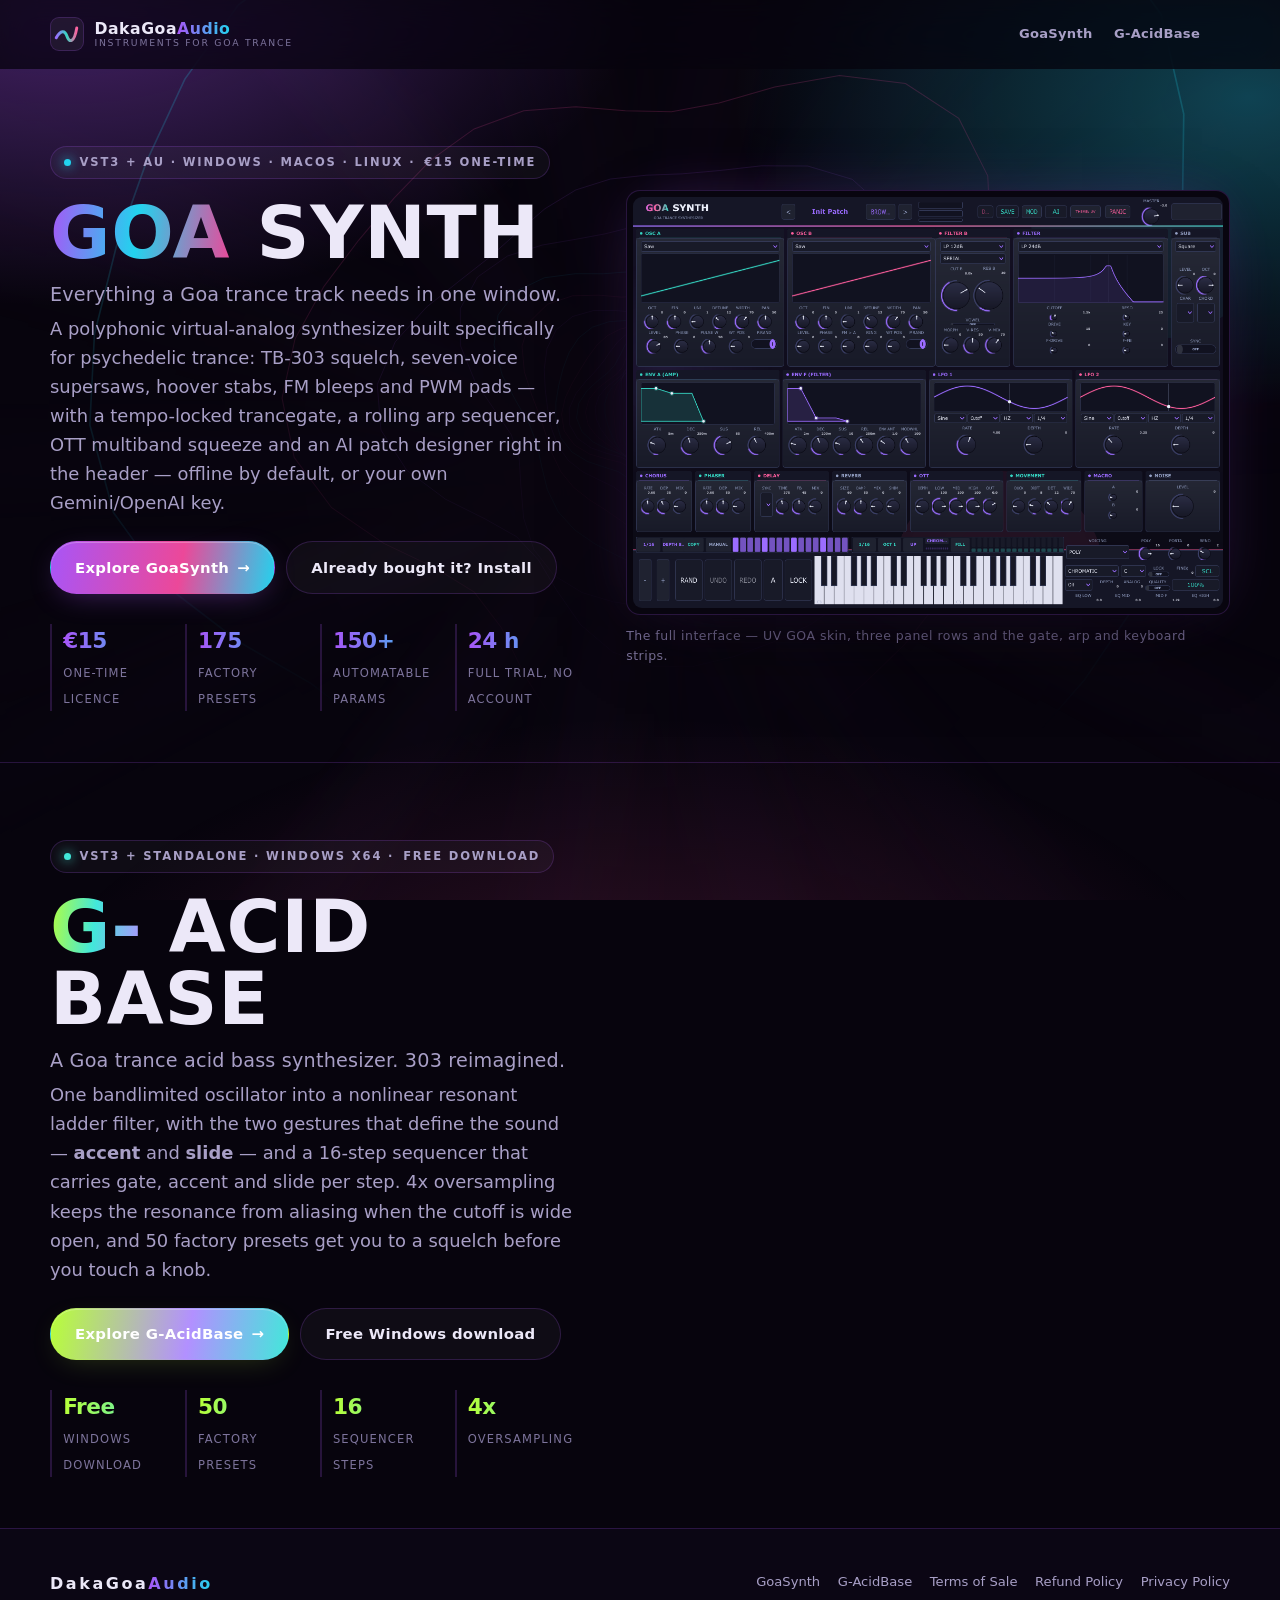
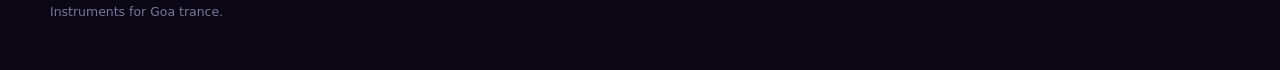
<file: docs/index.html>
<!DOCTYPE html>
<html lang="en" data-theme="uv">
<head>
<meta charset="utf-8">
<meta name="viewport" content="width=device-width, initial-scale=1">
<title>DakaGoaAudio — Goa trance instruments</title>
<meta name="description" content="Instruments for Goa trance by DakaGoaAudio. Explore GoaSynth, a complete psychedelic trance synthesizer, and G-AcidBase, a free acid bass instrument with a 16-step sequencer.">
<meta name="robots" content="index, follow, max-image-preview:large">
<link rel="canonical" href="https://dakagoa.github.io/GoaSynth/">
<meta property="og:type" content="website">
<meta property="og:site_name" content="DakaGoaAudio">
<meta property="og:url" content="https://dakagoa.github.io/GoaSynth/">
<meta property="og:locale" content="en">
<meta property="og:title" content="DakaGoaAudio — Goa trance instruments">
<meta property="og:description" content="Two instruments. One psychedelic playground. Discover GoaSynth and G-AcidBase.">
<meta property="og:image" content="https://dakagoa.github.io/GoaSynth/assets/ui-overview.png">
<meta property="og:image:alt" content="GoaSynth, one of the Goa trance instruments by DakaGoaAudio.">
<meta name="twitter:card" content="summary_large_image">
<meta name="twitter:title" content="DakaGoaAudio — Goa trance instruments">
<meta name="twitter:description" content="Discover GoaSynth and G-AcidBase: instruments for Goa trance.">
<meta name="twitter:image" content="https://dakagoa.github.io/GoaSynth/assets/ui-overview.png">
<meta name="twitter:image:alt" content="GoaSynth, one of the Goa trance instruments by DakaGoaAudio.">
<meta name="theme-color" content="#0b0714">
<link rel="icon" href="favicon.ico">
<link rel="apple-touch-icon" href="assets/icon_256.png">
<link rel="stylesheet" href="styles.css">
<script type="application/ld+json">
{
  "@context": "https://schema.org",
  "@graph": [
    {
      "@type": "WebSite",
      "@id": "https://dakagoa.github.io/GoaSynth/#website",
      "url": "https://dakagoa.github.io/GoaSynth/",
      "name": "DakaGoaAudio",
      "inLanguage": "en",
      "description": "Instruments for Goa trance: GoaSynth and G-AcidBase."
    },
    {
      "@type": "ItemList",
      "name": "DakaGoaAudio instruments",
      "itemListElement": [
        { "@type": "ListItem", "position": 1, "name": "GoaSynth", "url": "https://dakagoa.github.io/GoaSynth/goasynth/" },
        { "@type": "ListItem", "position": 2, "name": "G-AcidBase", "url": "https://dakagoa.github.io/GoaSynth/gacidbase/" }
      ]
    }
  ]
}
</script>
</head>
<body class="catalogue">
<div class="swirl" aria-hidden="true">
  <span class="swirl-layer swirl-a"></span>
  <span class="swirl-layer swirl-b"></span>
  <span class="swirl-glow"></span>
  <canvas class="tunnel" id="tunnel"></canvas>
</div>
<header class="topbar" id="topbar">
  <div class="wrap topbar-inner">
    <a class="brand" href="./" aria-label="DakaGoaAudio home">
      <span class="brand-mark" aria-hidden="true">
        <svg viewBox="0 0 512 512" width="26" height="26"><defs><linearGradient id="bm" x1="0" y1="0" x2="1" y2="0"><stop offset="0" stop-color="#9b6cff"/><stop offset=".5" stop-color="#36d6c3"/><stop offset="1" stop-color="#ff5f9e"/></linearGradient></defs><path d="M44 330C128 176 216 176 256 300s140 148 192-162" fill="none" stroke="url(#bm)" stroke-width="58" stroke-linecap="round"/></svg>
      </span>
      <span class="brand-text"><strong>DakaGoa<span>Audio</span></strong><em>Instruments for Goa trance</em></span>
    </a>
    <nav class="nav" id="nav" aria-label="Plugins">
      <a href="goasynth/">GoaSynth</a>
      <a href="gacidbase/">G-AcidBase</a>
    </nav>
    <div class="topbar-actions">
      <button class="burger" id="burger" aria-label="Menu" aria-expanded="false" aria-controls="nav"><span></span><span></span><span></span></button>
    </div>
  </div>
</header>
<main id="top">
  <h1 class="sr-only">DakaGoaAudio — instruments for Goa trance</h1>
  <section class="hero product-overview" id="goasynth" aria-labelledby="goasynth-title">
    <div class="wrap hero-grid">
      <div class="hero-copy">
        <p class="eyebrow"><span class="dot"></span> VST3 + AU · Windows · macOS · Linux · <b>€15 one-time</b></p>
        <h2 id="goasynth-title"><a href="goasynth/"><span class="grad">GOA</span> SYNTH</a><small>Everything a Goa trance track needs in one window.</small></h2>
        <p class="lede">A polyphonic virtual-analog synthesizer built specifically for psychedelic trance: TB-303 squelch, seven-voice supersaws, hoover stabs, FM bleeps and PWM pads — with a tempo-locked trancegate, a rolling arp sequencer, OTT multiband squeeze and an AI patch designer right in the header — offline by default, or your own Gemini/OpenAI key.</p>
        <div class="cta-row">
          <a class="btn btn-primary btn-lg" href="goasynth/">Explore GoaSynth <span aria-hidden="true">→</span></a>
          <a class="btn btn-outline btn-lg" href="goasynth/#install">Already bought it? Install</a>
        </div>
        <ul class="stat-strip">
          <li><b>€15</b><span>one-time licence</span></li>
          <li><b>175</b><span>factory presets</span></li>
          <li><b>150+</b><span>automatable params</span></li>
          <li><b>24 h</b><span>full trial, no account</span></li>
        </ul>
      </div>
      <figure class="hero-shot">
        <a class="shot-frame product-image-link" href="goasynth/" aria-label="Explore GoaSynth: features, pricing and installation">
          <img src="assets/ui-overview.png" width="1120" height="780" alt="GoaSynth in its UV GOA skin: oscillators, filters, modulation, effects, trancegate, arp and keyboard.">
        </a>
        <figcaption>The full interface — UV GOA skin, three panel rows and the gate, arp and keyboard strips.</figcaption>
      </figure>
    </div>
  </section>
  <section class="hero product-overview acid-overview" id="gacidbase" aria-labelledby="gacidbase-title">
    <div class="wrap hero-grid">
      <div class="hero-copy">
        <p class="eyebrow"><span class="dot"></span> VST3 + standalone · Windows x64 · <b>free download</b></p>
        <h2 id="gacidbase-title"><a href="gacidbase/"><span class="grad">G-</span> ACID BASE</a><small>A Goa trance acid bass synthesizer. 303 reimagined.</small></h2>
        <p class="lede">One bandlimited oscillator into a nonlinear resonant ladder filter, with the two gestures that define the sound — <b>accent</b> and <b>slide</b> — and a 16-step sequencer that carries gate, accent and slide per step. 4x oversampling keeps the resonance from aliasing when the cutoff is wide open, and 50 factory presets get you to a squelch before you touch a knob.</p>
        <div class="cta-row">
          <a class="btn btn-primary btn-lg" href="gacidbase/">Explore G-AcidBase <span aria-hidden="true">→</span></a>
          <a class="btn btn-outline btn-lg" href="gacidbase/#download">Free Windows download</a>
        </div>
        <ul class="stat-strip">
          <li><b>Free</b><span>Windows download</span></li>
          <li><b>50</b><span>factory presets</span></li>
          <li><b>16</b><span>sequencer steps</span></li>
          <li><b>4x</b><span>oversampling</span></li>
        </ul>
      </div>
      <figure class="hero-shot">
        <a class="shot-frame product-image-link" href="gacidbase/" aria-label="Explore G-AcidBase: features, specifications and download">
          <img src="assets/gacidbase-ui.png" width="1280" height="940" loading="lazy" alt="G-AcidBase with synthesis, distortion, reverb, output controls and its 16-step acid sequencer.">
        </a>
        <figcaption>The whole instrument in one window — synthesis, distortion, space, output and the 16-step sequencer.</figcaption>
      </figure>
    </div>
  </section>
</main>
<footer class="footer">
  <div class="wrap footer-inner">
    <div class="footer-brand"><strong>DakaGoa<span>Audio</span></strong><p>Instruments for Goa trance.</p></div>
    <nav class="footer-nav" aria-label="Footer">
      <a href="goasynth/">GoaSynth</a>
      <a href="gacidbase/">G-AcidBase</a>
      <a href="legal/terms.html">Terms of Sale</a>
      <a href="legal/refunds.html">Refund Policy</a>
      <a href="legal/privacy.html">Privacy Policy</a>
    </nav>
  </div>
</footer>
<script src="app.js"></script>
</body>
</html>
</file>
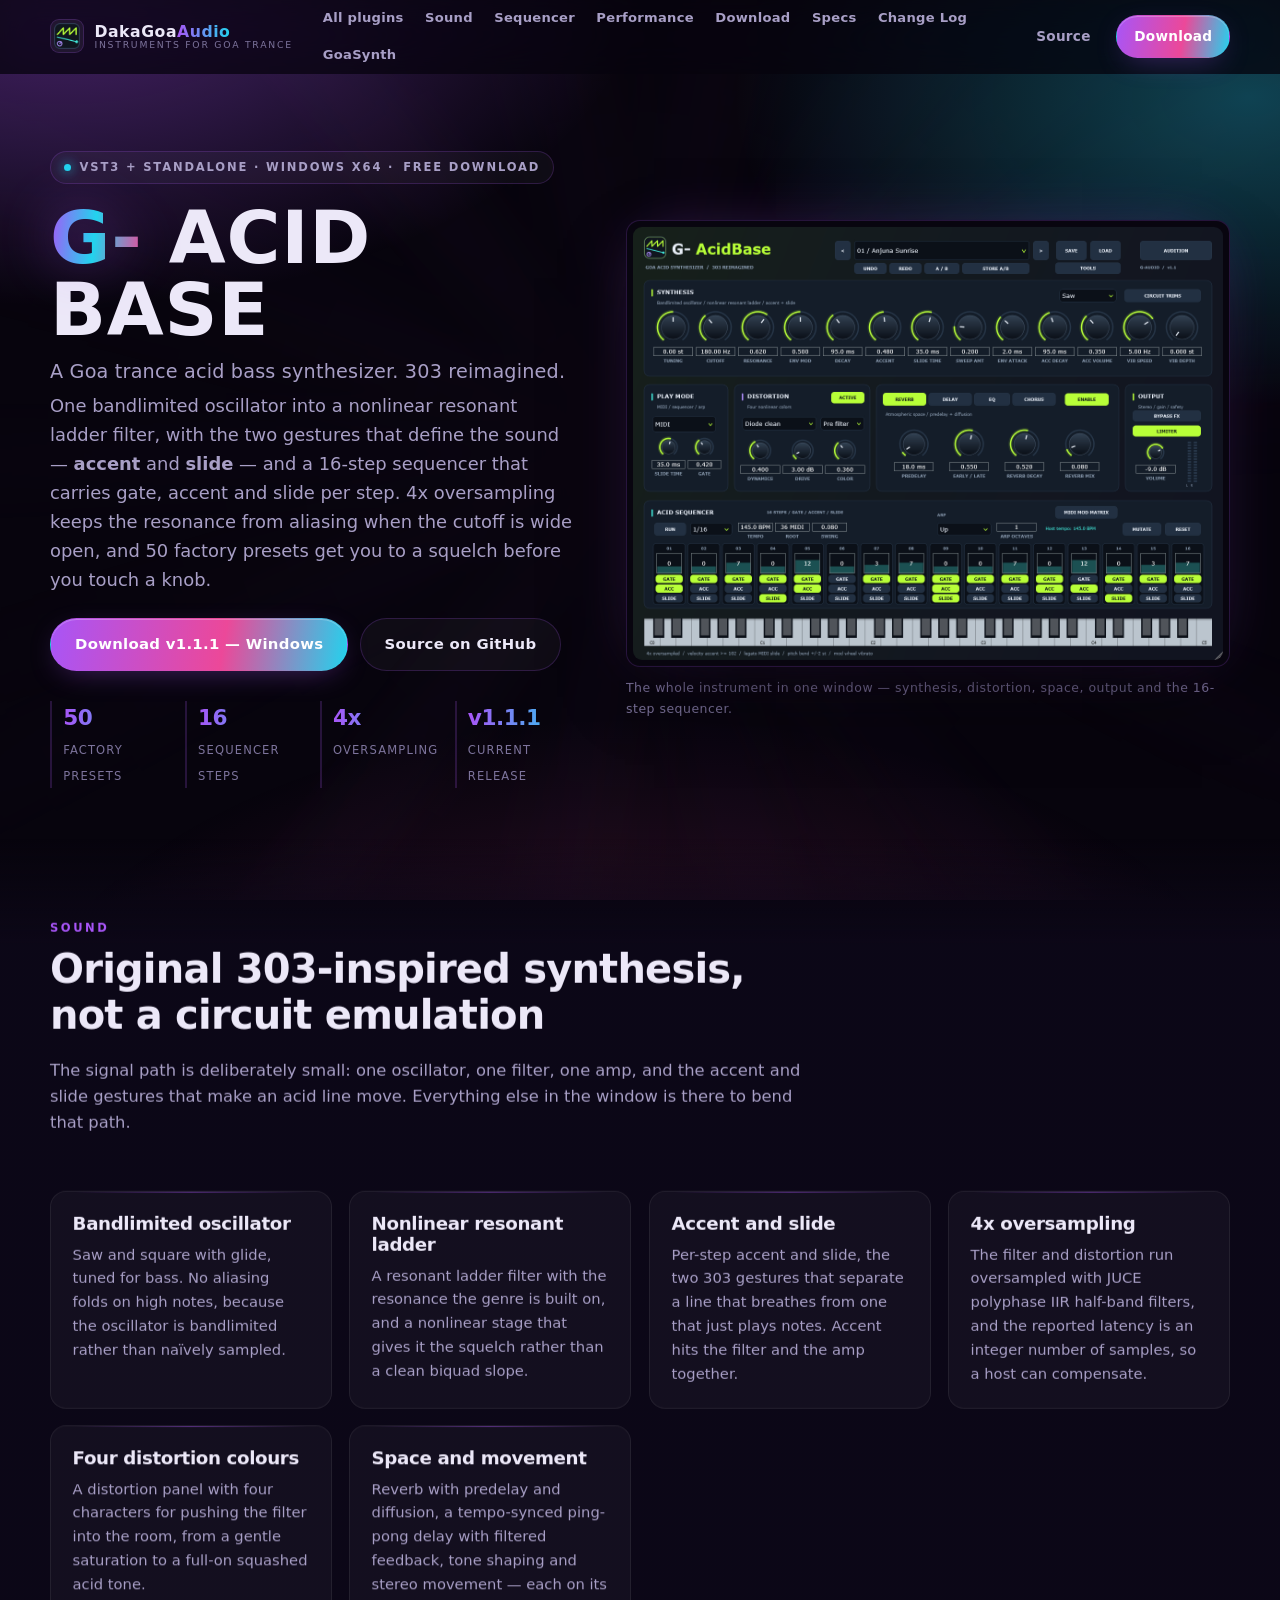
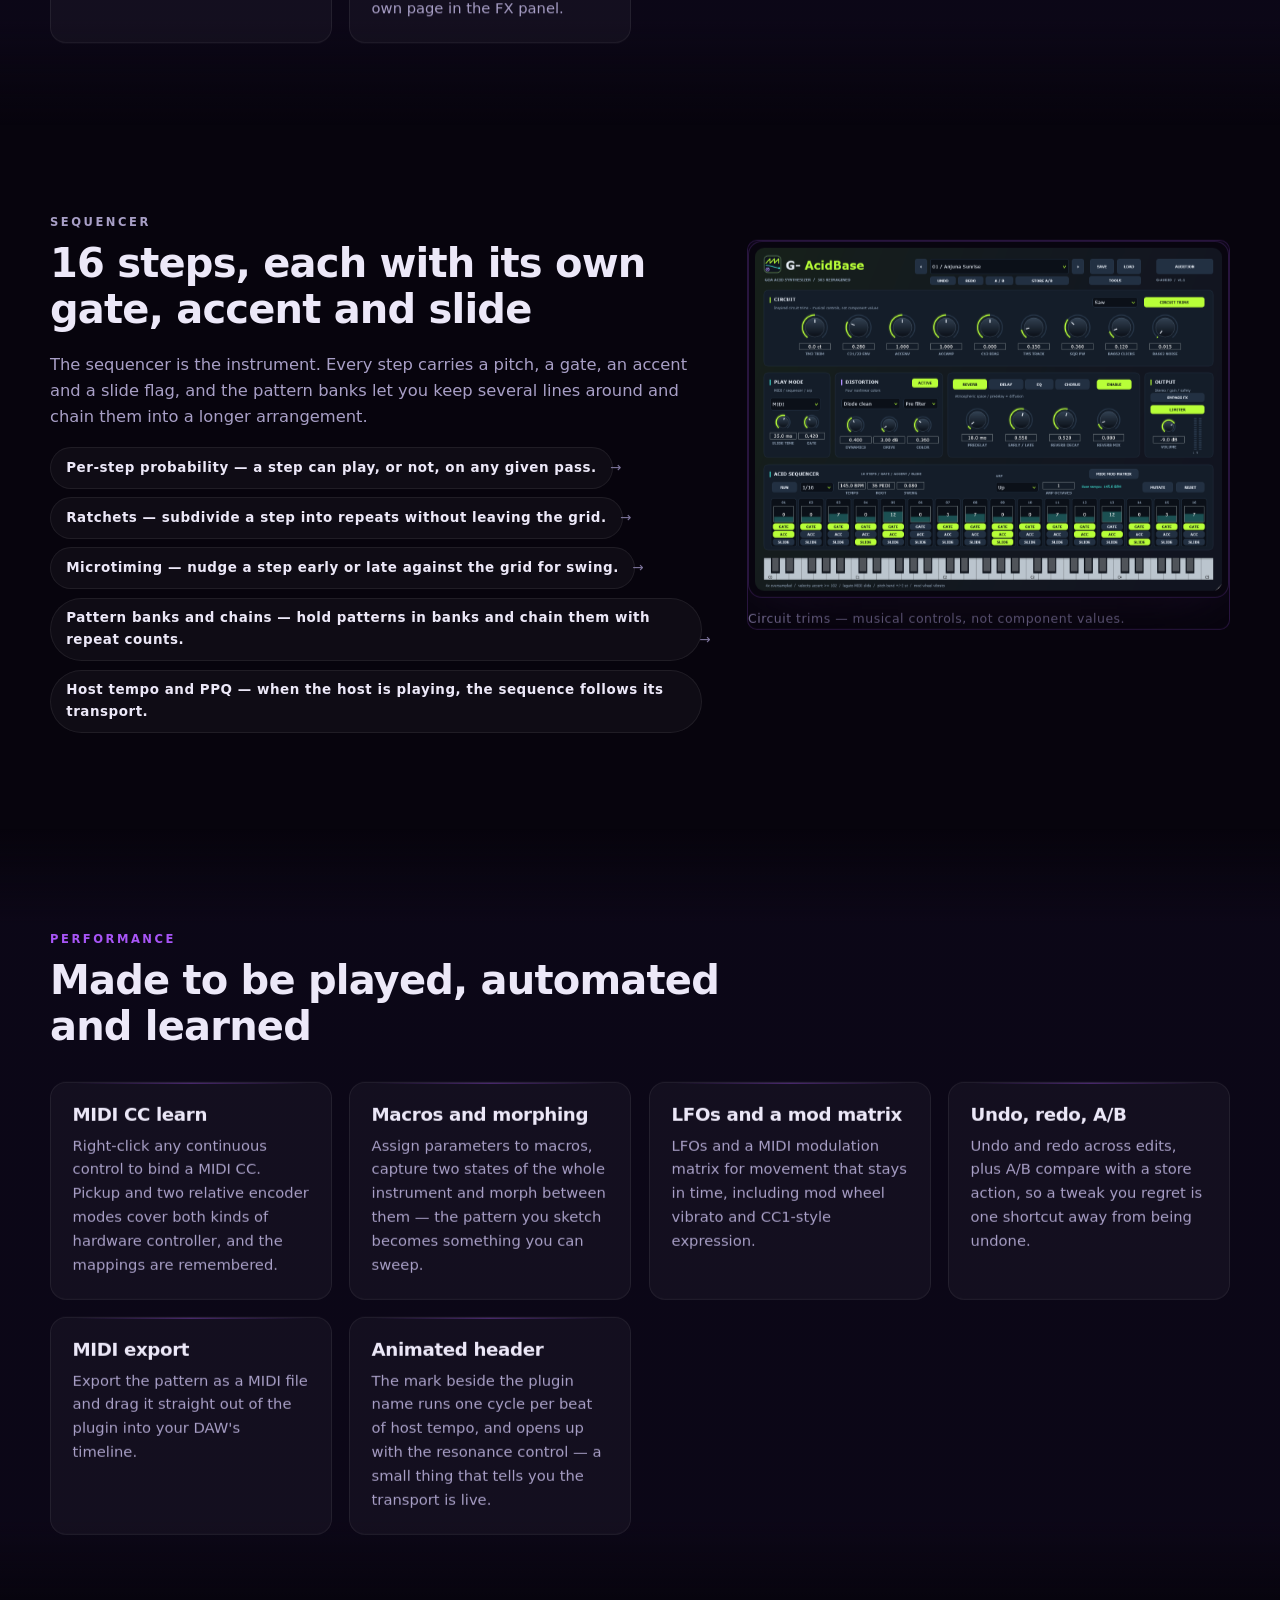
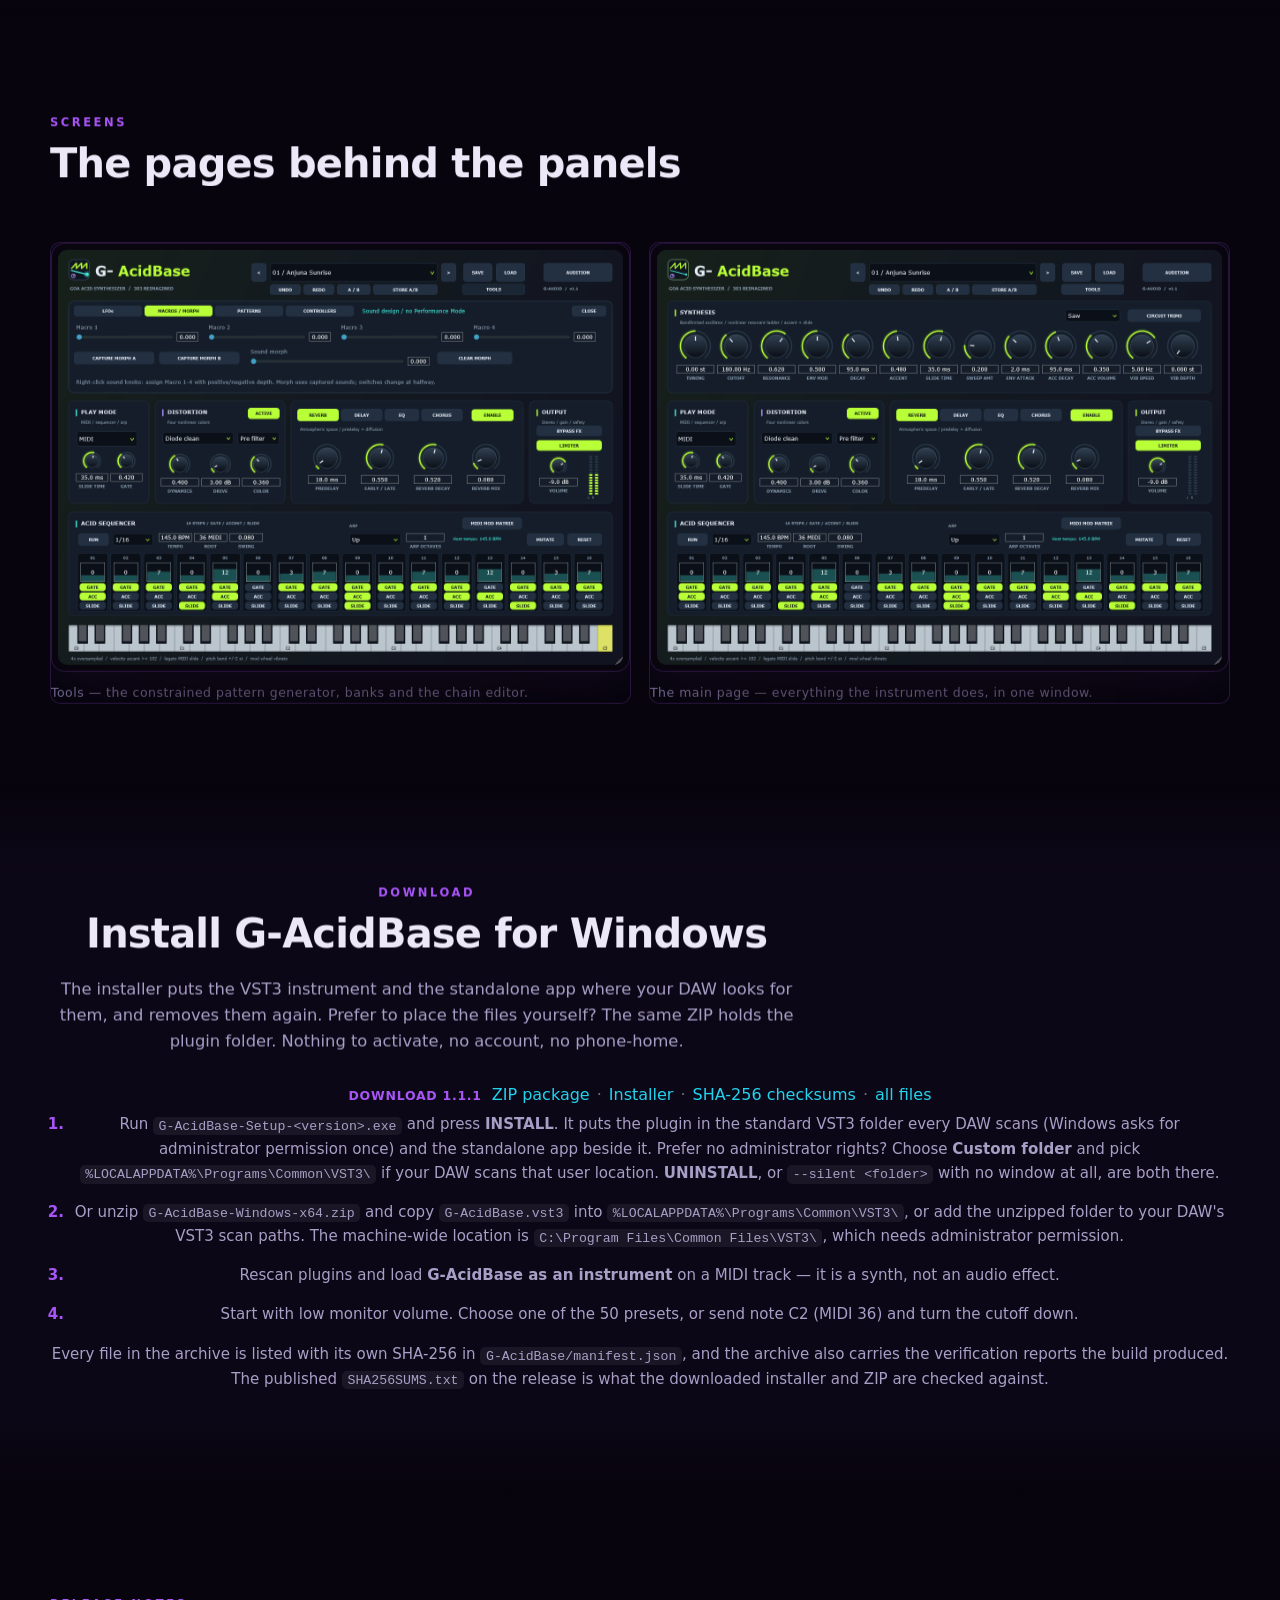
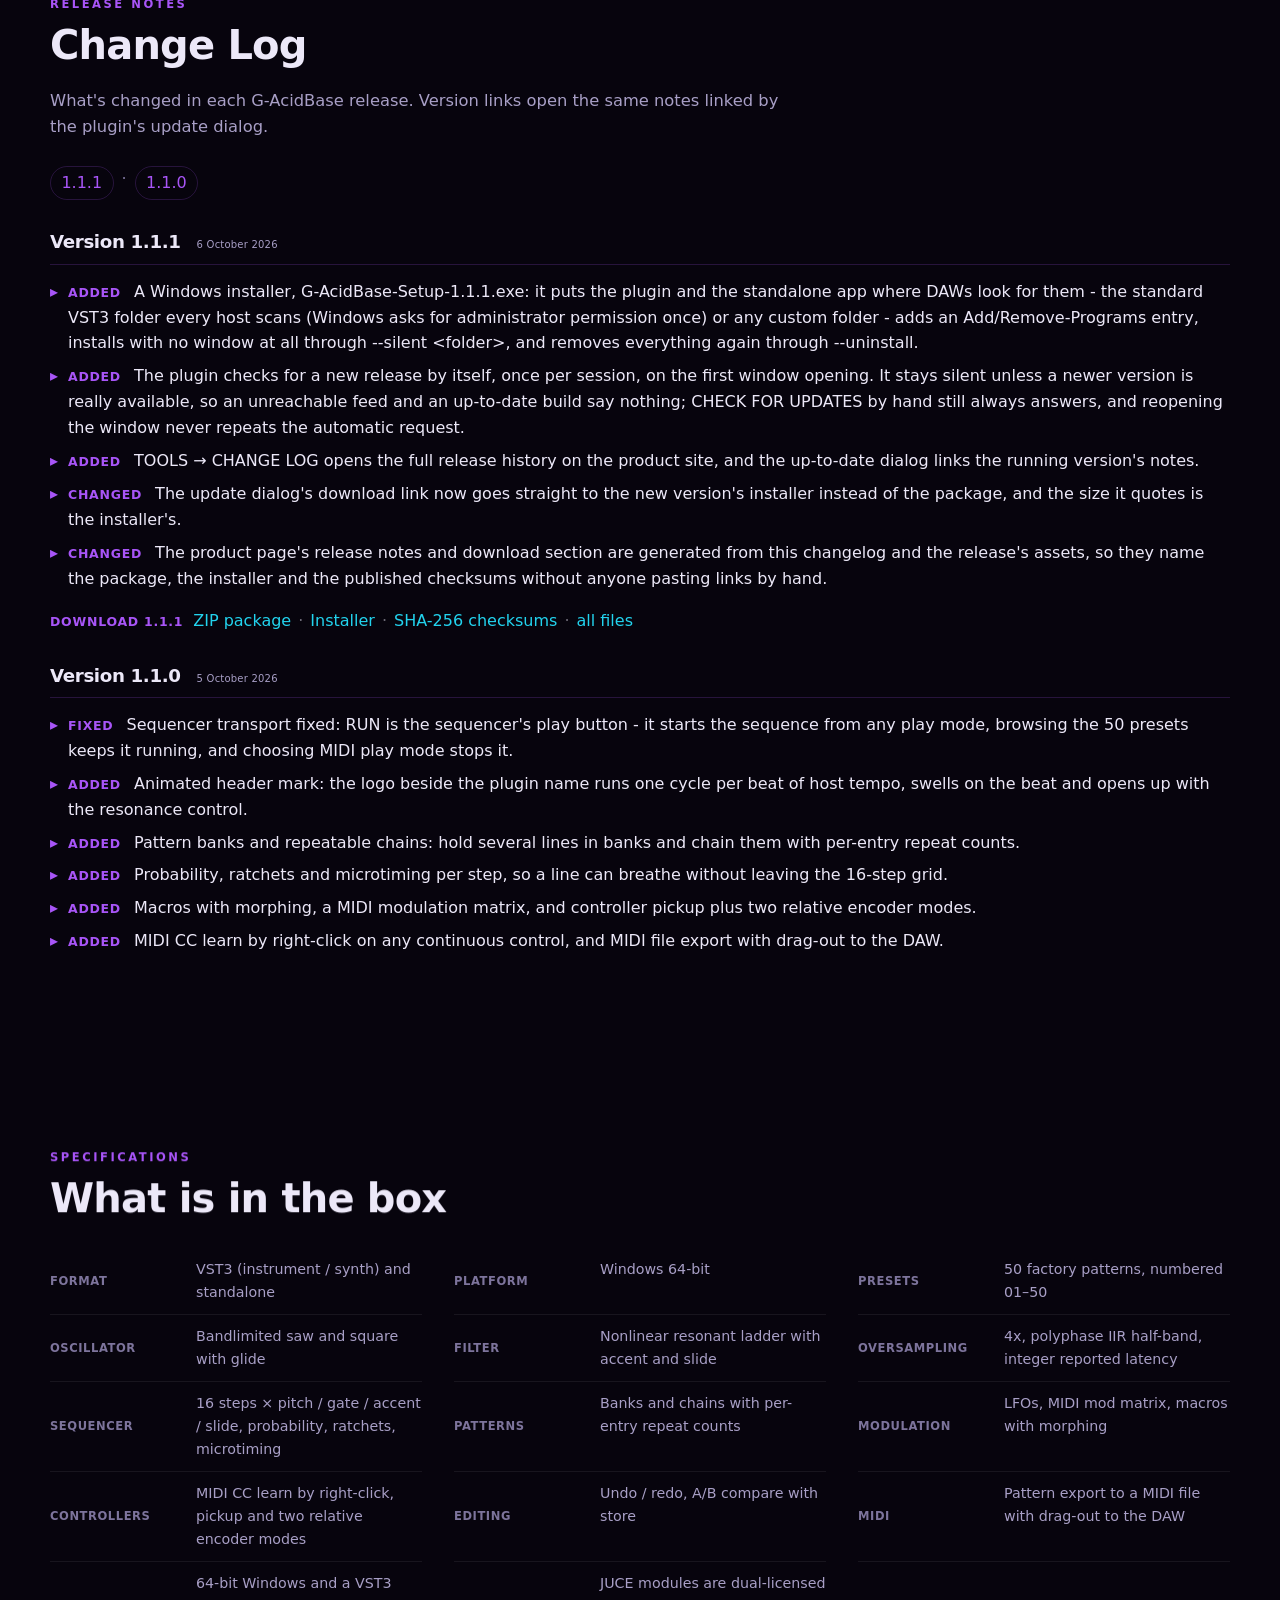
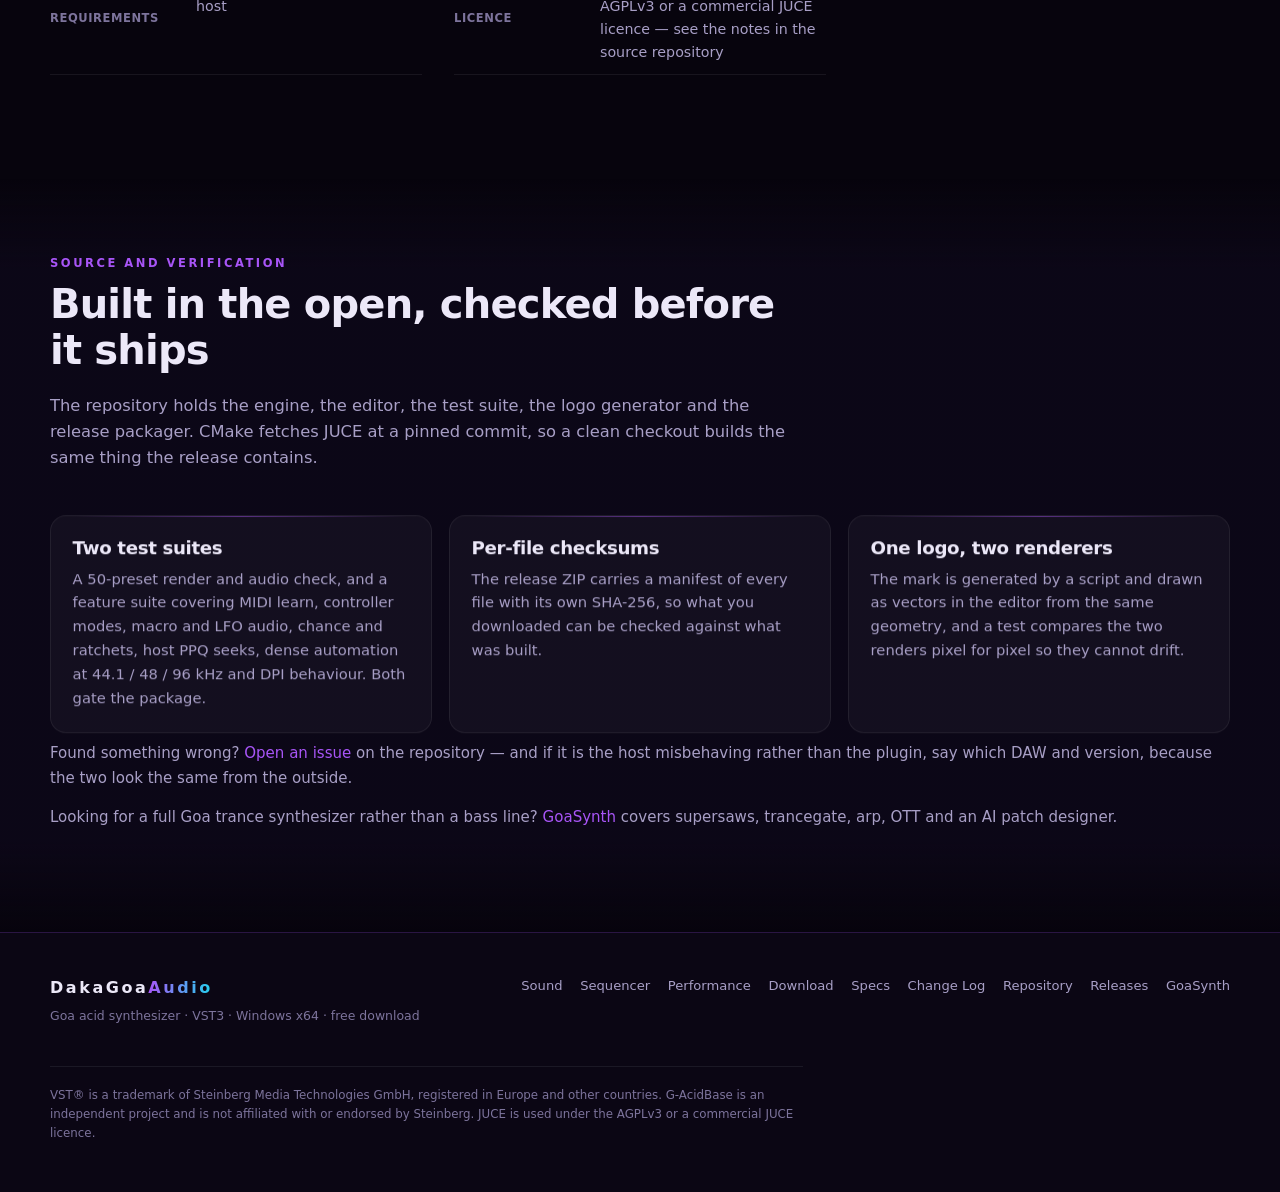
<file: docs/gacidbase/index.html>
<!DOCTYPE html>
<html lang="en" data-theme="uv">
<head>
<meta charset="utf-8">
<meta name="viewport" content="width=device-width, initial-scale=1">
<title>G-AcidBase — Goa Acid Bass VST3 · free download | DakaGoaAudio</title>
<meta name="description" content="G-AcidBase is a 4x oversampled acid bass synthesizer for Goa trance: a bandlimited oscillator into a nonlinear resonant ladder filter, accent and slide, a 16-step sequencer with gate, accent and slide per step, pattern banks and chains, LFOs, probability and ratchets. 50 factory presets, Windows VST3 and standalone, free download.">
<meta name="robots" content="index, follow, max-image-preview:large">

<!-- One canonical spelling of this page's address. tools/make-site-index.py reads
     every canonical link under docs/ and writes robots.txt, sitemap.xml and the
     absolute URLs in each head from them, so this line is where the page says
     where it lives. -->
<link rel="canonical" href="https://dakagoa.github.io/GoaSynth/gacidbase/">

<meta property="og:type" content="website">
<meta property="og:site_name" content="DakaGoaAudio">
<meta property="og:url" content="https://dakagoa.github.io/GoaSynth/gacidbase/">
<meta property="og:locale" content="en">
<meta property="og:title" content="G-AcidBase — Goa Acid Bass VST3">
<meta property="og:description" content="4x oversampled acid bass for Goa trance: bandlimited oscillator into a resonant ladder filter, accent and slide, a 16-step sequencer with per-step gate, accent and slide, pattern banks, LFOs, probability and ratchets. 50 factory presets, free for Windows.">
<meta property="og:image" content="https://dakagoa.github.io/GoaSynth/assets/gacidbase-ui.png">
<meta property="og:image:type" content="image/png">
<meta property="og:image:width" content="1280">
<meta property="og:image:height" content="940">
<meta property="og:image:alt" content="The G-AcidBase interface with its synthesis controls and 16-step acid sequencer.">
<meta name="twitter:card" content="summary_large_image">
<meta name="twitter:title" content="G-AcidBase — Goa Acid Bass VST3">
<meta name="twitter:description" content="4x oversampled acid bass for Goa trance: resonant ladder filter, accent and slide, 16-step sequencer with gate, accent and slide per step, 50 factory presets. Free for Windows.">
<meta name="twitter:image" content="https://dakagoa.github.io/GoaSynth/assets/gacidbase-ui.png">
<meta name="twitter:image:alt" content="The G-AcidBase interface with its synthesis controls and 16-step acid sequencer.">
<meta name="theme-color" content="#0b0714">
<link rel="icon" href="../favicon.ico">
<link rel="apple-touch-icon" href="../assets/icon_256.png">
<link rel="stylesheet" href="../styles.css">

<!-- Structured data. The WebSite node names the site root, which is the address
     tools/make-site-index.py re-roots the other URLs in this block against; the
     SoftwareApplication node is this page's own product. Both state facts the
     visible page states: what it runs on, what it costs, what it does. -->
<script type="application/ld+json">
{
  "@context": "https://schema.org",
  "@graph": [
    {
      "@type": "WebSite",
      "@id": "https://dakagoa.github.io/GoaSynth/#website",
      "url": "https://dakagoa.github.io/GoaSynth/",
      "name": "DakaGoaAudio",
      "inLanguage": "en",
      "description": "DakaGoaAudio — instruments for Goa trance: GoaSynth and G-AcidBase."
    },
    {
      "@type": "SoftwareApplication",
      "@id": "https://dakagoa.github.io/GoaSynth/gacidbase/#software",
      "name": "G-AcidBase",
      "applicationCategory": "MultimediaApplication",
      "applicationSubCategory": "Audio plugin (VST3)",
      "operatingSystem": "Windows",
      "softwareRequirements": "A VST3 host on 64-bit Windows — FL Studio, Ableton Live, Bitwig Studio, REAPER, Cubase",
      "url": "https://dakagoa.github.io/GoaSynth/gacidbase/",
      "image": "https://dakagoa.github.io/GoaSynth/assets/gacidbase-ui.png",
      "screenshot": [
        "https://dakagoa.github.io/GoaSynth/assets/gacidbase-ui.png",
        "https://dakagoa.github.io/GoaSynth/assets/gacidbase-circuit.png",
        "https://dakagoa.github.io/GoaSynth/assets/gacidbase-tools.png"
      ],
      "description": "A 4x oversampled acid bass synthesizer built for Goa trance: a bandlimited oscillator into a nonlinear resonant ladder filter with accent and slide, a 16-step sequencer with gate, accent and slide per step, pattern banks and chains, LFOs, probability, ratchets and microtiming, a MIDI modulation matrix, macros with morphing, controller pickup and relative encoder modes, undo/redo and A/B compare, MIDI CC learn by right-click and MIDI file export by drag. 50 factory presets.",
      "featureList": [
        "Bandlimited oscillator into a nonlinear resonant ladder filter, accent and slide",
        "4x oversampling with reported integer latency",
        "16-step sequencer with gate, accent and slide per step",
        "Pattern banks and pattern chains",
        "LFOs, probability, ratchets and microtiming per step",
        "MIDI modulation matrix and macros with morphing",
        "Controller pickup and relative encoder modes, undo/redo and A/B compare",
        "MIDI CC learn by right-click, MIDI file export by drag",
        "50 factory presets and an animated header mark"
      ],
      "offers": {
        "@type": "Offer",
        "url": "https://dakagoa.github.io/GoaSynth/gacidbase/#download",
        "price": "0.00",
        "priceCurrency": "EUR",
        "availability": "https://schema.org/InStock",
        "description": "Free download of the Windows x64 VST3 and standalone, with 50 factory presets."
      }
    }
  ]
}
</script>
</head>
<body>

<div class="swirl" aria-hidden="true">
  <span class="swirl-layer swirl-a"></span>
  <span class="swirl-layer swirl-b"></span>
  <span class="swirl-glow"></span>
</div>

<header class="topbar" id="topbar">
  <div class="wrap topbar-inner">
    <a class="brand" href="../" aria-label="DakaGoaAudio home">
      <span class="brand-mark" aria-hidden="true">
        <img src="../assets/gacidbase-logo.png" width="26" height="26" alt="">
      </span>
      <span class="brand-text">
        <strong>DakaGoa<span>Audio</span></strong>
        <em>Instruments for Goa trance</em>
      </span>
    </a>
    <nav class="nav" id="nav" aria-label="Sections">
      <a href="../">All plugins</a>
      <a href="#sound">Sound</a>
      <a href="#sequencer">Sequencer</a>
      <a href="#performance">Performance</a>
      <a href="#download">Download</a>
      <a href="#specs">Specs</a>
      <a href="#changelog">Change Log</a>
      <a href="../goasynth/">GoaSynth</a>
    </nav>
    <div class="topbar-actions">
      <a class="btn btn-ghost" href="https://github.com/DakaGoa/G-AcidBase" target="_blank" rel="noopener">Source</a>
      <a class="btn btn-primary" href="#download">Download</a>
      <button class="burger" id="burger" aria-label="Menu" aria-expanded="false" aria-controls="nav">
        <span></span><span></span><span></span>
      </button>
    </div>
  </div>
</header>

<main id="top">

  <!-- ================= HERO ================= -->
  <section class="hero">
    <div class="wrap hero-grid">
      <div class="hero-copy">
        <p class="eyebrow"><span class="dot"></span> VST3 + standalone · Windows x64 · <b>free download</b></p>
        <h1>
          <span class="grad">G-</span> ACID BASE
          <small>A Goa trance acid bass synthesizer. 303 reimagined.</small>
        </h1>
        <p class="lede">
          One bandlimited oscillator into a nonlinear resonant ladder filter, with the two
          gestures that define the sound — <b>accent</b> and <b>slide</b> — and a 16-step sequencer
          that carries gate, accent and slide per step. 4x oversampling keeps the resonance from
          aliasing when the cutoff is wide open, and 50 factory presets get you to a squelch
          before you touch a knob.
        </p>
        <div class="cta-row">
          <!-- gacidbase-cta:begin -->
          <a class="btn btn-primary btn-lg" href="https://github.com/DakaGoa/G-AcidBase/releases/download/v1.1.1/G-AcidBase-Setup-1.1.1.exe">Download v1.1.1 — Windows</a>
          <!-- gacidbase-cta:end -->
          <a class="btn btn-outline btn-lg" href="https://github.com/DakaGoa/G-AcidBase" target="_blank" rel="noopener">Source on GitHub</a>
        </div>
        <ul class="stat-strip">
          <li><b>50</b><span>factory presets</span></li>
          <li><b>16</b><span>sequencer steps</span></li>
          <li><b>4x</b><span>oversampling</span></li>
          <!-- gacidbase-version:begin -->
          <li><b>v1.1.1</b><span>current release</span></li>
          <!-- gacidbase-version:end -->
        </ul>
      </div>

      <figure class="hero-shot">
        <div class="shot-frame">
          <img src="../assets/gacidbase-ui.png" alt="The G-AcidBase interface: a header with the plugin logo and name, a synthesis panel with cutoff, resonance, envelope modulation, decay and accent knobs, a distortion panel, a reverb panel with an XY pad, an output panel with gain and limiting, a 16-step sequencer strip with pitch, gate, accent and slide per step, and an on-screen keyboard at the bottom.">
        </div>
        <figcaption>The whole instrument in one window — synthesis, distortion, space, output and the 16-step sequencer.</figcaption>
      </figure>
    </div>
  </section>

  <!-- ================= SOUND ================= -->
  <section class="section alt" id="sound">
    <div class="wrap">
      <header class="section-head">
        <p class="kicker">Sound</p>
        <h2>Original 303-inspired synthesis, not a circuit emulation</h2>
        <p class="section-lede">
          The signal path is deliberately small: one oscillator, one filter, one amp, and the
          accent and slide gestures that make an acid line move. Everything else in the window
          is there to bend that path.
        </p>
      </header>

      <div class="card-grid">
        <article class="card">
          <h3>Bandlimited oscillator</h3>
          <p>Saw and square with glide, tuned for bass. No aliasing folds on high notes, because
             the oscillator is bandlimited rather than naïvely sampled.</p>
        </article>
        <article class="card">
          <h3>Nonlinear resonant ladder</h3>
          <p>A resonant ladder filter with the resonance the genre is built on, and a nonlinear
             stage that gives it the squelch rather than a clean biquad slope.</p>
        </article>
        <article class="card">
          <h3>Accent and slide</h3>
          <p>Per-step accent and slide, the two 303 gestures that separate a line that breathes
             from one that just plays notes. Accent hits the filter and the amp together.</p>
        </article>
        <article class="card">
          <h3>4x oversampling</h3>
          <p>The filter and distortion run oversampled with JUCE polyphase IIR half-band filters,
             and the reported latency is an integer number of samples, so a host can compensate.</p>
        </article>
        <article class="card">
          <h3>Four distortion colours</h3>
          <p>A distortion panel with four characters for pushing the filter into the room, from a
             gentle saturation to a full-on squashed acid tone.</p>
        </article>
        <article class="card">
          <h3>Space and movement</h3>
          <p>Reverb with predelay and diffusion, a tempo-synced ping-pong delay with filtered
             feedback, tone shaping and stereo movement — each on its own page in the FX panel.</p>
        </article>
      </div>
    </div>
  </section>

  <!-- ================= SEQUENCER ================= -->
  <section class="section" id="sequencer">
    <div class="wrap">
      <div class="split">
        <div class="split-text">
          <p class="kicker">Sequencer</p>
          <h2>16 steps, each with its own gate, accent and slide</h2>
          <p class="section-lede">
            The sequencer is the instrument. Every step carries a pitch, a gate, an accent and a
            slide flag, and the pattern banks let you keep several lines around and chain them
            into a longer arrangement.
          </p>
          <ul class="chain">
            <li><b>Per-step probability</b> — a step can play, or not, on any given pass.</li>
            <li><b>Ratchets</b> — subdivide a step into repeats without leaving the grid.</li>
            <li><b>Microtiming</b> — nudge a step early or late against the grid for swing.</li>
            <li><b>Pattern banks and chains</b> — hold patterns in banks and chain them with repeat counts.</li>
            <li><b>Host tempo and PPQ</b> — when the host is playing, the sequence follows its transport.</li>
          </ul>
        </div>
        <div class="split-side">
          <figure class="shot">
            <div class="shot-frame">
              <img src="../assets/gacidbase-circuit.png" alt="The G-AcidBase circuit trims page: additional filter and amplifier trim controls laid out in the same panel grid as the main interface.">
            </div>
            <figcaption>Circuit trims — musical controls, not component values.</figcaption>
          </figure>
        </div>
      </div>
    </div>
  </section>

  <!-- ================= PERFORMANCE ================= -->
  <section class="section alt" id="performance">
    <div class="wrap">
      <header class="section-head">
        <p class="kicker">Performance</p>
        <h2>Made to be played, automated and learned</h2>
      </header>

      <div class="card-grid">
        <article class="card">
          <h3>MIDI CC learn</h3>
          <p>Right-click any continuous control to bind a MIDI CC. Pickup and two relative encoder
             modes cover both kinds of hardware controller, and the mappings are remembered.</p>
        </article>
        <article class="card">
          <h3>Macros and morphing</h3>
          <p>Assign parameters to macros, capture two states of the whole instrument and morph
             between them — the pattern you sketch becomes something you can sweep.</p>
        </article>
        <article class="card">
          <h3>LFOs and a mod matrix</h3>
          <p>LFOs and a MIDI modulation matrix for movement that stays in time, including mod
             wheel vibrato and CC1-style expression.</p>
        </article>
        <article class="card">
          <h3>Undo, redo, A/B</h3>
          <p>Undo and redo across edits, plus A/B compare with a store action, so a tweak you
             regret is one shortcut away from being undone.</p>
        </article>
        <article class="card">
          <h3>MIDI export</h3>
          <p>Export the pattern as a MIDI file and drag it straight out of the plugin into your
             DAW's timeline.</p>
        </article>
        <article class="card">
          <h3>Animated header</h3>
          <p>The mark beside the plugin name runs one cycle per beat of host tempo, and opens up
             with the resonance control — a small thing that tells you the transport is live.</p>
        </article>
      </div>
    </div>
  </section>

  <!-- ================= SHOTS ================= -->
  <section class="section" id="shots">
    <div class="wrap">
      <header class="section-head">
        <p class="kicker">Screens</p>
        <h2>The pages behind the panels</h2>
      </header>
      <div class="two-col">
        <figure class="shot">
          <div class="shot-frame">
            <img src="../assets/gacidbase-tools.png" alt="The G-AcidBase tools page showing the pattern generator with scale, density and variation controls, pattern banks and the pattern chain editor.">
          </div>
          <figcaption>Tools — the constrained pattern generator, banks and the chain editor.</figcaption>
        </figure>
        <figure class="shot">
          <div class="shot-frame">
            <img src="../assets/gacidbase-ui.png" alt="The main G-AcidBase interface with the synthesis, distortion, FX and output panels and the 16-step sequencer.">
          </div>
          <figcaption>The main page — everything the instrument does, in one window.</figcaption>
        </figure>
      </div>
    </div>
  </section>

  <!-- ================= DOWNLOAD ================= -->
  <section class="section alt cta" id="download">
    <div class="wrap">
      <header class="section-head">
        <p class="kicker">Download</p>
        <h2>Install G-AcidBase for Windows</h2>
        <p class="section-lede">
          The installer puts the VST3 instrument and the standalone app where your DAW looks for them,
          and removes them again. Prefer to place the files yourself? The same ZIP holds the plugin folder.
          Nothing to activate, no account, no phone-home.
        </p>
      </header>

      <!-- gacidbase-download:begin -->
      <p class="release-downloads"><span class="dl-label">Download 1.1.1</span><a href="https://github.com/DakaGoa/G-AcidBase/releases/download/v1.1.1/G-AcidBase-Windows-x64.zip">ZIP package</a><span class="sep">·</span><a href="https://github.com/DakaGoa/G-AcidBase/releases/download/v1.1.1/G-AcidBase-Setup-1.1.1.exe">Installer</a><span class="sep">·</span><a href="https://github.com/DakaGoa/G-AcidBase/releases/download/v1.1.1/SHA256SUMS.txt">SHA-256 checksums</a><span class="sep">·</span><a href="https://github.com/DakaGoa/G-AcidBase/releases/tag/v1.1.1">all files</a></p>
      <!-- gacidbase-download:end -->

      <ol class="steps">
        <li>Run <code>G-AcidBase-Setup-&lt;version&gt;.exe</code> and press <b>INSTALL</b>. It puts the plugin in the standard VST3 folder every DAW scans (Windows asks for administrator permission once) and the standalone app beside it. Prefer no administrator rights? Choose <b>Custom folder</b> and pick <code>%LOCALAPPDATA%\Programs\Common\VST3\</code> if your DAW scans that user location. <b>UNINSTALL</b>, or <code>--silent &lt;folder&gt;</code> with no window at all, are both there.</li>
        <li>Or unzip <code>G-AcidBase-Windows-x64.zip</code> and copy <code>G-AcidBase.vst3</code> into <code>%LOCALAPPDATA%\Programs\Common\VST3\</code>, or add the unzipped folder to your DAW's VST3 scan paths. The machine-wide location is <code>C:\Program Files\Common Files\VST3\</code>, which needs administrator permission.</li>
        <li>Rescan plugins and load <b>G-AcidBase as an instrument</b> on a MIDI track — it is a synth, not an audio effect.</li>
        <li>Start with low monitor volume. Choose one of the 50 presets, or send note C2 (MIDI 36) and turn the cutoff down.</li>
      </ol>

      <p class="note">
        Every file in the archive is listed with its own SHA-256 in <code>G-AcidBase/manifest.json</code>,
        and the archive also carries the verification reports the build produced. The published
        <code>SHA256SUMS.txt</code> on the release is what the downloaded installer and ZIP are checked against.
      </p>
    </div>
  </section>

  <!-- ================= CHANGE LOG ================= -->
  <section class="section" id="changelog" aria-labelledby="changelog-title">
    <div class="wrap">
      <header class="section-head">
        <p class="kicker">Release notes</p>
        <h2 id="changelog-title">Change Log</h2>
        <p class="section-lede">What's changed in each G-AcidBase release. Version links open the same notes linked by the plugin's update dialog.</p>
      </header>
      <!-- Generated from tools/gacidbase/CHANGELOG.md. Edit the changelog, not this block. -->
      <!-- gacidbase-changelog:begin -->
      <nav class="release-versions" aria-label="Release versions"><a href="#v1.1.1">1.1.1</a> · <a href="#v1.1.0">1.1.0</a></nav>
      <article class="release-entry" aria-labelledby="v1.1.1">
        <h3 id="v1.1.1"><a href="#v1.1.1">Version 1.1.1</a> <time class="ver-date" datetime="2026-10-06">6 October 2026</time></h3>
        <ul class="changelog">
          <li><span class="cat">Added</span> A Windows installer, G-AcidBase-Setup-1.1.1.exe: it puts the plugin and the standalone app where DAWs look for them - the standard VST3 folder every host scans (Windows asks for administrator permission once) or any custom folder - adds an Add/Remove-Programs entry, installs with no window at all through --silent &lt;folder&gt;, and removes everything again through --uninstall.</li>
          <li><span class="cat">Added</span> The plugin checks for a new release by itself, once per session, on the first window opening. It stays silent unless a newer version is really available, so an unreachable feed and an up-to-date build say nothing; CHECK FOR UPDATES by hand still always answers, and reopening the window never repeats the automatic request.</li>
          <li><span class="cat">Added</span> TOOLS → CHANGE LOG opens the full release history on the product site, and the up-to-date dialog links the running version&#x27;s notes.</li>
          <li><span class="cat">Changed</span> The update dialog&#x27;s download link now goes straight to the new version&#x27;s installer instead of the package, and the size it quotes is the installer&#x27;s.</li>
          <li><span class="cat">Changed</span> The product page&#x27;s release notes and download section are generated from this changelog and the release&#x27;s assets, so they name the package, the installer and the published checksums without anyone pasting links by hand.</li>
        </ul>
        <p class="release-downloads"><span class="dl-label">Download 1.1.1</span><a href="https://github.com/DakaGoa/G-AcidBase/releases/download/v1.1.1/G-AcidBase-Windows-x64.zip">ZIP package</a><span class="sep">·</span><a href="https://github.com/DakaGoa/G-AcidBase/releases/download/v1.1.1/G-AcidBase-Setup-1.1.1.exe">Installer</a><span class="sep">·</span><a href="https://github.com/DakaGoa/G-AcidBase/releases/download/v1.1.1/SHA256SUMS.txt">SHA-256 checksums</a><span class="sep">·</span><a href="https://github.com/DakaGoa/G-AcidBase/releases/tag/v1.1.1">all files</a></p>
      </article>
      <article class="release-entry" aria-labelledby="v1.1.0">
        <h3 id="v1.1.0"><a href="#v1.1.0">Version 1.1.0</a> <time class="ver-date" datetime="2026-10-05">5 October 2026</time></h3>
        <ul class="changelog">
          <li><span class="cat">Fixed</span> Sequencer transport fixed: RUN is the sequencer&#x27;s play button - it starts the sequence from any play mode, browsing the 50 presets keeps it running, and choosing MIDI play mode stops it.</li>
          <li><span class="cat">Added</span> Animated header mark: the logo beside the plugin name runs one cycle per beat of host tempo, swells on the beat and opens up with the resonance control.</li>
          <li><span class="cat">Added</span> Pattern banks and repeatable chains: hold several lines in banks and chain them with per-entry repeat counts.</li>
          <li><span class="cat">Added</span> Probability, ratchets and microtiming per step, so a line can breathe without leaving the 16-step grid.</li>
          <li><span class="cat">Added</span> Macros with morphing, a MIDI modulation matrix, and controller pickup plus two relative encoder modes.</li>
          <li><span class="cat">Added</span> MIDI CC learn by right-click on any continuous control, and MIDI file export with drag-out to the DAW.</li>
        </ul>
      </article>
      <!-- gacidbase-changelog:end -->
    </div>
  </section>

  <!-- ================= SPECS ================= -->
  <section class="section" id="specs">
    <div class="wrap">
      <header class="section-head">
        <p class="kicker">Specifications</p>
        <h2>What is in the box</h2>
      </header>
      <dl class="spec-table">
        <div><dt>Format</dt><dd>VST3 (instrument / synth) and standalone</dd></div>
        <div><dt>Platform</dt><dd>Windows 64-bit</dd></div>
        <div><dt>Presets</dt><dd>50 factory patterns, numbered 01–50</dd></div>
        <div><dt>Oscillator</dt><dd>Bandlimited saw and square with glide</dd></div>
        <div><dt>Filter</dt><dd>Nonlinear resonant ladder with accent and slide</dd></div>
        <div><dt>Oversampling</dt><dd>4x, polyphase IIR half-band, integer reported latency</dd></div>
        <div><dt>Sequencer</dt><dd>16 steps × pitch / gate / accent / slide, probability, ratchets, microtiming</dd></div>
        <div><dt>Patterns</dt><dd>Banks and chains with per-entry repeat counts</dd></div>
        <div><dt>Modulation</dt><dd>LFOs, MIDI mod matrix, macros with morphing</dd></div>
        <div><dt>Controllers</dt><dd>MIDI CC learn by right-click, pickup and two relative encoder modes</dd></div>
        <div><dt>Editing</dt><dd>Undo / redo, A/B compare with store</dd></div>
        <div><dt>MIDI</dt><dd>Pattern export to a MIDI file with drag-out to the DAW</dd></div>
        <div><dt>Requirements</dt><dd>64-bit Windows and a VST3 host</dd></div>
        <div><dt>Licence</dt><dd>JUCE modules are dual-licensed AGPLv3 or a commercial JUCE licence — see the notes in the source repository</dd></div>
      </dl>
    </div>
  </section>

  <!-- ================= SOURCE ================= -->
  <section class="section alt" id="source">
    <div class="wrap">
      <header class="section-head">
        <p class="kicker">Source and verification</p>
        <h2>Built in the open, checked before it ships</h2>
        <p class="section-lede">
          The repository holds the engine, the editor, the test suite, the logo generator and the
          release packager. CMake fetches JUCE at a pinned commit, so a clean checkout builds the
          same thing the release contains.
        </p>
      </header>
      <div class="card-grid">
        <article class="card">
          <h3>Two test suites</h3>
          <p>A 50-preset render and audio check, and a feature suite covering MIDI learn,
             controller modes, macro and LFO audio, chance and ratchets, host PPQ seeks, dense
             automation at 44.1 / 48 / 96 kHz and DPI behaviour. Both gate the package.</p>
        </article>
        <article class="card">
          <h3>Per-file checksums</h3>
          <p>The release ZIP carries a manifest of every file with its own SHA-256, so what you
             downloaded can be checked against what was built.</p>
        </article>
        <article class="card">
          <h3>One logo, two renderers</h3>
          <p>The mark is generated by a script and drawn as vectors in the editor from the same
             geometry, and a test compares the two renders pixel for pixel so they cannot drift.</p>
        </article>
      </div>
      <p class="note">
        Found something wrong? <a href="https://github.com/DakaGoa/G-AcidBase/issues" target="_blank" rel="noopener">Open an issue</a>
        on the repository — and if it is the host misbehaving rather than the plugin, say which
        DAW and version, because the two look the same from the outside.
      </p>
      <p class="note">
        Looking for a full Goa trance synthesizer rather than a bass line?
        <a href="../goasynth/">GoaSynth</a> covers supersaws, trancegate, arp, OTT and an AI patch designer.
      </p>
    </div>
  </section>

</main>

<footer class="footer">
  <div class="wrap footer-inner">
    <div class="footer-brand">
      <strong>DakaGoa<span>Audio</span></strong>
      <p>Goa acid synthesizer · VST3 · Windows x64 · free download</p>
    </div>
    <nav class="footer-nav" aria-label="Footer">
      <a href="#sound">Sound</a>
      <a href="#sequencer">Sequencer</a>
      <a href="#performance">Performance</a>
      <a href="#download">Download</a>
      <a href="#specs">Specs</a>
      <a href="#changelog">Change Log</a>
      <a href="https://github.com/DakaGoa/G-AcidBase" target="_blank" rel="noopener">Repository</a>
      <a href="https://github.com/DakaGoa/G-AcidBase/releases" target="_blank" rel="noopener">Releases</a>
      <a href="../goasynth/">GoaSynth</a>
    </nav>
    <p class="footer-legal">
      VST® is a trademark of Steinberg Media Technologies GmbH, registered in Europe and other countries.
      G-AcidBase is an independent project and is not affiliated with or endorsed by Steinberg.
      JUCE is used under the AGPLv3 or a commercial JUCE licence.
    </p>
  </div>
</footer>

<script src="../app.js"></script>
</body>
</html>
</file>
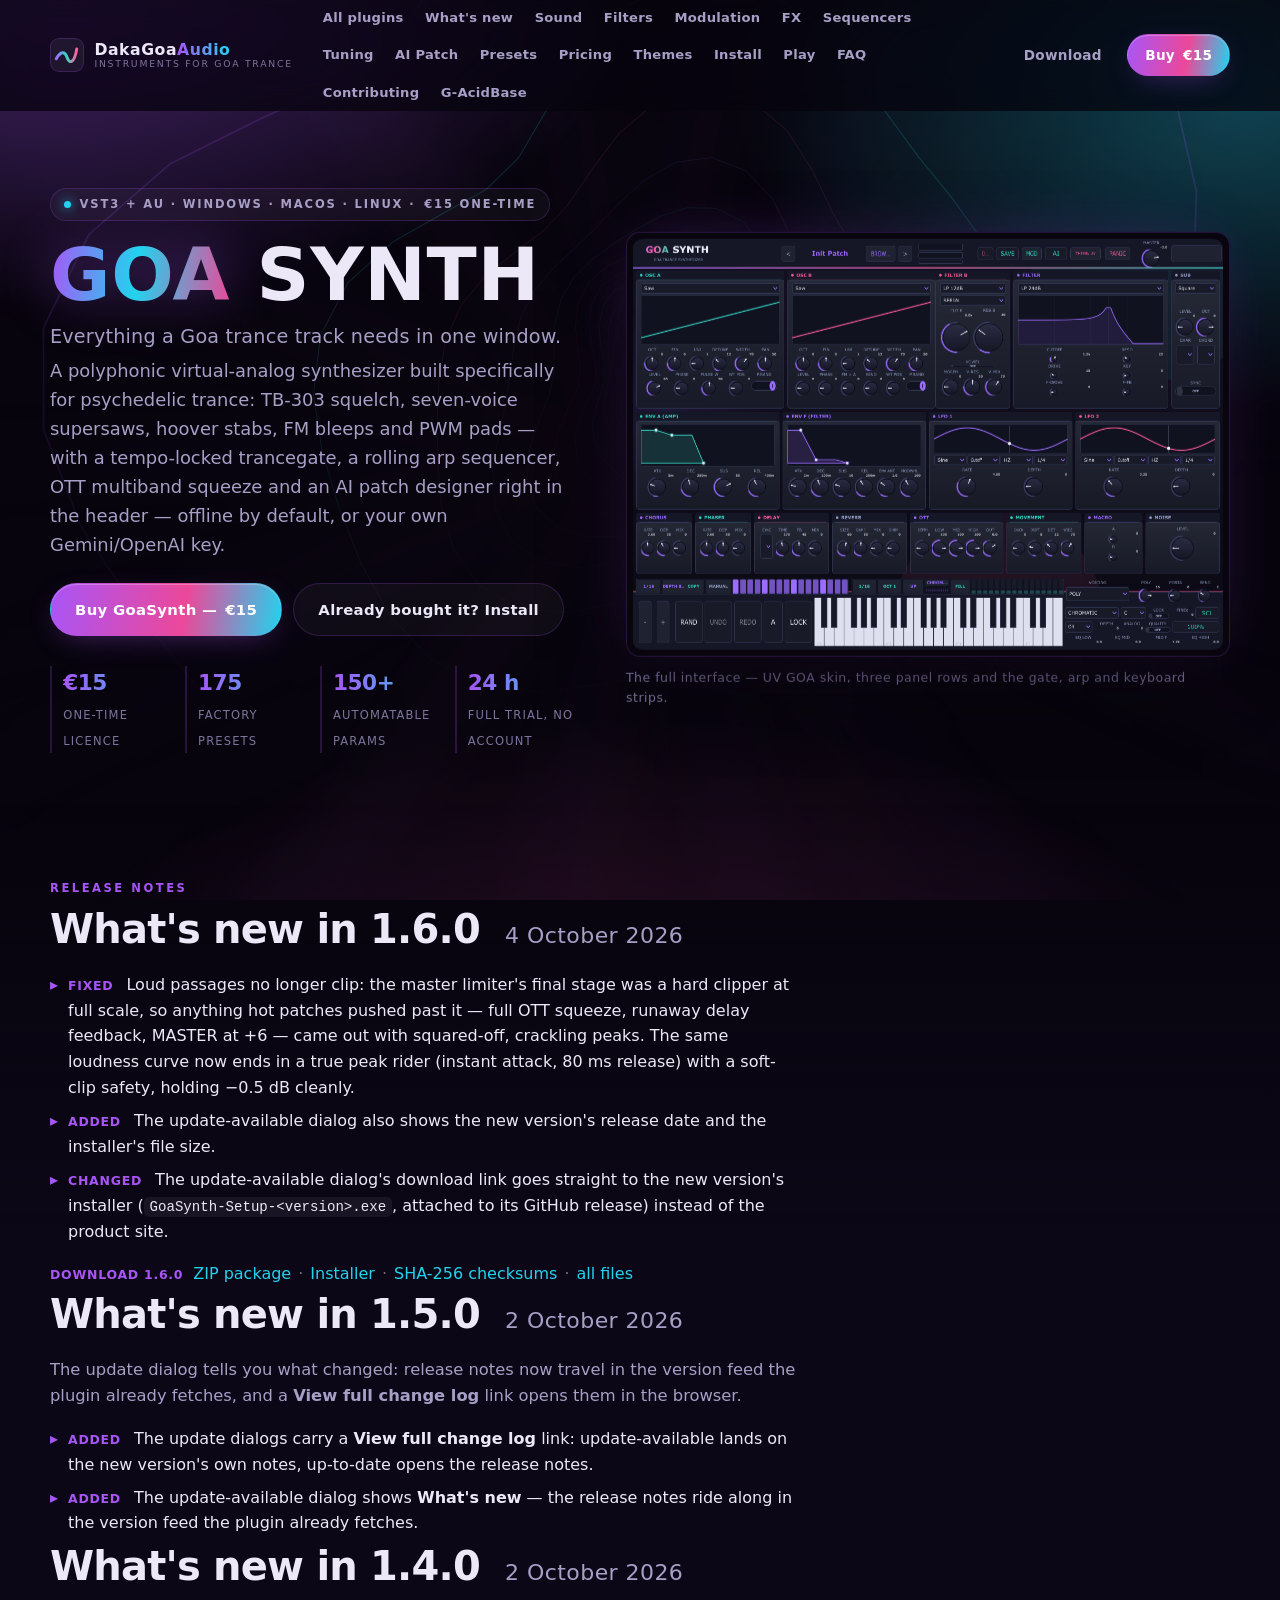
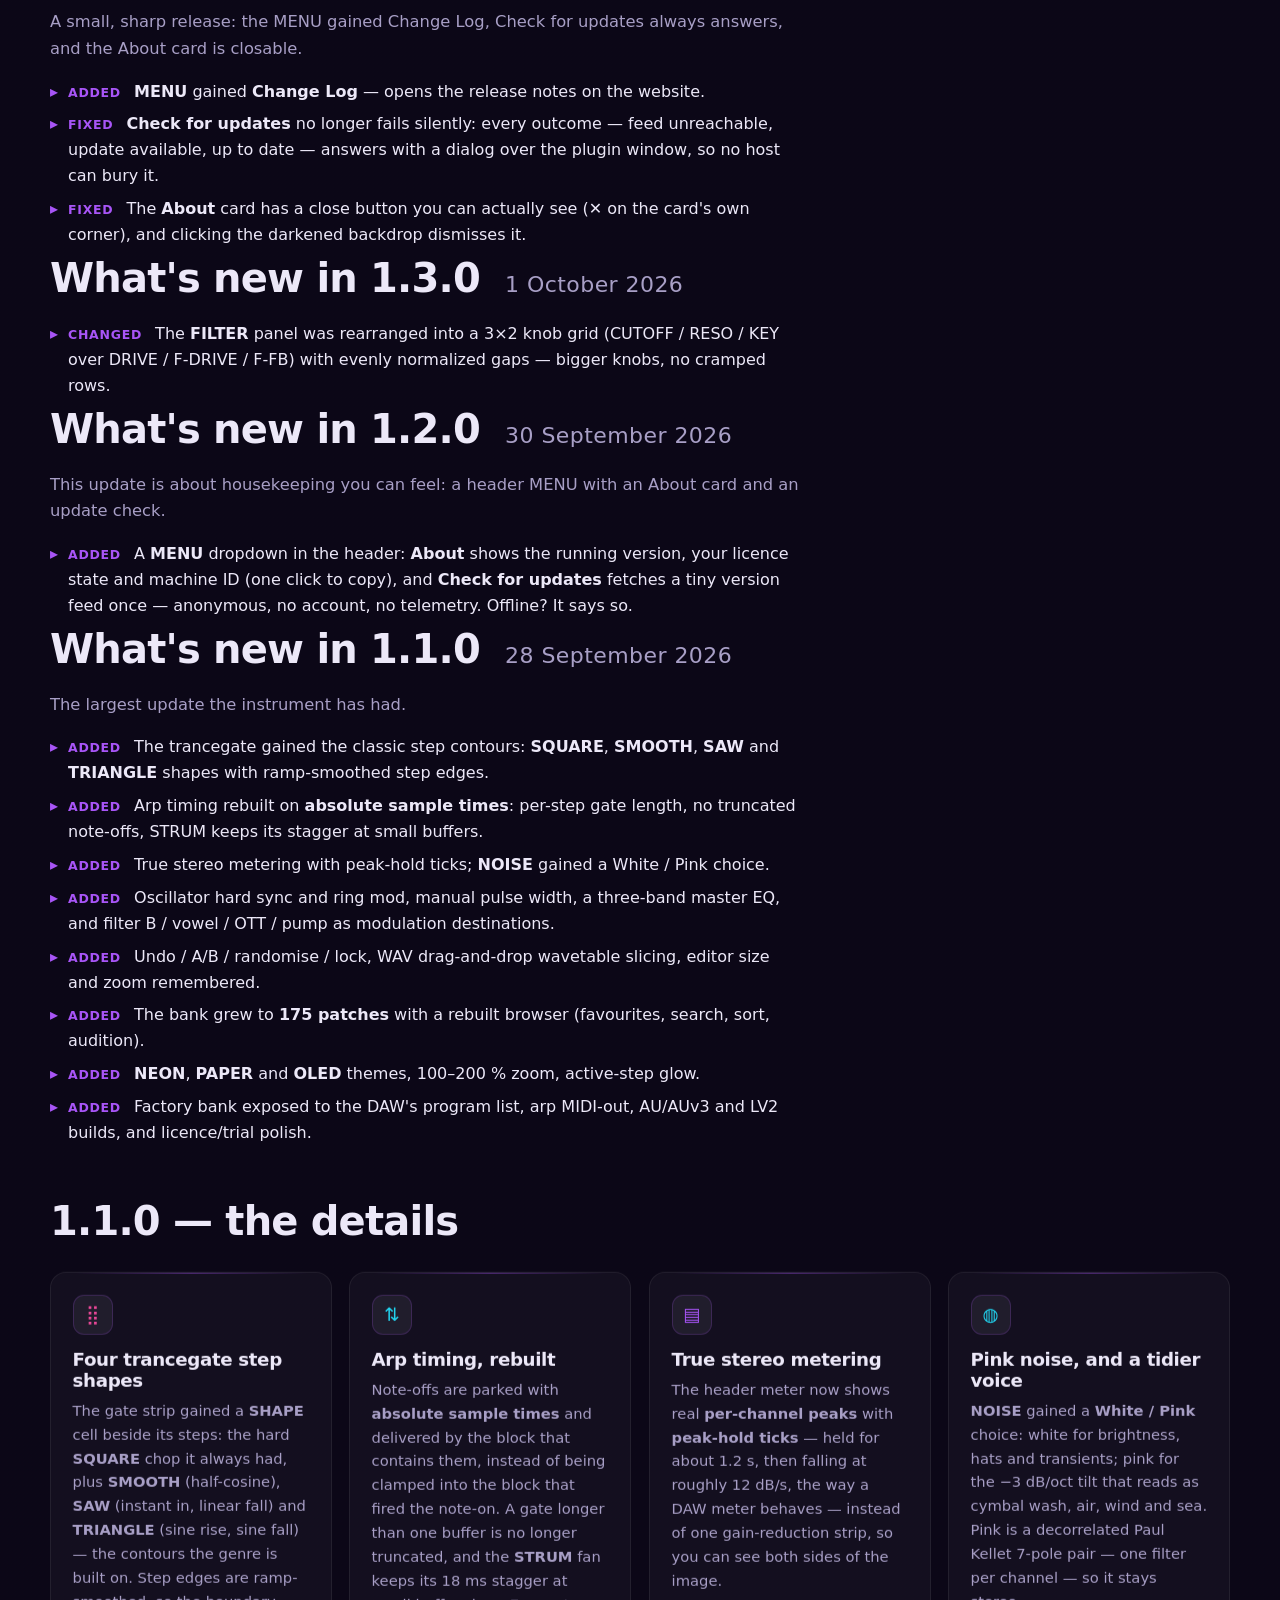
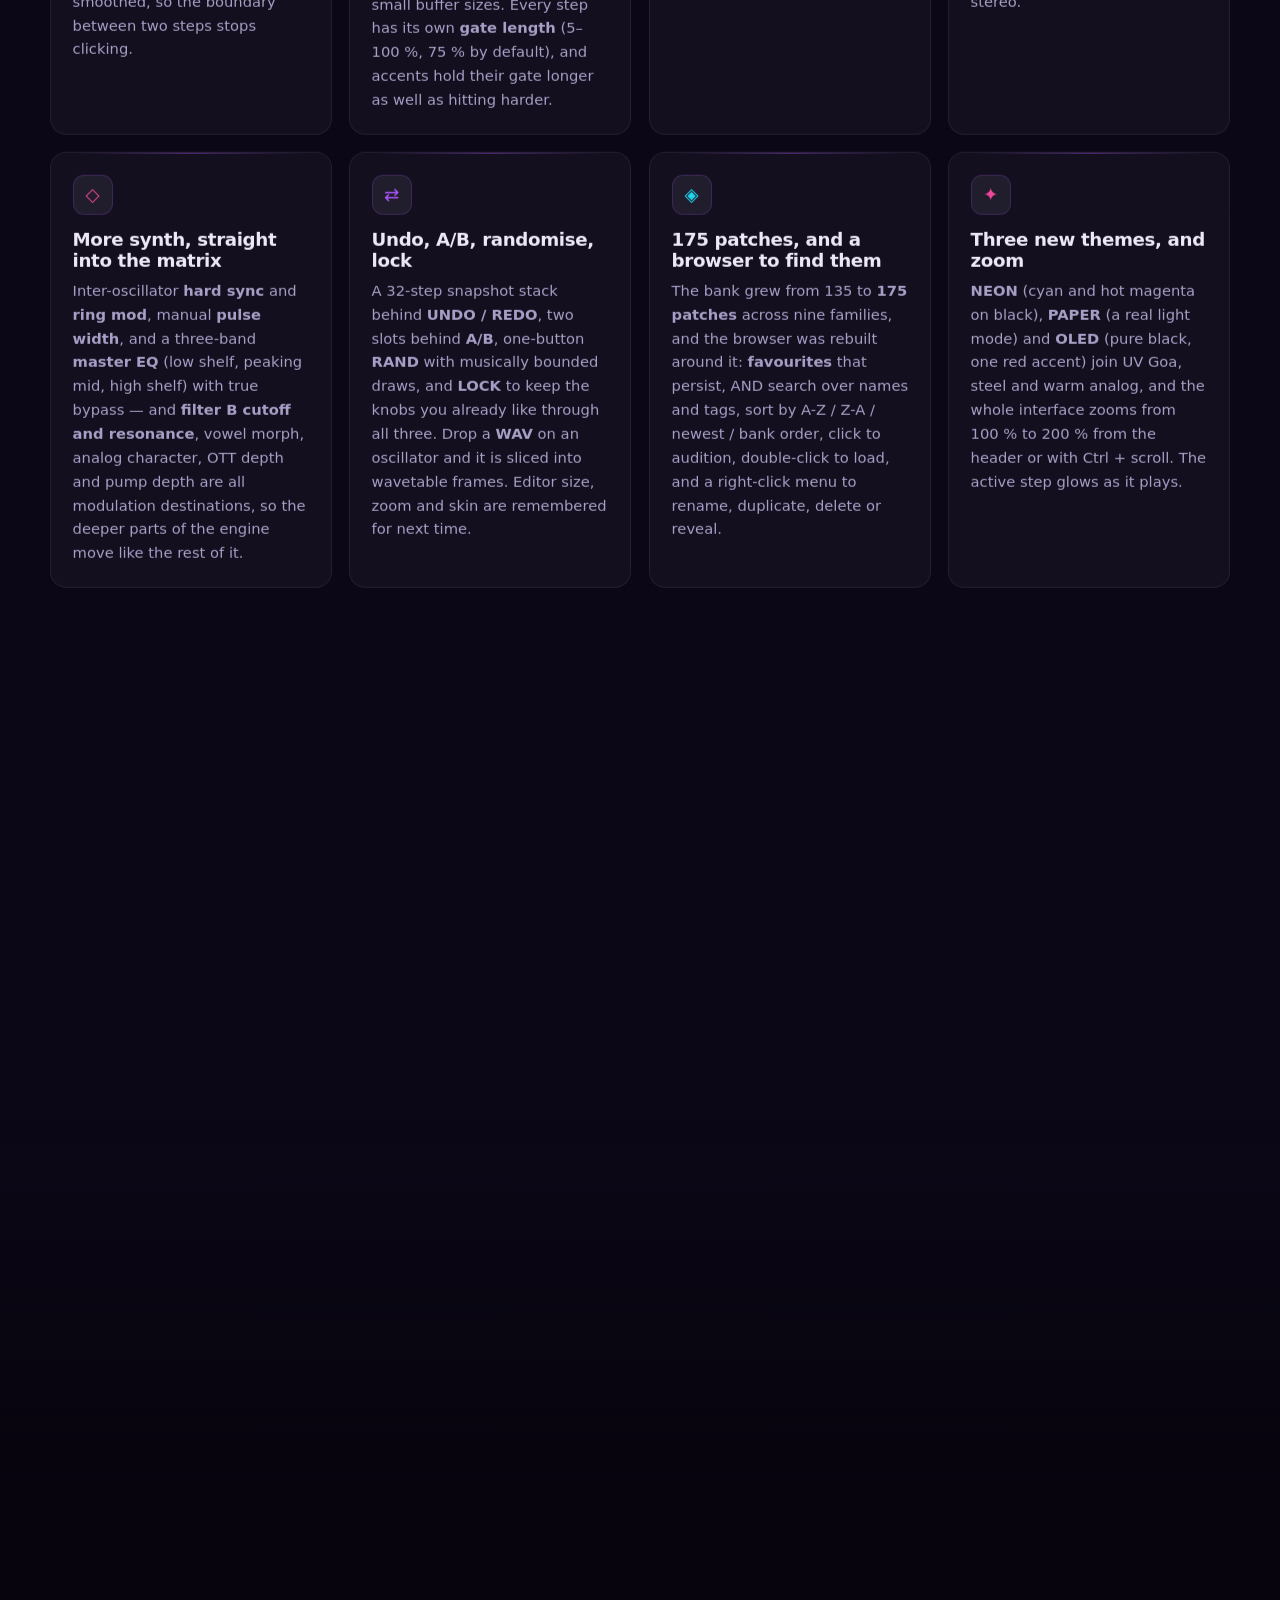
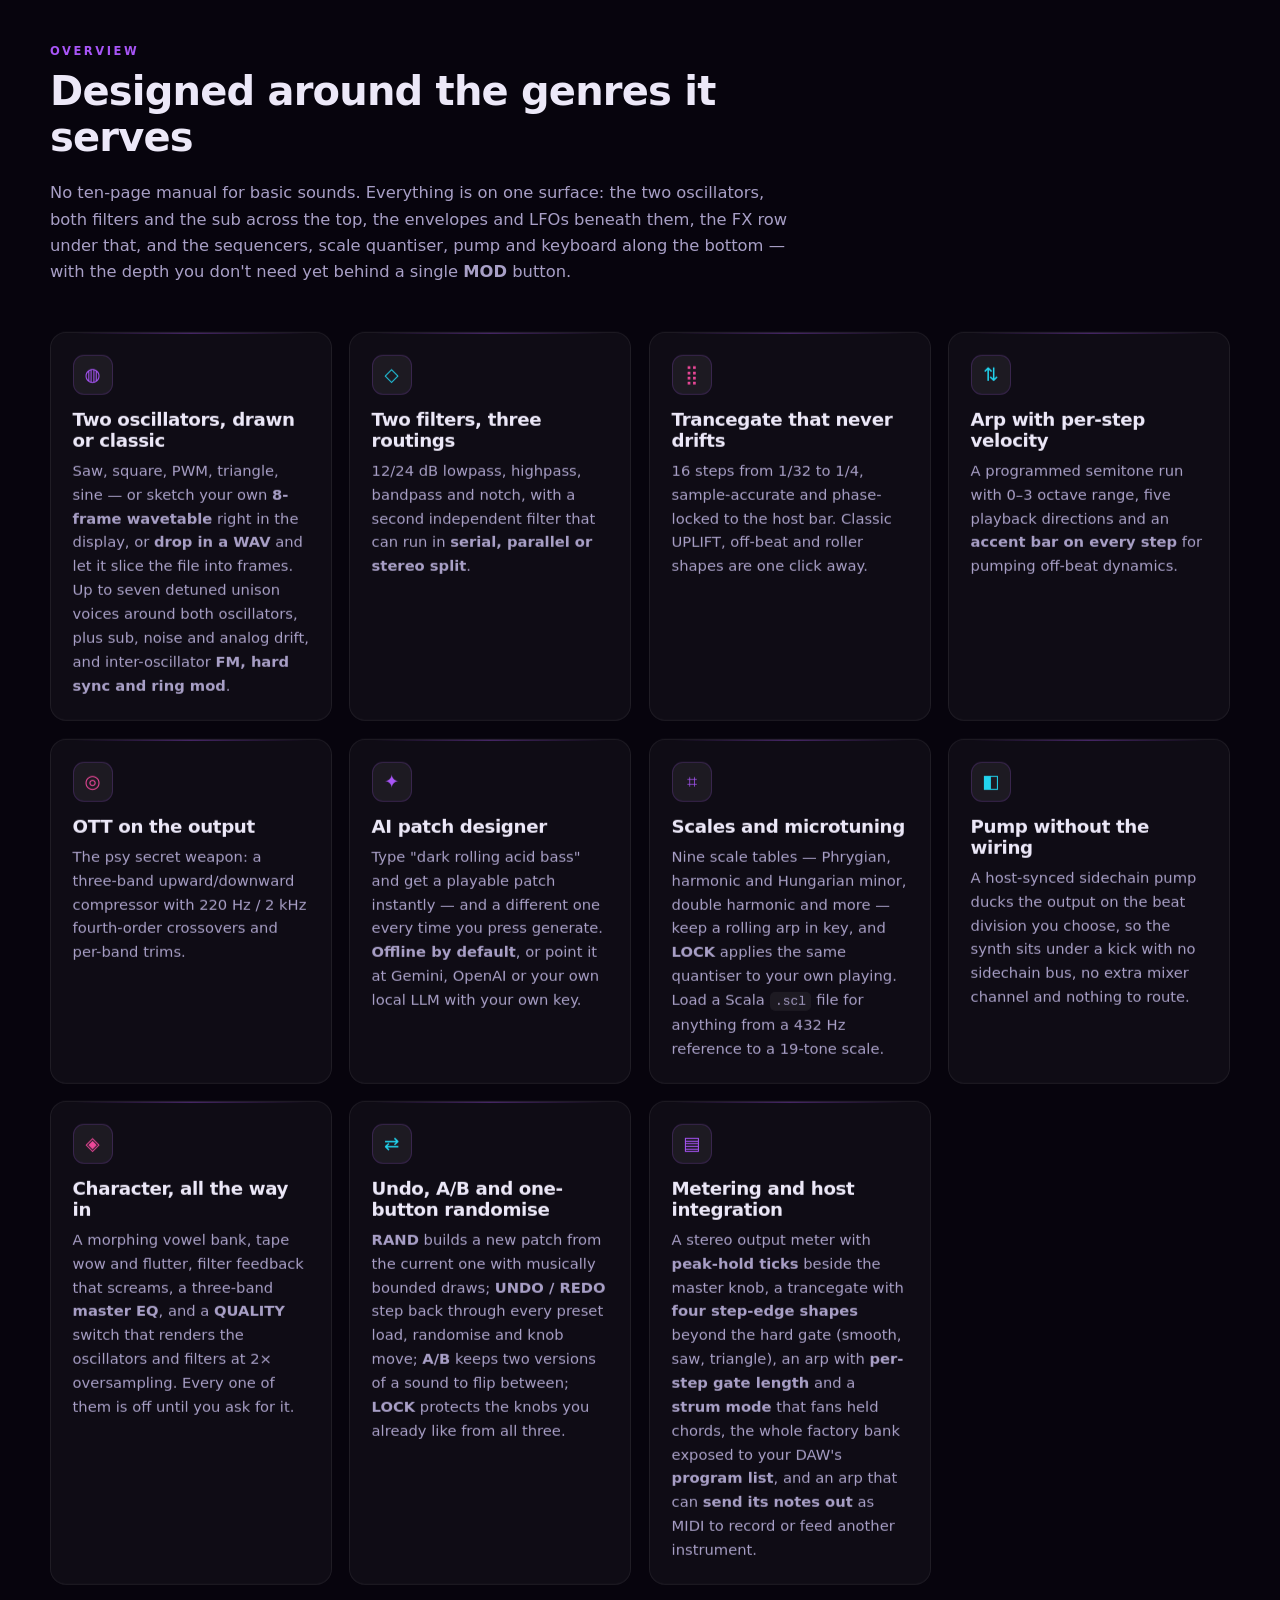
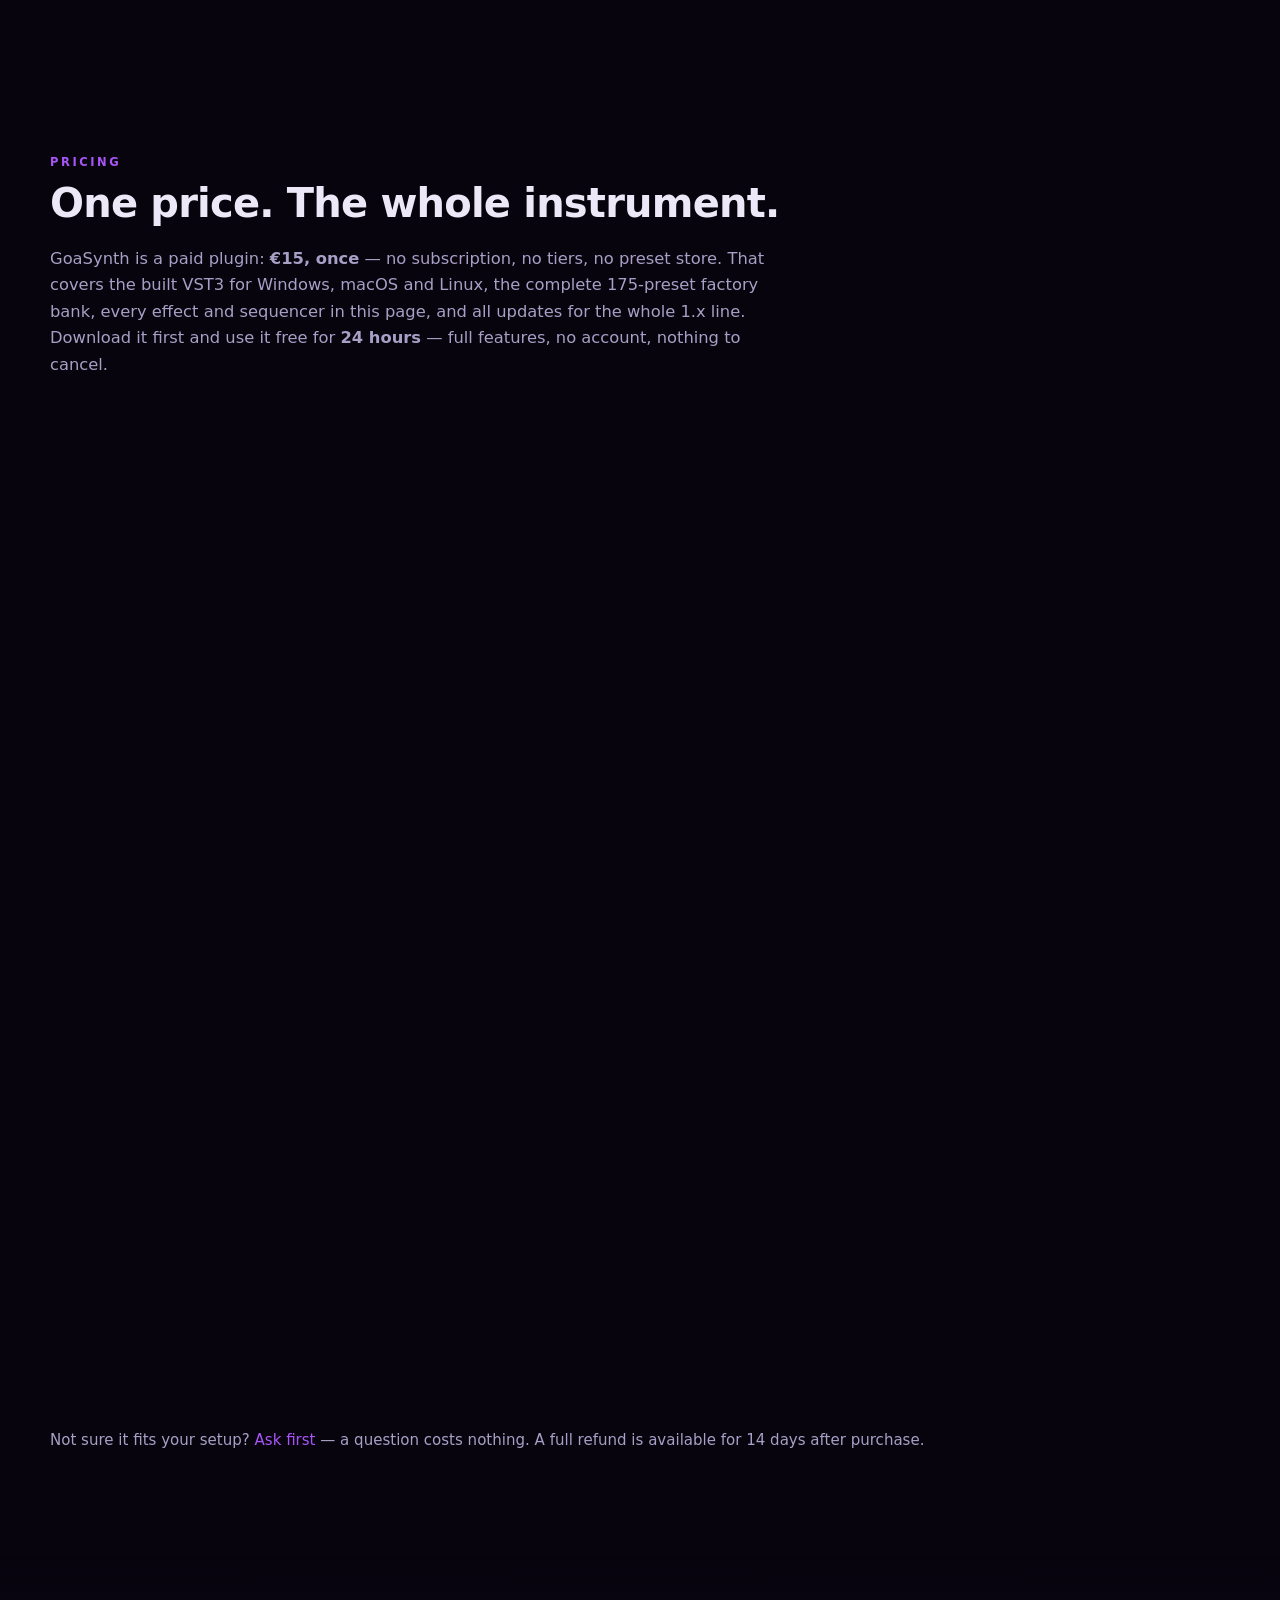
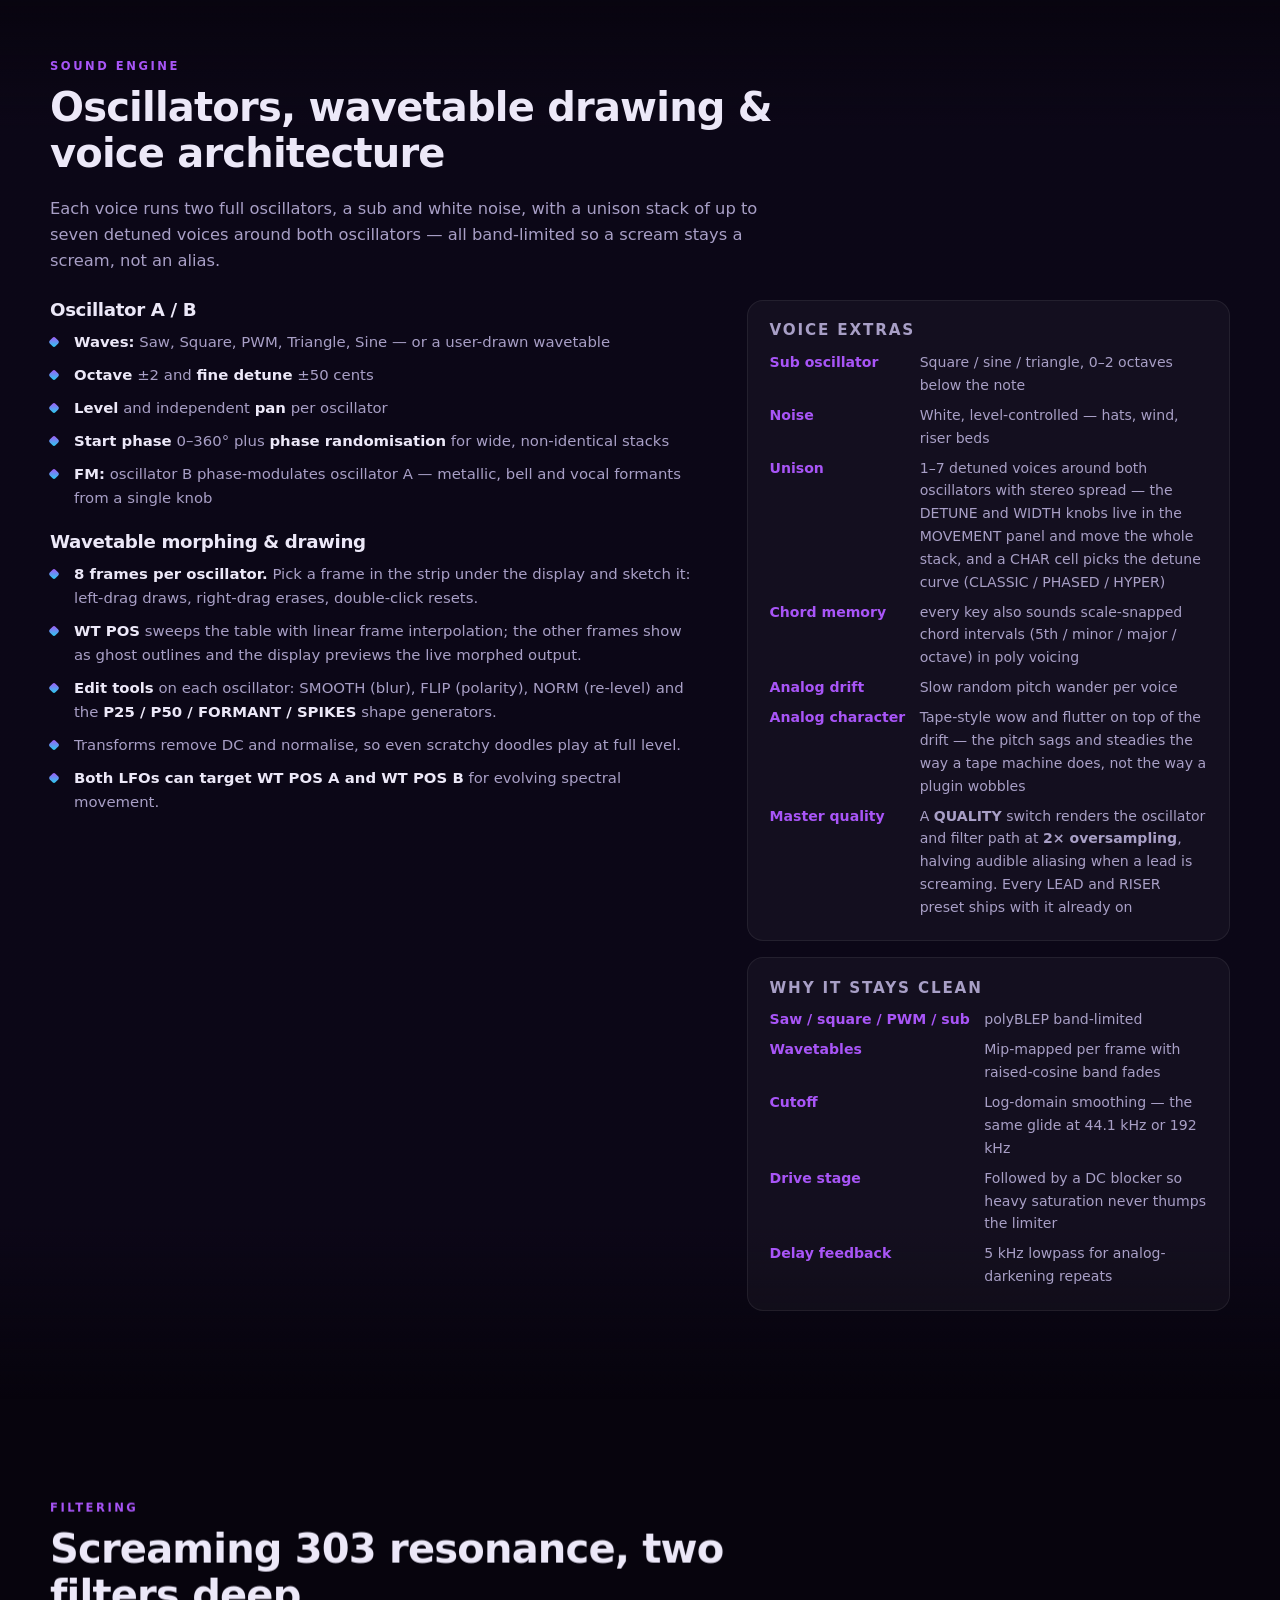
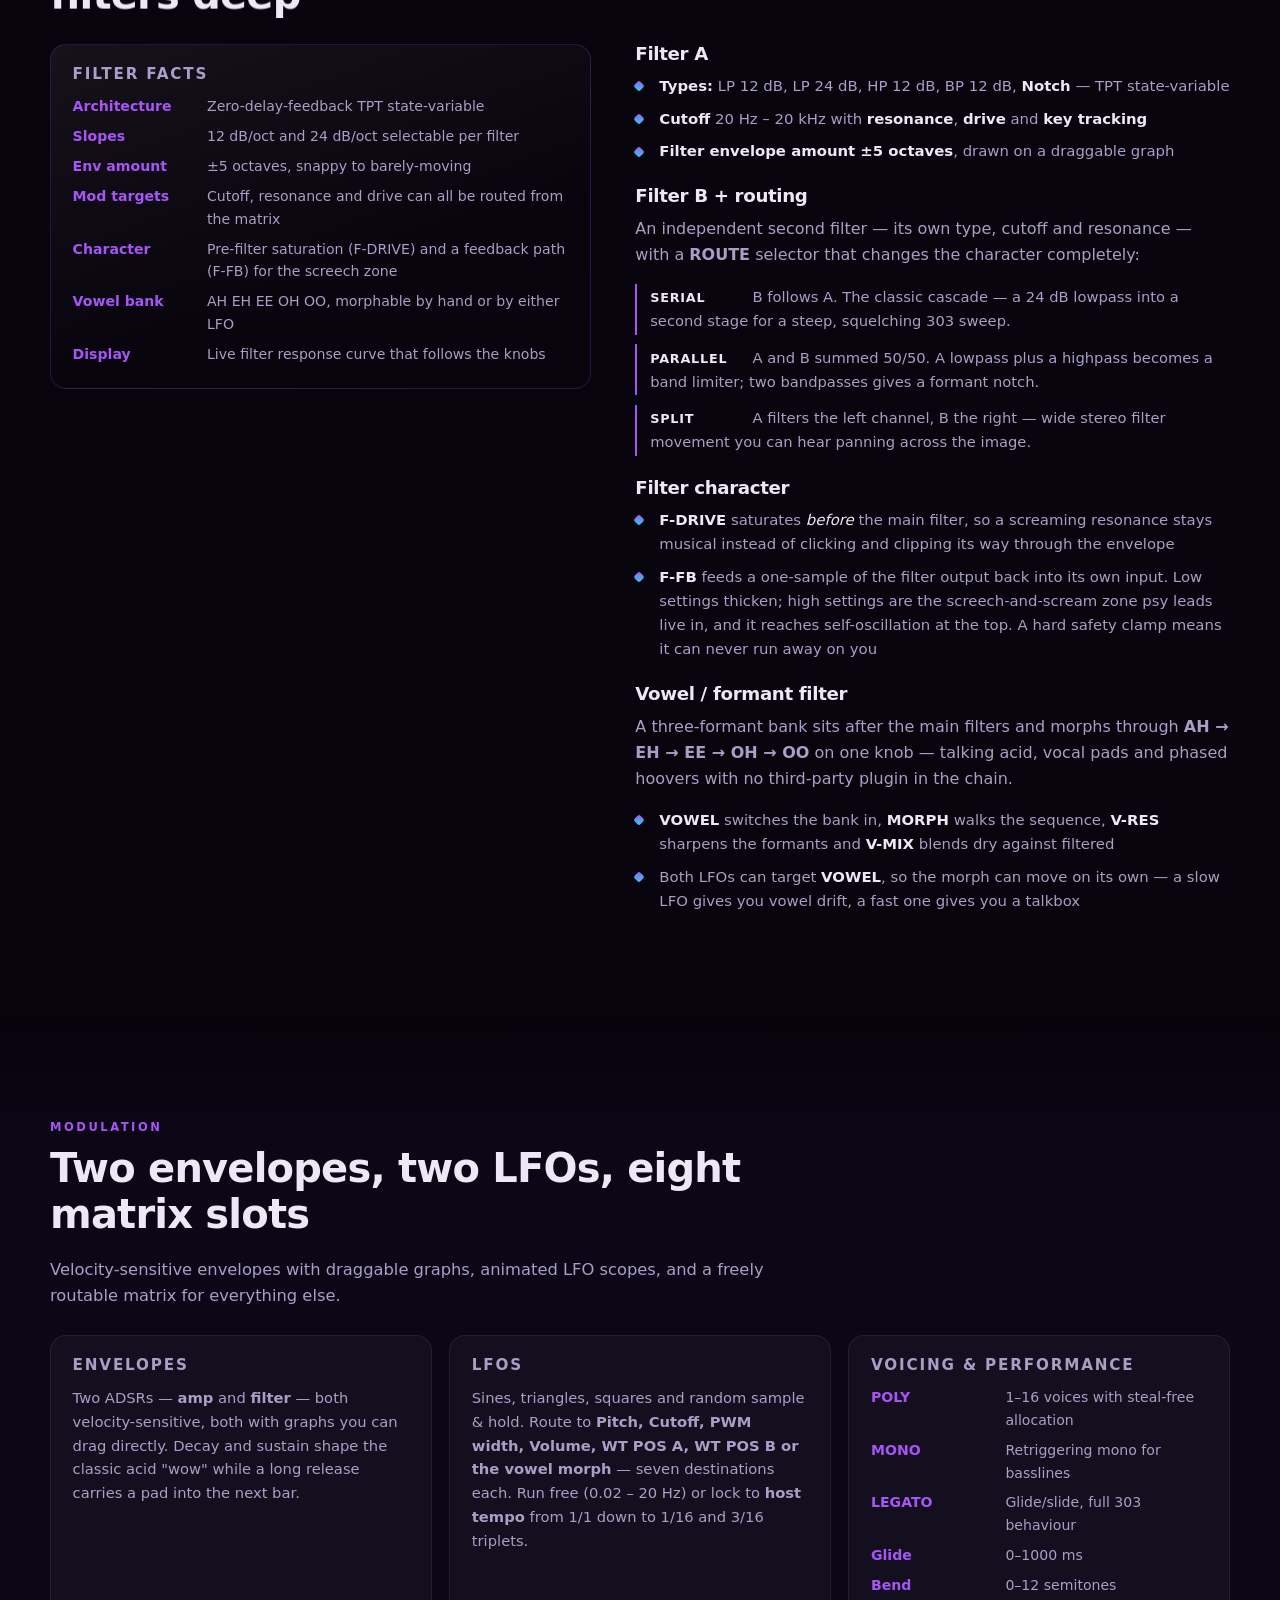
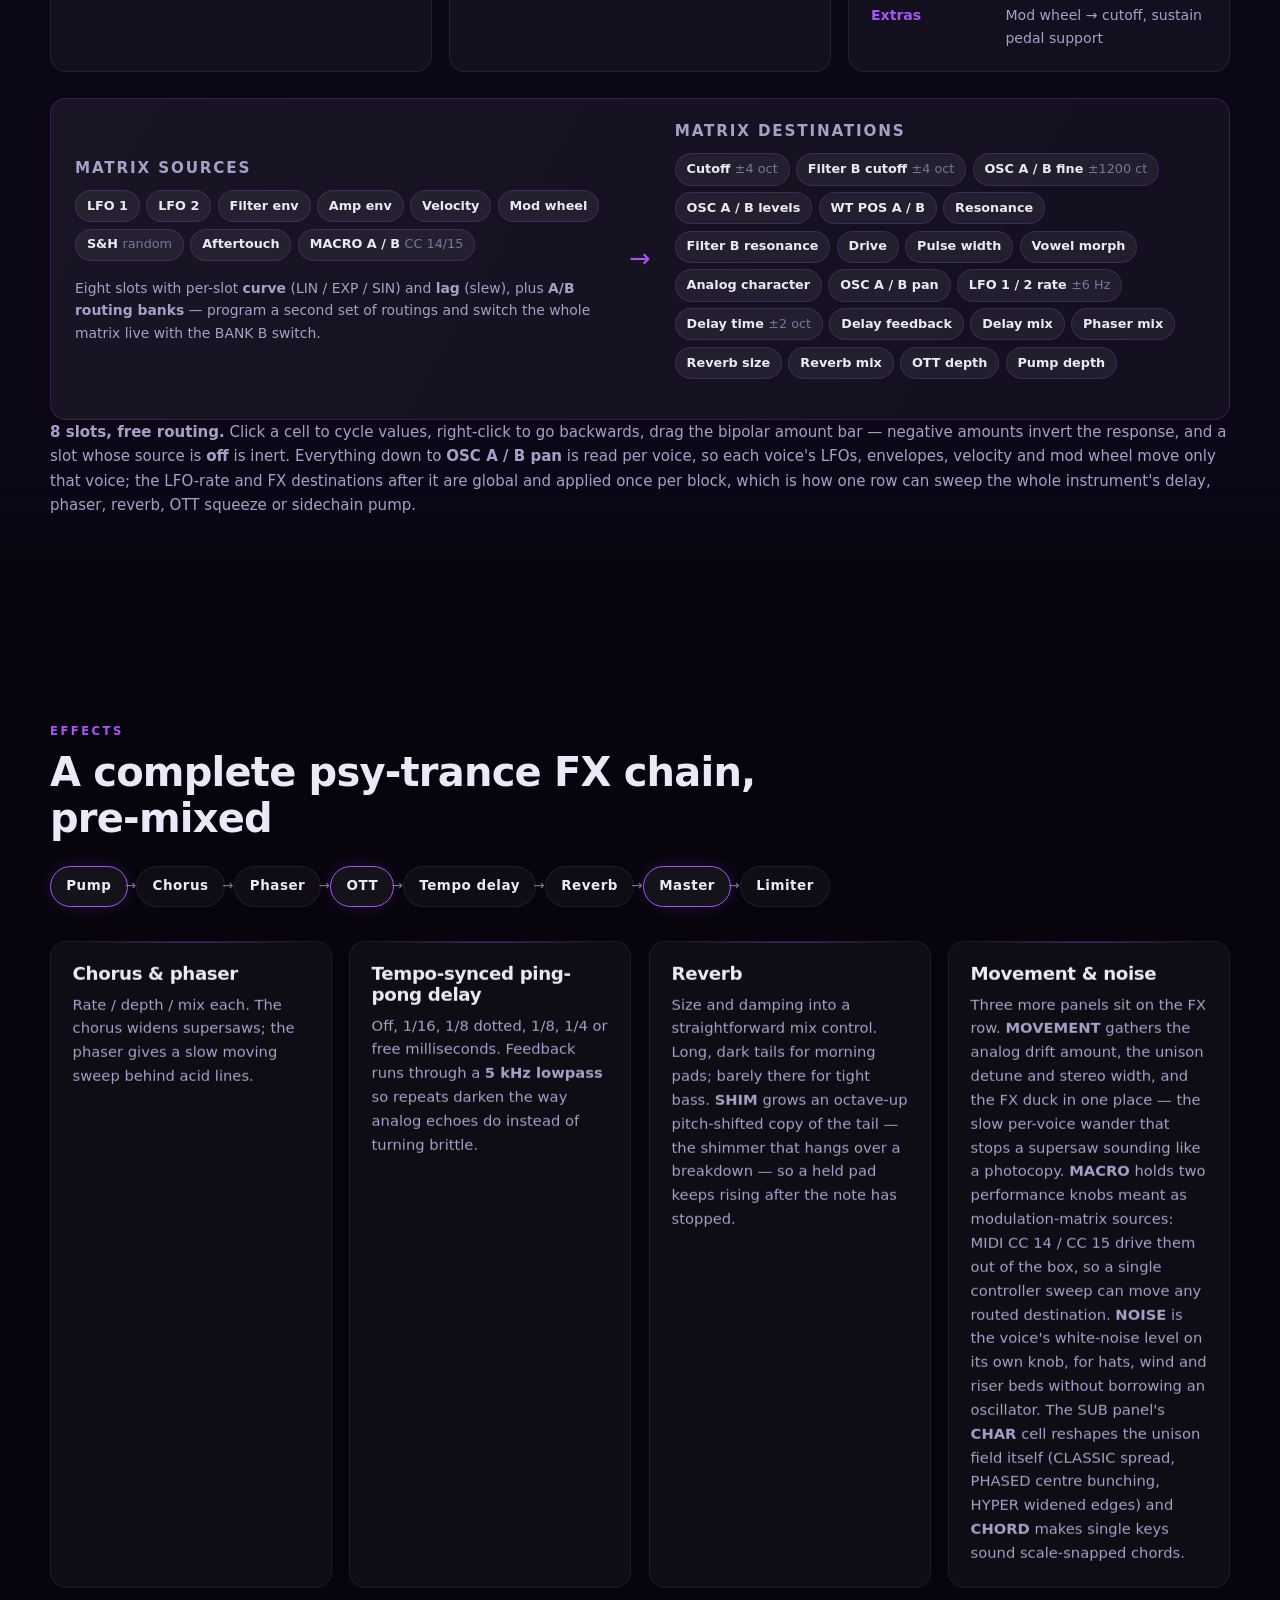
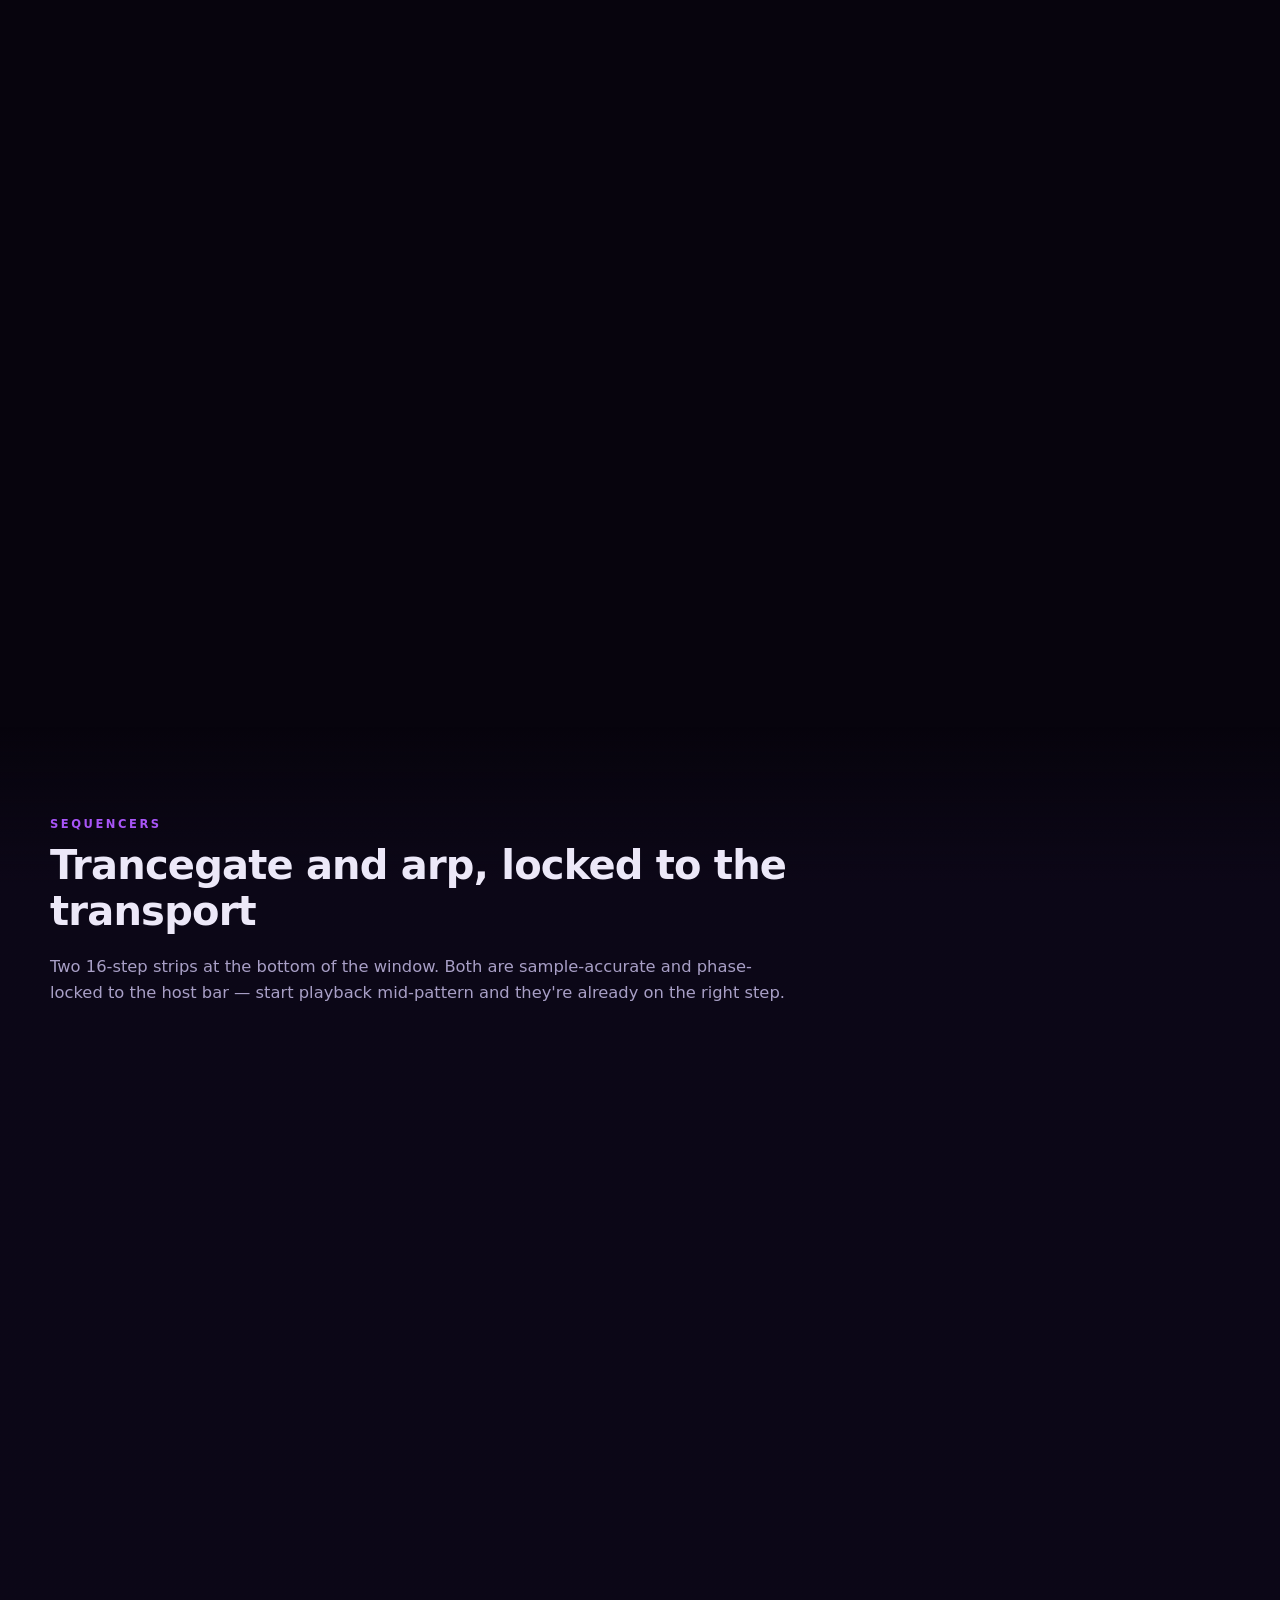
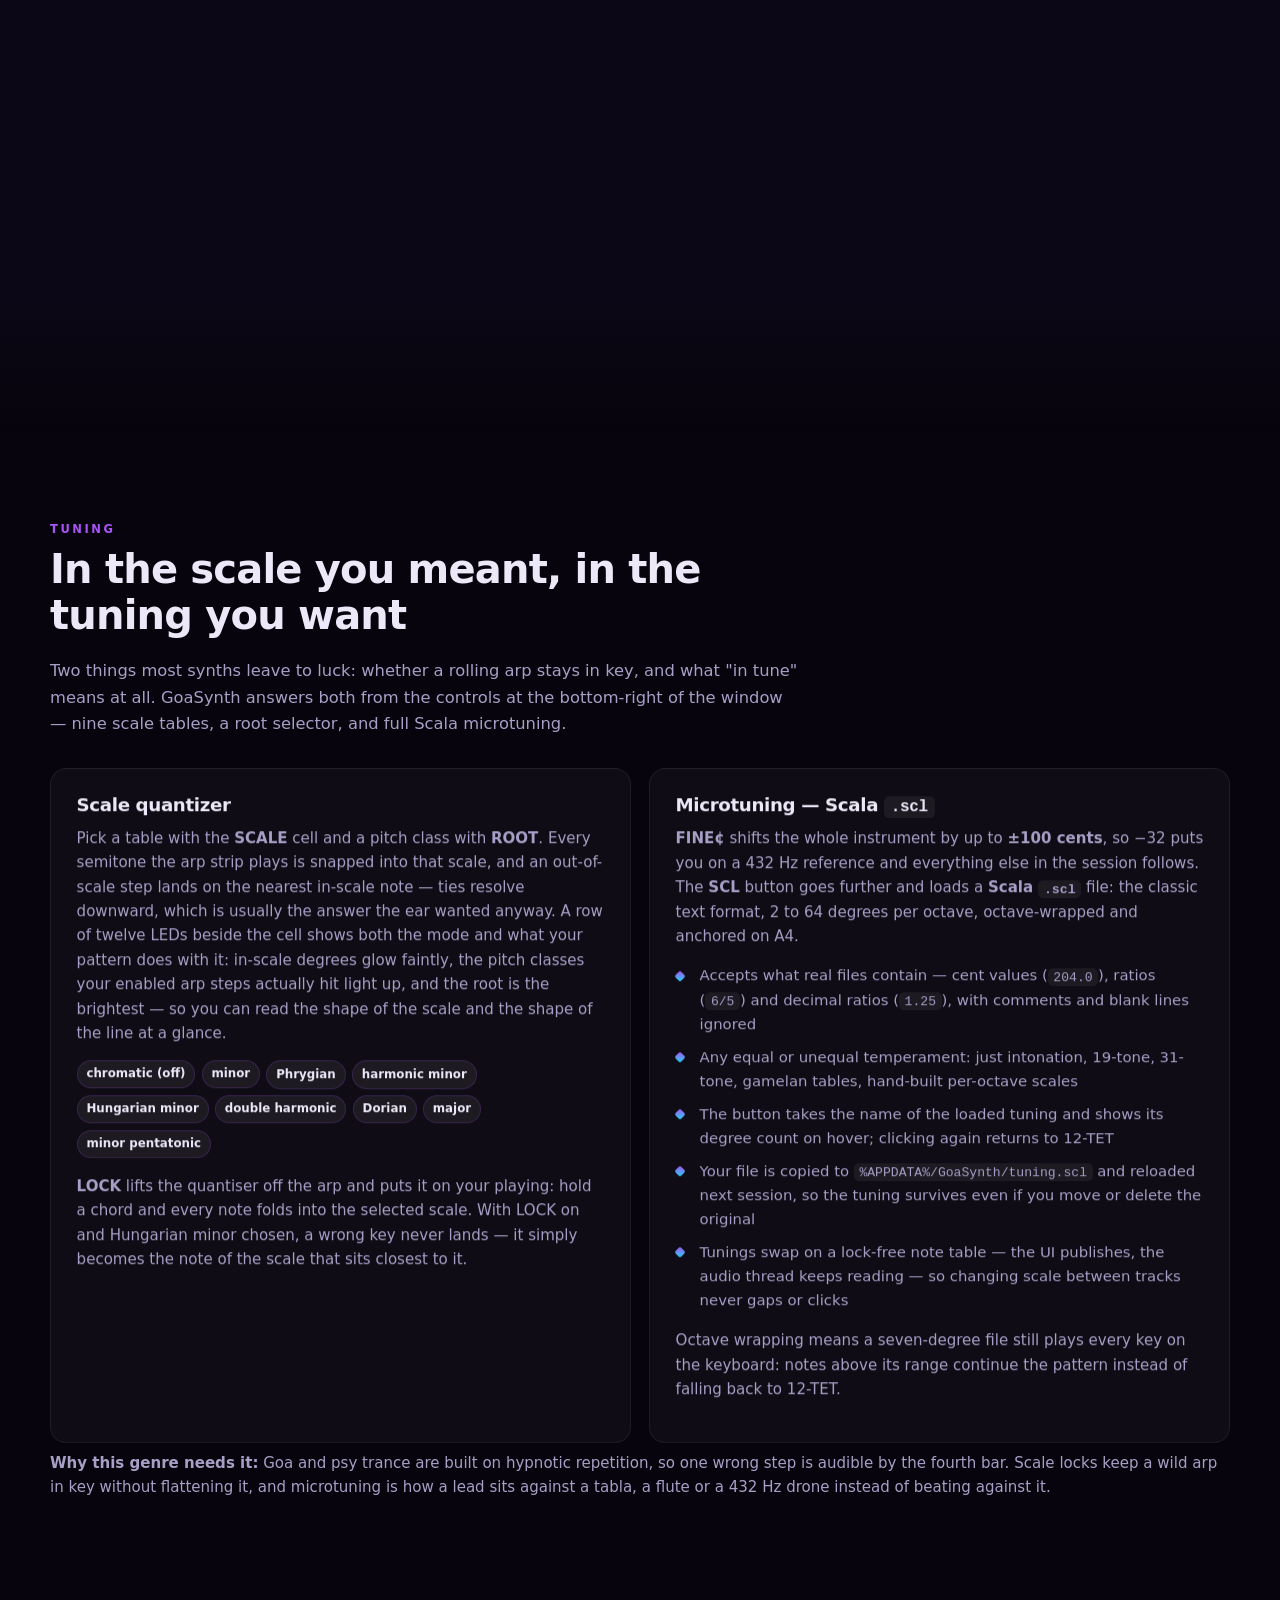
<file: docs/goasynth/index.html>
<!DOCTYPE html>
<html lang="en" data-theme="uv">
<head>
<meta charset="utf-8">
<meta name="viewport" content="width=device-width, initial-scale=1">
<title>GoaSynth — Goa Trance VST3 Synthesizer · €15 | DakaGoaAudio</title>
<meta name="description" content="GoaSynth is a VST3 synthesizer built for Goa trance: 303 acid, supersaw leads, hoover stabs, FM bleeps, tempo-locked trancegate and arp, OTT multiband squeeze and an AI patch designer that runs offline or with your own Gemini/OpenAI key. 175 factory presets, a 24-hour full trial, €15 one-time with offline serial activation.">
<meta name="robots" content="index, follow, max-image-preview:large">

<!-- One canonical spelling of the site's address. The og:url, the og:image and
     twitter:image URLs and every <loc> in sitemap.xml name this same origin, so
     a link from anywhere on the web resolves to one page instead of two. Moving
     the site to a custom domain means changing this line, the same base in
     sitemap.xml, the sitemap line in robots.txt, and the canonical link in each
     legal page. -->
<link rel="canonical" href="https://dakagoa.github.io/GoaSynth/goasynth/">

<meta property="og:type" content="website">
<meta property="og:site_name" content="DakaGoaAudio">
<meta property="og:url" content="https://dakagoa.github.io/GoaSynth/goasynth/">
<meta property="og:locale" content="en">
<meta property="og:title" content="GoaSynth — Goa Trance VST3 Synthesizer">
<meta property="og:description" content="303 acid, supersaws, trancegate and arp locked to the transport, OTT, an AI patch designer that runs offline or on your own API key, and a 24-hour full trial. €15 one-time for Windows, macOS and Linux, activated offline.">
<meta property="og:image" content="https://dakagoa.github.io/GoaSynth/assets/ui-overview.png">
<meta property="og:image:type" content="image/png">
<meta property="og:image:width" content="1120">
<meta property="og:image:height" content="780">
<meta property="og:image:alt" content="The GoaSynth interface in its UV GOA skin: two oscillators, two filters, envelopes and LFOs, the FX row with OTT, and the trancegate, arp and keyboard strips.">
<meta name="twitter:card" content="summary_large_image">
<meta name="twitter:title" content="GoaSynth — Goa Trance VST3 Synthesizer">
<meta name="twitter:description" content="303 acid, supersaws, a tempo-locked trancegate and arp, OTT, and an AI patch designer that runs offline. 175 presets, a 24-hour full trial, €15 one-time.">
<meta name="twitter:image" content="https://dakagoa.github.io/GoaSynth/assets/ui-overview.png">
<meta name="twitter:image:alt" content="The GoaSynth interface in its UV GOA skin.">
<meta name="theme-color" content="#0b0714">
<link rel="icon" href="../favicon.ico">
<link rel="apple-touch-icon" href="../assets/icon_256.png">
<link rel="stylesheet" href="../styles.css">

<!-- Structured data, so a crawler reads the product instead of guessing it from
     prose. Facts here are the ones the visible page states: the price, the
     platforms, the price currency. There is no aggregateRating here and there
     is not meant to be one until real buyer reviews back it — inventing stars a
     plugin has not earned is a rich-result penalty, not a shortcut.
     tools/make-reviews.py adds the rating, and the reviews section it belongs
     to, once there is a store of consented reviews behind it; see
     Fulfil/REVIEWS.md. Check the block with the Rich Results Test after
     deploying; a typo here costs a rich result and nothing else. -->
<script type="application/ld+json">
{
  "@context": "https://schema.org",
  "@graph": [
    {
      "@type": "WebSite",
      "@id": "https://dakagoa.github.io/GoaSynth/#website",
      "url": "https://dakagoa.github.io/GoaSynth/",
      "name": "DakaGoaAudio",
      "inLanguage": "en",
      "description": "DakaGoaAudio — instruments for Goa trance: GoaSynth and G-AcidBase."
    },
    {
      "@type": "SoftwareApplication",
      "@id": "https://dakagoa.github.io/GoaSynth/goasynth/#software",
      "name": "GoaSynth",
      "applicationCategory": "MultimediaApplication",
      "applicationSubCategory": "Audio plugin (VST3, AU, AUv3, LV2)",
      "operatingSystem": "Windows, macOS, Linux",
      "softwareRequirements": "A VST3, AU/AUv3 or LV2 host — Ableton Live, FL Studio, Bitwig Studio, REAPER, Logic Pro, Ardour",
      "url": "https://dakagoa.github.io/GoaSynth/goasynth/",
      "image": "https://dakagoa.github.io/GoaSynth/assets/ui-overview.png",
      "screenshot": [
        "https://dakagoa.github.io/GoaSynth/assets/ui-overview.png",
        "https://dakagoa.github.io/GoaSynth/assets/ai-patch-designer.png",
        "https://dakagoa.github.io/GoaSynth/assets/preset-browser.png"
      ],
      "description": "A polyphonic virtual-analog synthesizer built for psychedelic trance: TB-303 squelch, seven-voice supersaws, drawn wavetables, two filters, an 8-slot mod matrix, chorus, phaser, tempo delay, reverb, master EQ and OTT, a tempo-locked 16-step trancegate and arp sequencer, nine scale tables and Scala microtuning, and an AI patch designer that runs offline or on your own Gemini/OpenAI key. 175 factory presets and a 24-hour full trial.",
      "featureList": [
        "Two oscillators with drawn 8-frame wavetables and WAV import",
        "Unison up to seven voices, FM, hard sync and ring mod",
        "Two filters with serial, parallel and stereo-split routing",
        "Tempo-locked trancegate with four step-edge shapes",
        "16-step arp sequencer with per-step velocity, gate and strum",
        "OTT multiband compressor, pump, master EQ and a full FX chain",
        "Nine scale tables and Scala .scl microtuning",
        "AI patch designer — offline by default, or your own Gemini/OpenAI key",
        "175 factory presets and a six-theme interface"
      ],
      "offers": {
        "@type": "Offer",
        "url": "https://dakagoa.github.io/GoaSynth/goasynth/#buy",
        "price": "15.00",
        "priceCurrency": "EUR",
        "availability": "https://schema.org/InStock",
        "description": "One-time personal licence covering Windows, macOS and Linux builds, all 175 presets and updates for the whole 1.x line."
      }
    }
  ]
}
</script>
</head>
<body>

<div class="swirl" aria-hidden="true">
  <span class="swirl-layer swirl-a"></span>
  <span class="swirl-layer swirl-b"></span>
  <span class="swirl-glow"></span>
  <canvas class="tunnel" id="tunnel"></canvas>
</div>

<header class="topbar" id="topbar">
  <div class="wrap topbar-inner">
    <a class="brand" href="../" aria-label="DakaGoaAudio home">
      <span class="brand-mark" aria-hidden="true">
        <svg viewBox="0 0 512 512" width="26" height="26"><defs><linearGradient id="bm" x1="0" y1="0" x2="1" y2="0"><stop offset="0" stop-color="#9b6cff"/><stop offset=".5" stop-color="#36d6c3"/><stop offset="1" stop-color="#ff5f9e"/></linearGradient></defs><path d="M44 330C128 176 216 176 256 300s140 148 192-162" fill="none" stroke="url(#bm)" stroke-width="58" stroke-linecap="round"/></svg>
      </span>
      <span class="brand-text">
        <strong>DakaGoa<span>Audio</span></strong>
        <em>Instruments for Goa trance</em>
      </span>
    </a>
    <nav class="nav" id="nav" aria-label="Sections">
      <a href="../">All plugins</a>
      <a href="#whats-new">What's new</a>
      <a href="#sound">Sound</a>
      <a href="#filters">Filters</a>
      <a href="#modulation">Modulation</a>
      <a href="#fx">FX</a>
      <a href="#sequencers">Sequencers</a>
      <a href="#tuning">Tuning</a>
      <a href="#ai">AI Patch</a>
      <a href="#presets">Presets</a>
      <a href="#buy">Pricing</a>
      <a href="#themes">Themes</a>
      <a href="#install">Install</a>
      <a href="#play">Play</a>
      <a href="#faq">FAQ</a>
      <a href="#contrib">Contributing</a>
      <a href="../gacidbase/">G-AcidBase</a>
    </nav>
    <div class="topbar-actions">
      <a class="btn btn-ghost" data-link="releases" href="#" target="_blank" rel="noopener">Download</a>
      <a class="btn btn-primary" data-link="buy" href="#buy">Buy <span data-price>€15</span></a>
      <button class="burger" id="burger" aria-label="Menu" aria-expanded="false" aria-controls="nav">
        <span></span><span></span><span></span>
      </button>
    </div>
  </div>
</header>

<main id="top">

  <!-- ================= HERO ================= -->
  <section class="hero">
    <div class="wrap hero-grid">
      <div class="hero-copy">
        <p class="eyebrow"><span class="dot"></span> VST3 + AU · Windows · macOS · Linux · <b><span data-price>€15</span> one-time</b></p>
        <h1>
          <span class="grad">GOA</span> SYNTH
          <small>Everything a Goa trance track needs in one window.</small>
        </h1>
        <p class="lede">
          A polyphonic virtual-analog synthesizer built specifically for psychedelic trance:
          TB-303 squelch, seven-voice supersaws, hoover stabs, FM bleeps and PWM pads — with a
          tempo-locked trancegate, a rolling arp sequencer, OTT multiband squeeze and an
          AI patch designer right in the header — offline by default, or your own Gemini/OpenAI key.
        </p>
        <div class="cta-row">
          <a class="btn btn-primary btn-lg" data-link="buy" href="#buy">Buy GoaSynth — <span data-price>€15</span></a>
          <a class="btn btn-outline btn-lg" data-link="download" href="#install">Already bought it? Install</a>
        </div>
        <ul class="stat-strip">
          <li><b data-price>€15</b><span>one-time licence</span></li>
          <li><b>175</b><span>factory presets</span></li>
          <li><b>150+</b><span>automatable params</span></li>
          <li><b>24 h</b><span>full trial, no account</span></li>
        </ul>
      </div>

      <figure class="hero-shot" data-lightbox>
        <div class="shot-frame">
          <img src="../assets/ui-overview.png" alt="The GoaSynth interface: a header with the preset name, output meter and master knob, oscillator A and B panels with drawn waveforms plus pulse width, sync and ring mod, filter and filter B, the sub oscillator with its SYNC switch, amp and filter envelopes, two LFOs, chorus, phaser, delay, reverb, OTT, movement, macro, noise and EQ panels, trancegate and arp strips, randomise / undo / redo / A-B / lock buttons and the on-screen keyboard.">
        </div>
        <figcaption>The full interface — UV GOA skin, three panel rows and the gate, arp and keyboard strips.</figcaption>
      </figure>
    </div>
  </section>

  <!-- ================= RELEASE NOTES ================= -->
  <section class="section alt" id="whats-new">
    <div class="wrap">
      <header class="section-head">
        <p class="kicker">Release notes</p>

        <!-- changelog:begin — generated by tools/make-changelog.py from CHANGELOG.md; edit that, not this -->
        <h2 id="v1.6.0">What's new in 1.6.0 <span class="ver-date">4 October 2026</span></h2>
        <ul class="changelog">
          <li><span class="cat">Fixed</span> Loud passages no longer clip: the master limiter's final stage was a hard clipper at full scale, so anything hot patches pushed past it — full OTT squeeze, runaway delay feedback, MASTER at +6 — came out with squared-off, crackling peaks. The same loudness curve now ends in a true peak rider (instant attack, 80 ms release) with a soft-clip safety, holding −0.5 dB cleanly.</li>
          <li><span class="cat">Added</span> The update-available dialog also shows the new version's release date and the installer's file size.</li>
          <li><span class="cat">Changed</span> The update-available dialog's download link goes straight to the new version's installer (<code>GoaSynth-Setup-&lt;version&gt;.exe</code>, attached to its GitHub release) instead of the product site.</li>
        </ul>
        <p class="release-downloads"><span class="dl-label">Download 1.6.0</span><a href="https://github.com/DakaGoa/GoaSynth/releases/download/v1.6.0/GoaSynth-1.6.0-win64.zip">ZIP package</a><span class="sep">·</span><a href="https://github.com/DakaGoa/GoaSynth/releases/download/v1.6.0/GoaSynth-Setup-1.6.0.exe">Installer</a><span class="sep">·</span><a href="https://github.com/DakaGoa/GoaSynth/releases/download/v1.6.0/SHA256SUMS.txt">SHA-256 checksums</a><span class="sep">·</span><a href="https://github.com/DakaGoa/GoaSynth/releases/tag/v1.6.0">all files</a></p>
        <h2 id="v1.5.0">What's new in 1.5.0 <span class="ver-date">2 October 2026</span></h2>
        <p class="section-lede">
                  The update dialog tells you what changed: release notes now travel in the version feed the plugin already fetches, and a <b>View full change log</b> link opens them in the browser.
        </p>
        <ul class="changelog">
          <li><span class="cat">Added</span> The update dialogs carry a <b>View full change log</b> link: update-available lands on the new version's own notes, up-to-date opens the release notes.</li>
          <li><span class="cat">Added</span> The update-available dialog shows <b>What's new</b> — the release notes ride along in the version feed the plugin already fetches.</li>
        </ul>
        <h2 id="v1.4.0">What's new in 1.4.0 <span class="ver-date">2 October 2026</span></h2>
        <p class="section-lede">
                  A small, sharp release: the MENU gained Change Log, Check for updates always answers, and the About card is closable.
        </p>
        <ul class="changelog">
          <li><span class="cat">Added</span> <b>MENU</b> gained <b>Change Log</b> — opens the release notes on the website.</li>
          <li><span class="cat">Fixed</span> <b>Check for updates</b> no longer fails silently: every outcome — feed unreachable, update available, up to date — answers with a dialog over the plugin window, so no host can bury it.</li>
          <li><span class="cat">Fixed</span> The <b>About</b> card has a close button you can actually see (✕ on the card's own corner), and clicking the darkened backdrop dismisses it.</li>
        </ul>
        <h2 id="v1.3.0">What's new in 1.3.0 <span class="ver-date">1 October 2026</span></h2>
        <ul class="changelog">
          <li><span class="cat">Changed</span> The <b>FILTER</b> panel was rearranged into a 3×2 knob grid (CUTOFF / RESO / KEY over DRIVE / F-DRIVE / F-FB) with evenly normalized gaps — bigger knobs, no cramped rows.</li>
        </ul>
        <h2 id="v1.2.0">What's new in 1.2.0 <span class="ver-date">30 September 2026</span></h2>
        <p class="section-lede">
                  This update is about housekeeping you can feel: a header MENU with an About card and an update check.
        </p>
        <ul class="changelog">
          <li><span class="cat">Added</span> A <b>MENU</b> dropdown in the header: <b>About</b> shows the running version, your licence state and machine ID (one click to copy), and <b>Check for updates</b> fetches a tiny version feed once — anonymous, no account, no telemetry. Offline? It says so.</li>
        </ul>
        <h2 id="v1.1.0">What's new in 1.1.0 <span class="ver-date">28 September 2026</span></h2>
        <p class="section-lede">
                  The largest update the instrument has had.
        </p>
        <ul class="changelog">
          <li><span class="cat">Added</span> The trancegate gained the classic step contours: <b>SQUARE</b>, <b>SMOOTH</b>, <b>SAW</b> and <b>TRIANGLE</b> shapes with ramp-smoothed step edges.</li>
          <li><span class="cat">Added</span> Arp timing rebuilt on <b>absolute sample times</b>: per-step gate length, no truncated note-offs, STRUM keeps its stagger at small buffers.</li>
          <li><span class="cat">Added</span> True stereo metering with peak-hold ticks; <b>NOISE</b> gained a White / Pink choice.</li>
          <li><span class="cat">Added</span> Oscillator hard sync and ring mod, manual pulse width, a three-band master EQ, and filter B / vowel / OTT / pump as modulation destinations.</li>
          <li><span class="cat">Added</span> Undo / A/B / randomise / lock, WAV drag-and-drop wavetable slicing, editor size and zoom remembered.</li>
          <li><span class="cat">Added</span> The bank grew to <b>175 patches</b> with a rebuilt browser (favourites, search, sort, audition).</li>
          <li><span class="cat">Added</span> <b>NEON</b>, <b>PAPER</b> and <b>OLED</b> themes, 100–200 % zoom, active-step glow.</li>
          <li><span class="cat">Added</span> Factory bank exposed to the DAW's program list, arp MIDI-out, AU/AUv3 and LV2 builds, and licence/trial polish.</li>
        </ul>
      <!-- changelog:end -->
      </header>

      <h2>1.1.0 — the details</h2>

      <div class="card-grid">
        <article class="card">
          <div class="card-icon ic-pink">⣿</div>
          <h3>Four trancegate step shapes</h3>
          <p>The gate strip gained a <b>SHAPE</b> cell beside its steps: the hard <b>SQUARE</b> chop it
             always had, plus <b>SMOOTH</b> (half-cosine), <b>SAW</b> (instant in, linear fall) and
             <b>TRIANGLE</b> (sine rise, sine fall) — the contours the genre is built on. Step edges
             are ramp-smoothed, so the boundary between two steps stops clicking.</p>
        </article>
        <article class="card">
          <div class="card-icon ic-teal">⇅</div>
          <h3>Arp timing, rebuilt</h3>
          <p>Note-offs are parked with <b>absolute sample times</b> and delivered by the block that
             contains them, instead of being clamped into the block that fired the note-on. A gate
             longer than one buffer is no longer truncated, and the <b>STRUM</b> fan keeps its 18 ms
             stagger at small buffer sizes. Every step has its own <b>gate length</b> (5–100 %, 75 %
             by default), and accents hold their gate longer as well as hitting harder.</p>
        </article>
        <article class="card">
          <div class="card-icon ic-uv">▤</div>
          <h3>True stereo metering</h3>
          <p>The header meter now shows real <b>per-channel peaks</b> with <b>peak-hold ticks</b> —
             held for about 1.2 s, then falling at roughly 12 dB/s, the way a DAW meter behaves —
             instead of one gain-reduction strip, so you can see both sides of the image.</p>
        </article>
        <article class="card">
          <div class="card-icon ic-teal">◍</div>
          <h3>Pink noise, and a tidier voice</h3>
          <p><b>NOISE</b> gained a <b>White / Pink</b> choice: white for brightness, hats and
             transients; pink for the −3 dB/oct tilt that reads as cymbal wash, air, wind and sea.
             Pink is a decorrelated Paul Kellet 7-pole pair — one filter per channel — so it stays
             stereo.</p>
        </article>
        <article class="card">
          <div class="card-icon ic-pink">◇</div>
          <h3>More synth, straight into the matrix</h3>
          <p>Inter-oscillator <b>hard sync</b> and <b>ring mod</b>, manual <b>pulse width</b>, and a
             three-band <b>master EQ</b> (low shelf, peaking mid, high shelf) with true bypass — and
             <b>filter B cutoff and resonance</b>, vowel morph, analog character, OTT depth and pump
             depth are all modulation destinations, so the deeper parts of the engine move like the
             rest of it.</p>
        </article>
        <article class="card">
          <div class="card-icon ic-uv">⇄</div>
          <h3>Undo, A/B, randomise, lock</h3>
          <p>A 32-step snapshot stack behind <b>UNDO / REDO</b>, two slots behind <b>A/B</b>,
             one-button <b>RAND</b> with musically bounded draws, and <b>LOCK</b> to keep the knobs
             you already like through all three. Drop a <b>WAV</b> on an oscillator and it is sliced
             into wavetable frames. Editor size, zoom and skin are remembered for next time.</p>
        </article>
        <article class="card">
          <div class="card-icon ic-teal">◈</div>
          <h3>175 patches, and a browser to find them</h3>
          <p>The bank grew from 135 to <b>175 patches</b> across nine families, and the browser was
             rebuilt around it: <b>favourites</b> that persist, AND search over names and tags, sort by
             A-Z / Z-A / newest / bank order, click to audition, double-click to load, and a
             right-click menu to rename, duplicate, delete or reveal.</p>
        </article>
        <article class="card">
          <div class="card-icon ic-pink">✦</div>
          <h3>Three new themes, and zoom</h3>
          <p><b>NEON</b> (cyan and hot magenta on black), <b>PAPER</b> (a real light mode) and
             <b>OLED</b> (pure black, one red accent) join UV Goa, steel and warm analog, and the
             whole interface zooms from 100 % to 200 % from the header or with Ctrl + scroll. The
             active step glows as it plays.</p>
        </article>
        <article class="card">
          <div class="card-icon ic-uv">⌗</div>
          <h3>Into the host, and a licence that travels</h3>
          <p>The factory bank is exposed to your DAW's <b>program list</b>, the arp can <b>send its
             notes out</b> as MIDI to record or drive another instrument, and this release adds
             <b>AU / AUv3</b> on macOS and <b>LV2</b> on Linux next to VST3. A pasted serial tolerates
             cosmetic dashes, <code>.goalicense</code> files carry the buyer's name, and an instance
             whose 24-hour trial runs out mid-session locks itself instead of waiting for a repaint.</p>
        </article>
      </div>

      <div class="panel panel-accent">
        <h4>Verify your download</h4>
        <p>Every build is fingerprinted as it is packaged, and the same numbers are published in
          <a href="../downloads/SHA256SUMS.txt">downloads/SHA256SUMS.txt</a>. Check them before you
          install: if a hash does not match the file you were sent, that file was damaged or replaced
          in transit, and support would rather hear about it than not.</p>
        <!-- release:begin — generated by tools/make-release.py; edit that, not this -->
        <dl class="kv">
          <dt>Version</dt><dd>1.6.0</dd>
          <dt>Built</dt><dd>04 October 2026 at 01:27, from commit <code>fbc9a38</code></dd>
          <dt>Download</dt><dd><code>GoaSynth-1.6.0-win64.zip</code> — 12.2 MB</dd>
          <dt>ZIP SHA-256</dt><dd><code>f6e639b4f88c440d252fa5d18c87fd782b88344354d67c7f13fa24e4375e7ac9</code></dd>
          <dt>Setup SHA-256</dt><dd><code>5df94f2fa677f5a381884ef6b2ae2a6fc17200fa31c73a0017344314d7b40eba</code> — the <code>GoaSynth-Setup-1.6.0.exe</code> installer inside the ZIP, 22,939,648 bytes</dd>
          <dt>Standalone SHA-256</dt><dd><code>9dd5ef0b272f2492081ac6ac58da43024861e6ed444a01b6c1b040decf4e2ecf</code> — the <code>GoaSynth.exe</code> installed next to the plugin, 8,831,488 bytes — verify it after installing</dd>
        </dl>
        <!-- release:end -->
        <p class="fine">Windows: <code>Get-FileHash .\GoaSynth-1.5.0-win64.zip -Algorithm SHA256</code>.
          macOS and Linux: <code>sha256sum -c SHA256SUMS.txt</code> in the folder you downloaded to.
          The Setup hash is over the <code>GoaSynth-Setup-1.5.0.exe</code> inside the ZIP — the installer
          that puts the plugin and the standalone app in place.</p>
      </div>
    </div>
  </section>

  <!-- ================= HIGHLIGHTS ================= -->
  <section class="section" id="highlights">
    <div class="wrap">
      <header class="section-head">
        <p class="kicker">Overview</p>
        <h2>Designed around the genres it serves</h2>
        <p class="section-lede">
          No ten-page manual for basic sounds. Everything is on one surface: the two oscillators, both
          filters and the sub across the top, the envelopes and LFOs beneath them, the FX row under
          that, and the sequencers, scale quantiser, pump and keyboard along the bottom — with the
          depth you don't need yet behind a single <b>MOD</b> button.
        </p>
      </header>

      <div class="card-grid">
        <article class="card">
          <div class="card-icon ic-uv">◍</div>
          <h3>Two oscillators, drawn or classic</h3>
          <p>Saw, square, PWM, triangle, sine — or sketch your own <b>8-frame wavetable</b> right in
             the display, or <b>drop in a WAV</b> and let it slice the file into frames. Up to seven
             detuned unison voices around both oscillators, plus sub, noise and analog drift, and
             inter-oscillator <b>FM, hard sync and ring mod</b>.</p>
        </article>
        <article class="card">
          <div class="card-icon ic-teal">◇</div>
          <h3>Two filters, three routings</h3>
          <p>12/24 dB lowpass, highpass, bandpass and notch, with a second independent filter that can
             run in <b>serial, parallel or stereo split</b>.</p>
        </article>
        <article class="card">
          <div class="card-icon ic-pink">⣿</div>
          <h3>Trancegate that never drifts</h3>
          <p>16 steps from 1/32 to 1/4, sample-accurate and phase-locked to the host bar. Classic
             UPLIFT, off-beat and roller shapes are one click away.</p>
        </article>
        <article class="card">
          <div class="card-icon ic-teal">⇅</div>
          <h3>Arp with per-step velocity</h3>
          <p>A programmed semitone run with 0–3 octave range, five playback directions and an
             <b>accent bar on every step</b> for pumping off-beat dynamics.</p>
        </article>
        <article class="card">
          <div class="card-icon ic-pink">◎</div>
          <h3>OTT on the output</h3>
          <p>The psy secret weapon: a three-band upward/downward compressor with 220 Hz / 2 kHz
             fourth-order crossovers and per-band trims.</p>
        </article>
        <article class="card">
          <div class="card-icon ic-uv">✦</div>
          <h3>AI patch designer</h3>
          <p>Type "dark rolling acid bass" and get a playable patch instantly — and a different one
             every time you press generate. <b>Offline by default</b>, or point it at Gemini, OpenAI or
             your own local LLM with your own key.</p>
        </article>
        <article class="card">
          <div class="card-icon ic-uv">⌗</div>
          <h3>Scales and microtuning</h3>
          <p>Nine scale tables — Phrygian, harmonic and Hungarian minor, double harmonic and more — keep a
             rolling arp in key, and <b>LOCK</b> applies the same quantiser to your own playing. Load a
             Scala <code>.scl</code> file for anything from a 432 Hz reference to a 19-tone scale.</p>
        </article>
        <article class="card">
          <div class="card-icon ic-teal">◧</div>
          <h3>Pump without the wiring</h3>
          <p>A host-synced sidechain pump ducks the output on the beat division you choose, so the synth
             sits under a kick with no sidechain bus, no extra mixer channel and nothing to route.</p>
        </article>
        <article class="card">
          <div class="card-icon ic-pink">◈</div>
          <h3>Character, all the way in</h3>
          <p>A morphing vowel bank, tape wow and flutter, filter feedback that screams, a three-band
             <b>master EQ</b>, and a <b>QUALITY</b> switch that renders the oscillators and filters at
             2× oversampling. Every one of them is off until you ask for it.</p>
        </article>
        <article class="card">
          <div class="card-icon ic-teal">⇄</div>
          <h3>Undo, A/B and one-button randomise</h3>
          <p><b>RAND</b> builds a new patch from the current one with musically bounded draws;
             <b>UNDO / REDO</b> step back through every preset load, randomise and knob move; <b>A/B</b>
             keeps two versions of a sound to flip between; <b>LOCK</b> protects the knobs you already
             like from all three.</p>
        </article>
        <article class="card">
          <div class="card-icon ic-uv">▤</div>
          <h3>Metering and host integration</h3>
          <p>A stereo output meter with <b>peak-hold ticks</b> beside the master knob, a trancegate with <b>four step-edge shapes</b> beyond the hard gate (smooth, saw, triangle), an arp with <b>per-step gate length</b> and a <b>strum mode</b> that fans held chords, the whole
             factory bank exposed to your DAW's <b>program list</b>, and an arp that can <b>send its
             notes out</b> as MIDI to record or feed another instrument.</p>
        </article>
      </div>
    </div>
  </section>

  <!-- ================= PRICING ================= -->
  <section class="section" id="buy">
    <div class="wrap">
      <header class="section-head">
        <p class="kicker">Pricing</p>
        <h2>One price. The whole instrument.</h2>
        <p class="section-lede">
          GoaSynth is a paid plugin: <b><span data-price>€15</span>, once</b> — no subscription, no tiers,
          no preset store. That covers the built VST3 for Windows, macOS and Linux, the complete
          175-preset factory bank, every effect and sequencer in this page, and all updates for the
          whole 1.x line. Download it first and use it free for <b>24 hours</b> — full features, no
          account, nothing to cancel.
        </p>
      </header>

      <div class="price-grid">
        <article class="price-card">
          <span class="price-badge">Full licence</span>
          <p class="price-tag"><b data-price>€15</b><span data-price-note>one-time · VAT included where applicable</span></p>
          <p class="price-tag-note">Personal licence for one user. Everything is in the box — there is no
             "pro" version waiting behind another payment.</p>

          <ul class="price-list">
            <li><b>A 24-hour full trial</b> to try it before you pay — every feature, no account</li>
            <li><b>VST3 builds for Windows, macOS and Linux</b> — the same engine on all three, plus
                <b>AU / AUv3 for Logic</b> on macOS and <b>LV2</b> on Linux</li>
            <li><b>A licence serial signed for your machine</b>, delivered as a <code>.goalicense</code>
                file. One serial per computer, three machines per licence, activated fully offline</li>
            <li><b>175 factory presets</b> across nine families, plus the AI patch designer
                (offline by default, or your own Gemini / OpenAI key)</li>
            <li><b>Every feature on this page</b>: dual drawing oscillators, two filters with SERIAL / PARALLEL / SPLIT,
                8-slot mod matrix, full FX chain with OTT, trancegate and arp sequencers</li>
            <li><b>All six skins</b> and the animated swirl background</li>
            <li><b>Commercial use</b> — releases, live sets, client work and sample packs, with no royalties</li>
            <li><b>Free updates</b> for the entire 1.x line</li>
            <li><b>14-day refund</b>, no questions asked</li>
          </ul>

          <div class="cta-row">
            <a class="btn btn-primary btn-lg" data-link="buy" href="#buy">Buy now — <span data-price>€15</span></a>
            <a class="btn btn-outline btn-lg" data-link="download" href="#install">Install &amp; first steps</a>
          </div>

          <p class="fine" data-when="checkout">
            Card, Apple&nbsp;Pay and PayPal are handled by <span data-store-name>our checkout provider</span>,
            who acts as merchant of record — they process the payment, issue the receipt and look after VAT,
            and we never see or store your card details. Prices are shown in euros; the receipt and download
            link arrive by email within a minute of payment.
          </p>
          <p class="fine" data-when="email">
            Store checkout is still being set up, so orders are taken by email for now: download the trial
            build, copy your <b>machine ID</b> from the activation screen, and
            <a data-link="contact" href="#buy">write to us</a> with it. You'll get a proper invoice (card,
            bank transfer or PayPal) plus your serial and the download link — usually the same day. The
            licence, the 14-day refund and everything else on this page apply exactly as written.
          </p>
          <p class="fine" data-when="none">
            The checkout is being wired up right now. The licence is <span data-price>€15</span> one-time, the
            terms below are final, and refunds run for 14 days — nothing about the offer is still in flux,
            only the payment page.
          </p>
          <p class="fine" data-when-machineid>
            Checkout asks for your <b>machine ID</b> — the 20-character code on the plugin's activation
            screen, with a copy button beside it — because that is the machine your serial is signed for.
            Install the build first and it is already there, along with your 24-hour trial.
          </p>
        </article>

        <div class="buy-side">
          <div class="panel panel-accent">
            <h4>What happens after you order</h4>
            <ol class="steps tight">
              <li>Install the build first — no purchase needed. GoaSynth starts with a
                  <b>24-hour full trial</b>, and the activation screen already shows your
                  <b>machine ID</b> (20 characters, one copy button).</li>
              <li>Checkout asks for that machine ID. It is what your serial gets signed against, so one
                  serial unlocks one computer — keys can't be shared around, and nothing is ever checked
                  against a server.</li>
              <li>Your receipt arrives by email with the download page for the Windows, macOS and Linux
                  builds, and we send a <b>.goalicense</b> file signed for your machine — double-click it,
                  or press IMPORT on the activation screen, and the plugin unlocks for good.</li>
              <li>Keep that email. It is your re-download link, your order reference and your proof of
                  licence — there is no account to log into.</li>
            </ol>
          </div>

          <div class="panel">
            <h4>Not a customer? Build it from source</h4>
            <p>The source is public under the <b>AGPLv3</b>, so if you have a compiler and an afternoon you
               can build GoaSynth for nothing — that is a deliberate choice, not a loophole. The licence
               gate comes with the code, though: a fresh checkout carries a placeholder key header that
               rejects every serial, so a self-build means running the keygen's <code>--init</code> once to
               create your own keypair and rebuilding. Anyone may do that under the AGPLv3. What you're
               paying for is the finished thing: tested builds for three platforms, the preset bank,
               updates, and a person to email when a DAW misbehaves.</p>
          </div>

          <div class="panel">
            <h4>Who it's for</h4>
            <p>Producers making psy-trance, Goa, acid, forest and full-on — and anyone who wants 303
               squelch, supersaws and a tempo-locked gate without wiring six plugins together. If your
               mixer already sounds the way you want, you still only need one window to get there.</p>
          </div>
        </div>
      </div>      <p class="note">
        <span data-contact-wrap>Not sure it fits your setup? <a data-link="contact" href="#buy">Ask first</a> —
        a question costs nothing. </span>A full refund is available for 14 days after purchase.
      </p>
    </div>
  </section>

  <!-- ================= SOUND ENGINE ================= -->
  <section class="section alt" id="sound">
    <div class="wrap">
      <header class="section-head">
        <p class="kicker">Sound engine</p>
        <h2>Oscillators, wavetable drawing &amp; voice architecture</h2>
        <p class="section-lede">
          Each voice runs two full oscillators, a sub and white noise, with a unison stack of up to
          seven detuned voices around both oscillators — all band-limited so a scream stays a scream,
          not an alias.
        </p>
      </header>

      <div class="split">
        <div class="split-text">
          <h3>Oscillator A / B</h3>
          <ul class="tick">
            <li><b>Waves:</b> Saw, Square, PWM, Triangle, Sine — or a user-drawn wavetable</li>
            <li><b>Octave</b> ±2 and <b>fine detune</b> ±50 cents</li>
            <li><b>Level</b> and independent <b>pan</b> per oscillator</li>
            <li><b>Start phase</b> 0–360° plus <b>phase randomisation</b> for wide, non-identical stacks</li>
            <li><b>FM:</b> oscillator B phase-modulates oscillator A — metallic, bell and vocal formants from a single knob</li>
          </ul>

          <h3>Wavetable morphing &amp; drawing</h3>
          <ul class="tick">
            <li><b>8 frames per oscillator.</b> Pick a frame in the strip under the display and sketch it:
                left-drag draws, right-drag erases, double-click resets.</li>
            <li><b>WT POS</b> sweeps the table with linear frame interpolation; the other frames show as
                ghost outlines and the display previews the live morphed output.</li>
            <li><b>Edit tools</b> on each oscillator: SMOOTH (blur), FLIP (polarity), NORM (re-level) and the
                <b>P25 / P50 / FORMANT / SPIKES</b> shape generators.</li>
            <li>Transforms remove DC and normalise, so even scratchy doodles play at full level.</li>
            <li><b>Both LFOs can target WT POS A and WT POS B</b> for evolving spectral movement.</li>
          </ul>
        </div>

        <aside class="split-side">
          <div class="panel">
            <h4>Voice extras</h4>
            <dl class="kv">
              <dt>Sub oscillator</dt><dd>Square / sine / triangle, 0–2 octaves below the note</dd>
              <dt>Noise</dt><dd>White, level-controlled — hats, wind, riser beds</dd>
              <dt>Unison</dt><dd>1–7 detuned voices around both oscillators with stereo spread — the DETUNE and WIDTH knobs live in the MOVEMENT panel and move the whole stack, and a CHAR cell picks the detune curve (CLASSIC / PHASED / HYPER)</dd>
              <dt>Chord memory</dt><dd>every key also sounds scale-snapped chord intervals (5th / minor / major / octave) in poly voicing</dd>
              <dt>Analog drift</dt><dd>Slow random pitch wander per voice</dd>
              <dt>Analog character</dt><dd>Tape-style wow and flutter on top of the drift — the pitch sags and steadies the way a tape machine does, not the way a plugin wobbles</dd>
              <dt>Master quality</dt><dd>A <b>QUALITY</b> switch renders the oscillator and filter path at <b>2× oversampling</b>, halving audible aliasing when a lead is screaming. Every LEAD and RISER preset ships with it already on</dd>
            </dl>
          </div>
          <div class="panel">
            <h4>Why it stays clean</h4>
            <dl class="kv">
              <dt>Saw / square / PWM / sub</dt><dd>polyBLEP band-limited</dd>
              <dt>Wavetables</dt><dd>Mip-mapped per frame with raised-cosine band fades</dd>
              <dt>Cutoff</dt><dd>Log-domain smoothing — the same glide at 44.1 kHz or 192 kHz</dd>
              <dt>Drive stage</dt><dd>Followed by a DC blocker so heavy saturation never thumps the limiter</dd>
              <dt>Delay feedback</dt><dd>5 kHz lowpass for analog-darkening repeats</dd>
            </dl>
          </div>
        </aside>
      </div>
    </div>
  </section>

  <!-- ================= FILTERS ================= -->
  <section class="section" id="filters">
    <div class="wrap">
      <header class="section-head">
        <p class="kicker">Filtering</p>
        <h2>Screaming 303 resonance, two filters deep</h2>
      </header>

      <div class="split reverse">
        <div class="split-text">
          <h3>Filter A</h3>
          <ul class="tick">
            <li><b>Types:</b> LP 12 dB, LP 24 dB, HP 12 dB, BP 12 dB, <b>Notch</b> — TPT state-variable</li>
            <li><b>Cutoff</b> 20 Hz – 20 kHz with <b>resonance</b>, <b>drive</b> and <b>key tracking</b></li>
            <li><b>Filter envelope amount ±5 octaves</b>, drawn on a draggable graph</li>
          </ul>

          <h3>Filter B + routing</h3>
          <p>An independent second filter — its own type, cutoff and resonance — with a
             <b>ROUTE</b> selector that changes the character completely:</p>
          <div class="route-list">
            <div class="route"><b>SERIAL</b><span>B follows A. The classic cascade — a 24 dB lowpass into a
              second stage for a steep, squelching 303 sweep.</span></div>
            <div class="route"><b>PARALLEL</b><span>A and B summed 50/50. A lowpass plus a highpass
              becomes a band limiter; two bandpasses gives a formant notch.</span></div>
            <div class="route"><b>SPLIT</b><span>A filters the left channel, B the right — wide stereo
              filter movement you can hear panning across the image.</span></div>
          </div>

          <h3>Filter character</h3>
          <ul class="tick">
            <li><b>F-DRIVE</b> saturates <em>before</em> the main filter, so a screaming resonance stays
                musical instead of clicking and clipping its way through the envelope</li>
            <li><b>F-FB</b> feeds a one-sample of the filter output back into its own input. Low settings
                thicken; high settings are the screech-and-scream zone psy leads live in, and it reaches
                self-oscillation at the top. A hard safety clamp means it can never run away on you</li>
          </ul>

          <h3>Vowel / formant filter</h3>
          <p>A three-formant bank sits after the main filters and morphs through
             <b>AH → EH → EE → OH → OO</b> on one knob — talking acid, vocal pads and phased hoovers with
             no third-party plugin in the chain.</p>
          <ul class="tick">
            <li><b>VOWEL</b> switches the bank in, <b>MORPH</b> walks the sequence, <b>V-RES</b> sharpens
                the formants and <b>V-MIX</b> blends dry against filtered</li>
            <li>Both LFOs can target <b>VOWEL</b>, so the morph can move on its own — a slow LFO gives you
                vowel drift, a fast one gives you a talkbox</li>
          </ul>
        </div>
        <aside class="split-side">
          <div class="panel panel-accent">
            <h4>Filter facts</h4>
            <dl class="kv">
              <dt>Architecture</dt><dd>Zero-delay-feedback TPT state-variable</dd>
              <dt>Slopes</dt><dd>12 dB/oct and 24 dB/oct selectable per filter</dd>
              <dt>Env amount</dt><dd>±5 octaves, snappy to barely-moving</dd>
              <dt>Mod targets</dt><dd>Cutoff, resonance and drive can all be routed from the matrix</dd>
              <dt>Character</dt><dd>Pre-filter saturation (F-DRIVE) and a feedback path (F-FB) for the screech zone</dd>
              <dt>Vowel bank</dt><dd>AH EH EE OH OO, morphable by hand or by either LFO</dd>
              <dt>Display</dt><dd>Live filter response curve that follows the knobs</dd>
            </dl>
          </div>
        </aside>
      </div>
    </div>
  </section>

  <!-- ================= MODULATION ================= -->
  <section class="section alt" id="modulation">
    <div class="wrap">
      <header class="section-head">
        <p class="kicker">Modulation</p>
        <h2>Two envelopes, two LFOs, eight matrix slots</h2>
        <p class="section-lede">
          Velocity-sensitive envelopes with draggable graphs, animated LFO scopes, and a freely
          routable matrix for everything else.
        </p>
      </header>

      <div class="three-col">
        <article class="panel">
          <h4>Envelopes</h4>
          <p>Two ADSRs — <b>amp</b> and <b>filter</b> — both velocity-sensitive, both with graphs you can
             drag directly. Decay and sustain shape the classic acid "wow" while a long release carries
             a pad into the next bar.</p>
        </article>
        <article class="panel">
          <h4>LFOs</h4>
          <p>Sines, triangles, squares and random sample &amp; hold. Route to <b>Pitch, Cutoff, PWM width,
             Volume, WT POS A, WT POS B or the vowel morph</b> — seven destinations each. Run free
             (0.02 – 20 Hz) or lock to <b>host tempo</b> from 1/1 down to 1/16 and 3/16 triplets.</p>
        </article>
        <article class="panel">
          <h4>Voicing &amp; performance</h4>
          <dl class="kv">
            <dt>POLY</dt><dd>1–16 voices with steal-free allocation</dd>
            <dt>MONO</dt><dd>Retriggering mono for basslines</dd>
            <dt>LEGATO</dt><dd>Glide/slide, full 303 behaviour</dd>
            <dt>Glide</dt><dd>0–1000 ms</dd>
            <dt>Bend</dt><dd>0–12 semitones</dd>
            <dt>Extras</dt><dd>Mod wheel → cutoff, sustain pedal support</dd>
          </dl>
        </article>
      </div>

      <div class="matrix">
        <div class="matrix-col">
          <h4>Matrix sources</h4>
          <ul class="chips">
            <li>LFO 1</li><li>LFO 2</li><li>Filter env</li><li>Amp env</li><li>Velocity</li><li>Mod wheel</li>
            <li>S&amp;H <span>random</span></li><li>Aftertouch</li><li>MACRO A / B <span>CC 14/15</span></li>
          </ul>
          <p class="fine">Eight slots with per-slot <b>curve</b> (LIN / EXP / SIN) and <b>lag</b> (slew),
             plus <b>A/B routing banks</b> — program a second set of routings and switch the whole
             matrix live with the BANK B switch.</p>
        </div>
        <div class="matrix-arrow" aria-hidden="true">→</div>
        <div class="matrix-col">
          <h4>Matrix destinations</h4>
          <ul class="chips">
            <li>Cutoff <span>±4 oct</span></li>
            <li>Filter B cutoff <span>±4 oct</span></li>
            <li>OSC A / B fine <span>±1200 ct</span></li>
            <li>OSC A / B levels</li>
            <li>WT POS A / B</li>
            <li>Resonance</li>
            <li>Filter B resonance</li>
            <li>Drive</li>
            <li>Pulse width</li>
            <li>Vowel morph</li>
            <li>Analog character</li>
            <li>OSC A / B pan</li>
            <li>LFO 1 / 2 rate <span>±6 Hz</span></li>
            <li>Delay time <span>±2 oct</span></li>
            <li>Delay feedback</li>
            <li>Delay mix</li>
            <li>Phaser mix</li>
            <li>Reverb size</li>
            <li>Reverb mix</li>
            <li>OTT depth</li>
            <li>Pump depth</li>
          </ul>
        </div>
      </div>
      <p class="note">
        <b>8 slots, free routing.</b> Click a cell to cycle values, right-click to go backwards, drag the
        bipolar amount bar — negative amounts invert the response, and a slot whose source is <b>off</b>
        is inert. Everything down to <b>OSC A / B pan</b> is read per voice, so each voice's LFOs,
        envelopes, velocity and mod wheel move only that voice; the LFO-rate and FX destinations after it
        are global and applied once per block, which is how one row can sweep the whole instrument's
        delay, phaser, reverb, OTT squeeze or sidechain pump.
      </p>
    </div>
  </section>

  <!-- ================= FX ================= -->
  <section class="section" id="fx">
    <div class="wrap">
      <header class="section-head">
        <p class="kicker">Effects</p>
        <h2>A complete psy-trance FX chain, pre-mixed</h2>
      </header>

      <ol class="chain" aria-label="Effect signal chain">
        <li class="hot">Pump</li>
        <li>Chorus</li>
        <li>Phaser</li>
        <li class="hot">OTT</li>
        <li>Tempo delay</li>
        <li>Reverb</li>
        <li class="hot">Master</li>
        <li>Limiter</li>
      </ol>

      <div class="card-grid tight">
        <article class="card">
          <h3>Chorus &amp; phaser</h3>
          <p>Rate / depth / mix each. The chorus widens supersaws; the phaser gives a slow moving
             sweep behind acid lines.</p>
        </article>
        <article class="card">
          <h3>Tempo-synced ping-pong delay</h3>
          <p>Off, 1/16, 1/8 dotted, 1/8, 1/4 or free milliseconds. Feedback runs through a
             <b>5 kHz lowpass</b> so repeats darken the way analog echoes do instead of turning brittle.</p>
        </article>
        <article class="card">
          <h3>Reverb</h3>
          <p>Size and damping into a straightforward mix control. Long, dark tails for morning pads;
             barely there for tight bass. <b>SHIM</b> grows an octave-up pitch-shifted copy of the
             tail — the shimmer that hangs over a breakdown — so a held pad keeps rising after the
             note has stopped.</p>
        </article>
        <article class="card">
          <h3>Movement &amp; noise</h3>
          <p>Three more panels sit on the FX row. <b>MOVEMENT</b> gathers the analog drift amount, the
             unison detune and stereo width, and the FX duck in one place — the slow per-voice wander that stops a
             supersaw sounding like a photocopy. <b>MACRO</b> holds two performance knobs meant as
             modulation-matrix sources: MIDI CC 14 / CC 15 drive them out of the box, so a single
             controller sweep can move any routed destination. <b>NOISE</b> is the voice's white-noise level on its own
             knob, for hats, wind and riser beds without borrowing an oscillator. The SUB panel's
             <b>CHAR</b> cell reshapes the unison field itself (CLASSIC spread, PHASED centre bunching,
             HYPER widened edges) and <b>CHORD</b> makes single keys sound scale-snapped chords.</p>
        </article>
        <article class="card card-wide">
          <h3>OTT multiband compressor</h3>
          <p>
            The signal is split at <b>220 Hz</b> and <b>2 kHz</b> with fourth-order crossovers, and each band
            gets the classic fast upward + downward squeeze that makes psy kickbasses and saws feel
            glued and loud. <b>DEPTH</b> blends from fully transparent to the full psy squeeze,
            <b>LOW / MID / HIGH</b> trim each band's response and <b>OUT</b> is an output pad.
          </p>
          <p class="fine">
            Depth 0 is a true DSP bypass — no filter colouration when you don't want it. Every effect
            in the chain is a real parameter, so your DAW can automate the whole signal path.
          </p>
        </article>
        <article class="card card-wide">
          <h3>Master EQ — low shelf, peaking mid, high shelf</h3>
          <p>
            A three-band EQ sits after <b>MASTER</b> and before the limiter, so it shapes the signal the
            limiter then catches rather than being re-shaped after the fact: a <b>low shelf</b> at 200 Hz,
            a <b>peaking mid</b> with its own frequency control (150 Hz – 6 kHz) and a <b>high shelf</b>
            at 4 kHz, each ±15 dB. It is the last thing you reach for on a finished patch — take off the
            mud, push the presence, keep the limiter honest.
          </p>
          <p class="fine">
            Every band defaults to 0 dB, and an all-zero EQ is a true bypass: no coefficients are
            computed and no filtering happens, so a patch that ignores it cannot be coloured by it.
          </p>
        </article>
        <article class="card card-wide">
          <h3>Sidechain pump — the kick-follow feel, with nothing to route</h3>
          <p>
            Set <b>PUMP</b> to 1/4, 1/8, 1/8T, 1/16 or 1/16T and the output ducks on that division,
            locked to the host transport: deepest right on the beat, then an exponential recovery until
            the next one. <b>DEPTH</b> sets how far it dips, so a nudge gives you movement and a full
            turn gives you the classic Goa pump. It sits on the voice output ahead of the FX, which is
            why the reverb tails breathe with it instead of fighting it — and why you never have to build
            a sidechain bus, add a mixer channel or hope your host has a kick track to trigger from.
            Off — sync at OFF or depth at zero — is a true bypass.
          </p>
        </article>
      </div>
    </div>
  </section>

  <!-- ================= SEQUENCERS ================= -->
  <section class="section alt" id="sequencers">
    <div class="wrap">
      <header class="section-head">
        <p class="kicker">Sequencers</p>
        <h2>Trancegate and arp, locked to the transport</h2>
        <p class="section-lede">
          Two 16-step strips at the bottom of the window. Both are sample-accurate and phase-locked to
          the host bar — start playback mid-pattern and they're already on the right step.
        </p>
      </header>

      <div class="two-col">
        <article class="deep">
          <h3>Trancegate</h3>
          <p>Click or drag on the strip to toggle steps. Right-click cycles the step division, and the
             second cell sets <b>chop depth</b>. With every step on, the gate bypasses itself.</p>
          <h4>Step lengths</h4>
          <ul class="chips">
            <li>1/32</li><li>1/16</li><li>1/16 dotted</li><li>1/8</li><li>1/8 triplet</li><li>1/4</li>
          </ul>
          <h4>Pattern cell</h4>
          <ul class="pattern-list">
            <li><b>UPLIFT</b> <span>3-on / 1-off</span></li>
            <li><b>OFF-BEAT</b> <span>house chop</span></li>
            <li><b>ROLLER</b> <span>eighth notes</span></li>
            <li><b>SLOWROCK</b> <span>half-time</span></li>
            <li><b>16THS</b> <span>full run</span></li>
            <li><b>OFF+4TH</b> <span>swell</span></li>
          </ul>
          <p class="fine">
            Left/right click cycles the shapes. Hand edit a single step and the cell flips back to
            <b>MANUAL</b>. The <b>COPY</b> cell mirrors the arp strip's active/rest pattern onto the gate in
            one click — program an arp run, get an identically gated trance chop.
          </p>
        </article>

        <article class="deep">
          <h3>Arp sequencer</h3>
          <p>A second 16-step strip plays the held note as a programmed semitone run. Each step is
             either a <b>Rest</b> or an offset from <b>+0 to +11</b>, with a <b>0–3 octave</b> range — the classic
             rolling Goa arp line.</p>
          <h4>Per-step velocity</h4>
          <p>Drag the velocity bar up or down on any step; right-click toggles a full-velocity accent.
             The synth plays those dynamics back exactly, so off-beat accents pump the way they do in
             the genre.</p>
          <h4>Direction cell</h4>
          <ul class="chips">
            <li>UP</li><li>DOWN</li><li>UP-DOWN <span>ping-pong</span></li><li>RANDOM <span>fresh roll every step</span></li><li>CONVERGE <span>0-15-1-14…</span></li>
          </ul>
          <h4>Scale, root and lock</h4>
          <p>Two cells beside the strip pick a <b>SCALE</b> and a <b>ROOT</b>, and every programmed step is
             snapped into that scale (ties resolve downward, which is the darker, more musical choice).
             Turn on <b>LOCK</b> and the same quantiser applies to notes you play live — hold a chord and
             it folds into Phrygian instead of the chromatic mush your keyboard hands you.</p>

          <h4>FILL — a roll in the key you're in</h4>
          <p>One click on the <b>FILL</b> cell writes three to six in-scale steps into the empty positions,
             leaving every step you programmed alone, so a sparse pattern becomes a psy roll without you
             plotting sixteen cells by hand. It only ever uses notes of the current SCALE and ROOT —
             including the pentatonics, where that constraint is what makes a roll sound deliberate — and
             it deliberately skips some rests instead of filling every gap, because a roll with air in it
             is the sound, not a machine-gun.</p>

          <p class="fine">The playhead cell lights up while the transport runs, so you can see exactly
             where you are.</p>
        </article>
      </div>
    </div>
  </section>

  <!-- ================= TUNING ================= -->
  <section class="section" id="tuning">
    <div class="wrap">
      <header class="section-head">
        <p class="kicker">Tuning</p>
        <h2>In the scale you meant, in the tuning you want</h2>
        <p class="section-lede">
          Two things most synths leave to luck: whether a rolling arp stays in key, and what "in tune"
          means at all. GoaSynth answers both from the controls at the bottom-right of the window — nine
          scale tables, a root selector, and full Scala microtuning.
        </p>
      </header>

      <div class="two-col">
        <article class="deep">
          <h3>Scale quantizer</h3>
          <p>Pick a table with the <b>SCALE</b> cell and a pitch class with <b>ROOT</b>. Every semitone the
             arp strip plays is snapped into that scale, and an out-of-scale step lands on the nearest
             in-scale note — ties resolve downward, which is usually the answer the ear wanted anyway. A
             row of twelve LEDs beside the cell shows both the mode and what your pattern does with it:
             in-scale degrees glow faintly, the pitch classes your enabled arp steps actually hit light
             up, and the root is the brightest — so you can read the shape of the scale and the shape of
             the line at a glance.</p>
          <ul class="chips dense">
            <li>chromatic (off)</li><li>minor</li><li>Phrygian</li><li>harmonic minor</li>
            <li>Hungarian minor</li><li>double harmonic</li><li>Dorian</li><li>major</li>
            <li>minor pentatonic</li>
          </ul>
          <p><b>LOCK</b> lifts the quantiser off the arp and puts it on your playing: hold a chord and
             every note folds into the selected scale. With LOCK on and Hungarian minor chosen, a wrong
             key never lands — it simply becomes the note of the scale that sits closest to it.</p>
        </article>

        <article class="deep">
          <h3>Microtuning — Scala <code>.scl</code></h3>
          <p><b>FINE¢</b> shifts the whole instrument by up to <b>±100 cents</b>, so −32 puts you on a
             432 Hz reference and everything else in the session follows. The <b>SCL</b> button goes
             further and loads a <b>Scala <code>.scl</code></b> file: the classic text format, 2 to 64
             degrees per octave, octave-wrapped and anchored on A4.</p>
          <ul class="tick">
            <li>Accepts what real files contain — cent values (<code>204.0</code>), ratios
                (<code>6/5</code>) and decimal ratios (<code>1.25</code>), with comments and blank lines
                ignored</li>
            <li>Any equal or unequal temperament: just intonation, 19-tone, 31-tone, gamelan tables,
                hand-built per-octave scales</li>
            <li>The button takes the name of the loaded tuning and shows its degree count on hover;
                clicking again returns to 12-TET</li>
            <li>Your file is copied to <code>%APPDATA%/GoaSynth/tuning.scl</code> and reloaded next
                session, so the tuning survives even if you move or delete the original</li>
            <li>Tunings swap on a lock-free note table — the UI publishes, the audio thread keeps
                reading — so changing scale between tracks never gaps or clicks</li>
          </ul>
          <p class="fine">Octave wrapping means a seven-degree file still plays every key on the keyboard:
             notes above its range continue the pattern instead of falling back to 12-TET.</p>
        </article>
      </div>

      <p class="note">
        <b>Why this genre needs it:</b> Goa and psy trance are built on hypnotic repetition, so one wrong
        step is audible by the fourth bar. Scale locks keep a wild arp in key without flattening it, and
        microtuning is how a lead sits against a tabla, a flute or a 432 Hz drone instead of beating
        against it.
      </p>
    </div>
  </section>

  <!-- ================= AI PATCH ================= -->
  <section class="section" id="ai">
    <div class="wrap">
      <header class="section-head">
        <p class="kicker">AI patch designer</p>
        <h2>Describe the sound. Get a patch.</h2>
        <p class="section-lede">
          The AI PATCH screen is a vocabulary-driven designer. Families stack — "dark rolling acid bass"
          is the acid family plus dark and bass tweaks — then a variation pass guarantees that no two
          generations are identical while staying musically related.
        </p>
      </header>

      <div class="split">
        <figure class="shot" data-lightbox>
          <div class="shot-frame">
            <img src="../assets/ai-patch-designer.png" alt="The AI Patch Designer overlay: a prompt box containing 'acid goa pluck', a GENERATE button, SUBTLE / NORMAL / WILD variation buttons and a row of keyword chips.">
          </div>
          <figcaption>Type a prompt, pick a variation, generate.</figcaption>
        </figure>

        <div class="split-text">
          <h3>It re-rolls every time</h3>
          <p>The same prompt always yields a <em>different</em> but musically-related patch: waveform
             flavours, octave placement, unison and detune rolls, filter offset, pan spread, delay
             division, fresh gate and arp grooves, and humanised envelope jitter. Variant suffixes
             (II, NEO, PRIME…) in the title make generations easy to tell apart in the browser.
             Save the ones you like.</p>

          <h3>Variation strength</h3>
          <div class="route-list">
            <div class="route"><b>SUBTLE</b><span>Keeps the family's core choices, lays classic grooves
              (3-on/1-off gate, 1/16 minor roller) and halves the jitter.</span></div>
            <div class="route"><b>NORMAL</b><span>The default free re-roll.</span></div>
            <div class="route"><b>WILD</b><span>Doubles the jitter and widens the filter and FX ranges —
              may redesign waves, octaves and groove density wholesale.</span></div>
          </div>

          <h3>Vocabulary it understands</h3>
          <ul class="chips dense">
            <li>acid / 303</li><li>sub / 808</li><li>bass</li><li>lead</li><li>hoover</li><li>riser / build</li>
            <li>pad / atmos / drone</li><li>bell / crystal</li><li>pluck / arp</li><li>noise / texture</li>
            <li>dark / darkpsy</li><li>fullon</li><li>hi-tech</li><li>forest</li><li>morning</li>
            <li>melodic</li><li>gnarly</li><li>rolling</li><li>mono glide</li><li>tempo delay</li>
          </ul>

          <h3>Or point it at a real language model</h3>
          <p>The <b>AI ENGINE</b> button switches the designer between four engines. LOCAL is the default
             and needs nothing but the plugin; the other three are opt-in, and use your own key or your own
             server:</p>
          <div class="route-list">
            <div class="route"><b>LOCAL</b><span>The built-in rule-based designer. No key, no network, no
              cost per generation — and the automatic fallback whenever a cloud engine fails.</span></div>
            <div class="route"><b>GEMINI</b><span>Google Gemini (3.6 Flash by default, with 3.5 Flash and
              3.5 Lite selectable) using an API key you paste in from AI Studio.</span></div>
            <div class="route"><b>OPENAI</b><span>Any OpenAI-compatible chat endpoint — GPT-5.6 Luna by
              default, with GPT-5 Mini and the legacy 4o-mini selectable.</span></div>
            <div class="route"><b>CUSTOM</b><span>A base URL you own: Ollama or LM Studio on
              <code>http://localhost:11434/v1</code>, OpenRouter, or anything else speaking the same API.
              A local server needs no key at all.</span></div>
          </div>
          <p>Your key is stored per user in <code>%APPDATA%/GoaSynth/ai.txt</code> on your own disk, and it —
             together with your prompt — goes <b>only</b> to the provider you selected, never to us. What
             leaves your machine is the brief plus a compact table of parameter names; your presets,
             projects and audio never do. Replies are parsed defensively before anything reaches the synth:
             unknown parameters are dropped, numbers clamped and bogus choice names rejected.</p>

          <h3>It repairs its own bad reply</h3>
          <p>A model occasionally answers with a parameter that doesn't exist or a value outside its range.
             Instead of handing you a half-broken patch, the plugin shows the model its own rejected reply
             and exactly what was wrong with it, and asks once more — so a formality slip costs a second
             rather than a generation. If the second reply fails validation too, nothing is applied and
             you are told why.</p>

          <h3>The whole engine is in its vocabulary</h3>
          <p>Generated patches are not limited to the classics: the designer can reach the vowel morph,
             the scale quantiser, the fine tuning, the pump and the quality switch, so "talking acid in
             Phrygian" is a brief it can actually answer rather than a stretch.</p>

          <h3>And it learns the character you keep</h3>
          <p>Every cloud patch you keep is archived on disk — the brief, the model's title and the values
             it produced — in <code>%APPDATA%/GoaSynth/Learned</code>. Later <b>LOCAL</b> generations are
             blended with the best-matching entries, so the offline designer gradually picks up the stamp
             of the models you actually liked, with no key and no network. Nothing in that archive is ever
             transmitted, and deleting the folder resets the memory.</p>

          <div class="callout">
            <b>Honest about the name:</b> the default engine is a rule-based generator, not a language
            model — no weights, no server, no key — so it costs nothing and works on a machine that has
            never been online. Cloud generation is a switch only you can flip, with your own key, billed
            by your own provider, and every cloud patch you keep quietly improves the offline one.
          </div>
        </div>
      </div>
    </div>
  </section>

  <!-- ================= PRESETS ================= -->
  <section class="section alt" id="presets">
    <div class="wrap">
      <header class="section-head">
        <p class="kicker">Factory presets</p>
        <h2>175 patches, nine families, nineteen to twenty each</h2>
        <p class="section-lede">
          Every preset carries its category as a tag of the same name, so the browser's TAG filter doubles
          as a family menu — pick ACID or PAD and see only that bank. Names are prefixed by category, which
          makes the search box a category filter too.
        </p>
      </header>

      <div class="preset-grid">
        <article class="preset">
          <h3>ACID <span>20</span></h3>
          <p>303-family squelch</p>
          <ul><li>ACID 303 CLASSIC</li><li>ACID SILVER RUSH</li><li>ACID TANTRA SPIRAL</li><li>ACID SIDECHAIN BITE</li></ul>
        </article>
        <article class="preset">
          <h3>BASS <span>20</span></h3>
          <p>Rollers, subs, growls</p>
          <ul><li>BASS PSY ROLLER</li><li>BASS SUB TERRA</li><li>BASS FM GROWL</li><li>BASS REESE CURTAIN</li></ul>
        </article>
        <article class="preset">
          <h3>FM <span>19</span></h3>
          <p>Bells, metallics, vocal forms</p>
          <ul><li>FM ALIEN CHIRP</li><li>FM COSMIC DUST</li><li>FM BUBBLE WORLD</li><li>FM GLASS TUNNEL</li></ul>
        </article>
        <article class="preset">
          <h3>FX <span>19</span></h3>
          <p>Sweeps, noise, zaps</p>
          <ul><li>FX ALIEN MODEM</li><li>FX BREATH MACHINE</li><li>FX COSMIC HUM</li><li>FX VOWEL PORTAL</li></ul>
        </article>
        <article class="preset">
          <h3>LEAD <span>20</span></h3>
          <p>Supersaws, hoovers, screeches</p>
          <ul><li>LEAD ACID STACK</li><li>LEAD FLYING SAWS</li><li>LEAD DARK WHISPER</li><li>LEAD NEBULA CUTTER</li></ul>
        </article>
        <article class="preset">
          <h3>PAD <span>20</span></h3>
          <p>Swirls, drones, choirs</p>
          <ul><li>PAD DARK CATHEDRAL</li><li>PAD AURA GLOW</li><li>PAD CRYSTAL SPHERE</li><li>PAD SHIMMER VEIL</li></ul>
        </article>
        <article class="preset">
          <h3>PLUCK <span>19</span></h3>
          <p>Trance fingers, kotos, glass</p>
          <ul><li>PLUCK ACID PLUCK</li><li>PLUCK BALI WOOD</li><li>PLUCK CRYSTAL RAIN</li><li>PLUCK GLASS LADDER</li></ul>
        </article>
        <article class="preset">
          <h3>RISER <span>19</span></h3>
          <p>Builds, sweeps, noise jets</p>
          <ul><li>RISER ACID CLIMB</li><li>RISER CELESTIAL CHOIR</li><li>RISER AIR PUMP</li><li>RISER SHIMMER LIFT</li></ul>
        </article>
        <article class="preset">
          <h3>SYNTH <span>19</span></h3>
          <p>Organs, EPs, strings, clavs</p>
          <ul><li>SYNTH BRASS STRIKE</li><li>SYNTH CHIP ARPEGGIO</li><li>SYNTH DEEP SPACE CONN</li><li>SYNTH GLASS MALLET</li></ul>
        </article>
      </div>

      <div class="split reverse">
        <div class="split-text">
          <h3>Preset browser</h3>
          <p>The header always shows the current patch name with <b>&lt; / &gt;</b> arrows for stepping
             through the bank, <b>BROWSE</b> opens a Serum-style overlay, and <b>SAVE</b> / <b>DEL</b>
             write or remove a user patch from the header itself:</p>
          <ul class="tick">
            <li><b>ALL / FACTORY / USER</b> folder tabs, plus a <b>favourites</b> star tab</li>
            <li>Live <b>search box</b> that matches names <i>and</i> tags, and a <b>TAG filter</b> built from every tag in the bank</li>
            <li><b>SORT</b> by A-Z, Z-A, NEWEST or BANK ORDER, with a live "shown of total" count</li>
            <li>Click a row to <b>audition</b> it with the browser still open; double-click to load and close</li>
            <li>Star a patch to <b>favourite</b> it, click a tag to filter by it, right-click for load / rename / duplicate / delete / reveal</li>
            <li>Grouped, zebra-striped list with the selected patch highlighted and up to three tags per entry</li>
            <li>A teal <b>SHARED</b> badge on patches that live in the machine-wide bank</li>
            <li><b>DEL</b> in the header removes the selected user preset — factory patches are never touched</li>
          </ul>

          <h3>Saving your own</h3>
          <p><b>SAVE</b> writes the complete patch — every parameter plus both drawn waves — as a
             <code>.goapreset</code> file in <code>%APPDATA%/GoaSynth/Presets</code>. The save dialog takes
             space-separated <b>tags</b> ("acid bass night") and a <b>SHARED</b> toggle: shared patches land in
             <code>C:\Users\Public\Documents\GoaSynth</code> and are visible to every account on the machine
             (a same-named preset in your own bank shadows the shared copy). AI-generated patches are one
             SAVE click away from being permanent.</p>
        </div>

        <figure class="shot" data-lightbox>
          <div class="shot-frame">
            <img src="../assets/preset-browser.png" alt="The GoaSynth preset browser overlay: a search box, TAG and SORT dropdowns, a live preset count, ALL / FACTORY / USER tabs with a favourites star tab, and a grouped list of factory presets showing a star column and each patch's tags.">
          </div>
          <figcaption>Browse, search, tag-filter — or move whole banks in and out.</figcaption>
        </figure>
      </div>

      <div class="two-col packs">
        <article class="deep">
          <h3>Preset packs</h3>
          <p><b>EXPORT PACK</b> and <b>IMPORT PACK</b> move whole banks in and out of the plugin. A pack is a
             <code>.goapack</code> file — a plain ZIP containing <code>.goapreset</code> files — so it's trivial to
             email, torrent or archive.</p>
          <ul class="tick">
            <li><b>Export</b> writes every patch in your merged bank (own presets, plus shared-bank patches and
                their tags) into a single pack, behind a native overwrite prompt.</li>
            <li><b>Import</b> merges non-destructively: existing presets are skipped, so a pack can never
                silently clobber what you have. New ones appear in the browser immediately.</li>
            <li>Junk entries (READMEs, <code>__MACOSX</code> folders) are ignored, and zip paths are flattened on
                import so nested or hostile entries can't write outside the presets folder.</li>
            <li>Packs round-trip: export → send → import → play.</li>
          </ul>
        </article>
        <article class="deep">
          <h3>Where things are stored</h3>
          <dl class="kv">
            <dt>Your presets</dt><dd><code>%APPDATA%/GoaSynth/Presets</code></dd>
            <dt>Shared bank</dt><dd><code>C:\Users\Public\Documents\GoaSynth</code></dd>
            <dt>Preset file</dt><dd><code>.goapreset</code> — all parameters + both user waves</dd>
            <dt>Pack file</dt><dd><code>.goapack</code> — ZIP of presets, safe to share</dd>
            <dt>Session state</dt><dd>Full plugin state saved in the DAW project, including drawn waves and the active skin</dd>
          </dl>
        </article>
      </div>
    </div>
  </section>

  <!-- ================= THEMES ================= -->
  <section class="section" id="themes">
    <div class="wrap">
      <header class="section-head">
        <p class="kicker">Skins</p>
        <h2>Six faces, one engine</h2>
        <p class="section-lede">
          The <b>THEME</b> button cycles six complete skins and names the one you're on
          (<code>UV</code> → <code>STEEL</code> → <code>WARM</code> → <code>NEON</code> → <code>PAPER</code> → <code>OLED</code>),
          stored with the session and restored on reopen. Click one below to repaint this page.
        </p>
      </header>

      <div class="theme-picker" role="group" aria-label="Choose a skin">
        <button class="theme-card is-active" data-skin="uv">
          <span class="swatch swatch-uv"><i></i><i></i><i></i></span>
          <b>UV GOA</b>
          <em>Violet, teal and magenta over purple-black — the house look.</em>
        </button>
        <button class="theme-card" data-skin="steel">
          <span class="swatch swatch-steel"><i></i><i></i><i></i></span>
          <b>STEEL</b>
          <em>Studio blue-greys with a restrained cyan-steel primary and amber secondary.</em>
        </button>
        <button class="theme-card" data-skin="warm">
          <span class="swatch swatch-warm"><i></i><i></i><i></i></span>
          <b>WARM</b>
          <em>Analog rack: cream face with orange, olive and rust accents.</em>
        </button>
      </div>

      <div class="panel panel-accent motion">
        <h4>The room breathes</h4>
        <p>Behind the panels an <b>animated psychedelic swirl</b> counter-rotates at about 30 fps — two
           pre-rendered log-spiral layers in the UV palette — and scale-pulses subtly with the smoothed
           output level, so the window moves with the music instead of sitting static.</p>
      </div>
    </div>
  </section>

  <!-- ================= SPECS ================= -->
  <section class="section alt" id="specs">
    <div class="wrap">
      <header class="section-head">
        <p class="kicker">Specifications</p>
        <h2>The boring details, all in one table</h2>
      </header>
      <dl class="spec-table">
        <div><dt>Format</dt><dd>VST3 (instrument / synth)</dd></div>
        <div><dt>Platforms</dt><dd>Windows 64-bit, macOS, Linux</dd></div>
        <div><dt>Plugin codes</dt><dd><code>Frbf</code> / <code>Gsyn</code></dd></div>
        <div><dt>Polyphony</dt><dd>1–16 voices (POLY), MONO, LEGATO</dd></div>
        <div><dt>Oscillators</dt><dd>2 + sub + noise, with a 1–7 voice unison stack detuning both oscillators together</dd></div>
        <div><dt>Wavetables</dt><dd>8 drawable frames per oscillator, mip-mapped</dd></div>
        <div><dt>Filters</dt><dd>2 × (LP12, LP24, HP12, BP12, NOTCH) with SERIAL / PARALLEL / SPLIT routing</dd></div>
        <div><dt>Filter character</dt><dd>Pre-filter saturation (F-DRIVE) plus a one-sample resonant feedback path (F-FB)</dd></div>
        <div><dt>Vowel filter</dt><dd>3-formant bank (AH · EH · EE · OH · OO), morph / resonance / mix, LFO-targetable</dd></div>
        <div><dt>Envelopes</dt><dd>2 ADSR (amp + filter), velocity-sensitive</dd></div>
        <div><dt>LFOs</dt><dd>2, seven destinations each (pitch, cutoff, PWM, volume, WT POS A/B, vowel morph), free or tempo-synced</dd></div>
        <div><dt>Mod matrix</dt><dd>8 slots × 2 routing banks (A/B), bipolar amounts, per-slot curve (LIN/EXP/SIN) and lag</dd></div>
        <div><dt>FX</dt><dd>Pump → Chorus → Phaser → OTT → Tempo delay → Reverb (with SHIM) → Master → Limiter</dd></div>
        <div><dt>Sidechain pump</dt><dd>Host-synced output duck on 1/4, 1/8, 1/8T, 1/16 or 1/16T, with depth — no DAW sidechain routing needed</dd></div>
        <div>          <dt>Sequencers</dt><dd>16-step trancegate (SQUARE / SMOOTH / SAW / TRIANGLE edge per step) + 16-step arp (velocity + gate length per step, UP/DOWN/PING-PONG/RANDOM/CONVERGE/STRUM), scale-quantised and phase-locked to the transport</dd></div>
        <div><dt>Scales</dt><dd>9 tables — chromatic (off), minor, Phrygian, harmonic minor, Hungarian minor, double harmonic, Dorian, major, minor pentatonic — in any of 12 roots, with LOCK for live playing</dd></div>
        <div><dt>Microtuning</dt><dd>Scala <code>.scl</code> files (2–64 degrees per octave, cents or ratios), plus ±100 cents fine tune (−32 = 432 Hz)</dd></div>
        <div><dt>Presets</dt><dd>175 factory across 9 categories, unlimited user bank</dd></div>
        <div><dt>Parameters</dt><dd>150+ host automatable, including every gate/arp step and matrix entry</dd></div>
        <div><dt>MIDI</dt><dd>Note input required; mod wheel → cutoff, sustain pedal supported</dd></div>
        <div><dt>Keyboard</dt><dd>Built-in on-screen keyboard with OCT− / OCT+ octave buttons and PANIC (all notes off)</dd></div>
        <div><dt>AI engines</dt><dd>LOCAL (offline, default) · GEMINI · OPENAI-compatible · CUSTOM base URL (Ollama, LM Studio…)</dd></div>
        <div><dt>Networking</dt><dd>Off unless you enable a cloud AI engine — then only your prompt and a parameter table go to the provider whose key you configured. No telemetry, no update checks, no accounts</dd></div>
        <div><dt>Activation</dt><dd>Offline serial signed for your machine ID (20 hex characters). No account, no dongle, no server check; one serial per computer</dd></div>
        <div><dt>Trial</dt><dd>24 hours, full features, stamped once per machine</dd></div>
        <div><dt>Licence files</dt><dd><code>%APPDATA%/GoaSynth/License/license.txt</code>, with the shared ledger and trial stamp under <code>C:\Users\Public\Documents\GoaSynth\License</code></dd></div>
        <div><dt>Analog &amp; quality</dt><dd>Tape-style wow and flutter (ANALOG), and a QUALITY switch that renders the oscillator and filter path at 2× oversampling</dd></div>
        <div><dt>Interface</dt><dd>Resizable window, 100 / 125 / 150 / 175 / 200 % zoom, remembered per user</dd></div>
        <div><dt>Built with</dt><dd>JUCE 8, CMake 3.22+, C++17</dd></div>
        <div><dt>Price</dt><dd><span data-price>€15</span> <span data-price-note>one-time · VAT included where applicable</span></dd></div>
        <div><dt>Licence</dt><dd>Buyers get a paid binary licence; the source stays public under AGPLv3</dd></div>
      </dl>
    </div>
  </section>

  <!-- ================= INSTALL ================= -->
  <section class="section" id="install">
    <div class="wrap">
      <header class="section-head">
        <p class="kicker">Install</p>
        <h2>From download to first acid line in two minutes</h2>
      </header>

      <p class="note" data-until-download><b>The download link is not live yet.</b> The store that hosts the
        build is still being wired up, so there is nothing to grab on this page today: when it is ready the
        build comes with your purchase email, and the receipt carries the download page. The complete source
        is already public under the AGPLv3 if you would rather build it now — the steps at the bottom of this
        section show how.</p>

      <div class="os-tabs" id="osTabs">
        <button class="os-tab is-active" data-os="win">
          <span class="os-glyph">⊞</span> Windows
        </button>
        <button class="os-tab" data-os="mac">
          <span class="os-glyph">⌘</span> macOS
        </button>
        <button class="os-tab" data-os="lin">
          <span class="os-glyph">🐧</span> Linux
        </button>
      </div>

      <div class="os-panel" data-os-panel="win">
        <ol class="steps">
          <li>Grab the Windows build from the download page linked in your purchase email.
            <button class="copy" data-copy-target="dlWin">Copy link</button></li>
          <li>Unzip and double-click the <code>GoaSynth-Setup-&lt;version&gt;.exe</code> installer, then choose where the plugin goes:
            <button class="copy" data-copy="C:\Program Files\Common Files\VST3\">Copy path</button>
            <code class="path">Standard VST3 folder → C:\Program Files\Common Files\VST3\</code>
            <span class="muted">(every DAW; Windows asks once for admin) — or pick a custom folder your DAW scans, no admin needed.</span>
          </li>
          <li>Rescan plugins in your DAW, create an instrument track, and play. To play without a DAW,
            run the <code>GoaSynth.exe</code> the installer put next to the plugin.</li>
        </ol>
      </div>

      <div class="os-panel" data-os-panel="mac" hidden>
        <ol class="steps">
          <li>Grab the macOS build from the download page linked in your purchase email.
            <button class="copy" data-copy-target="dlMac">Copy link</button></li>
          <li>Copy <code>GoaSynth.vst3</code> to:
            <button class="copy" data-copy="/Library/Audio/Plug-Ins/VST3/">Copy path</button>
            <code class="path">/Library/Audio/Plug-Ins/VST3/</code>
          </li>
          <li>If macOS quarantines the unsigned build, allow it in
            <b>System Settings → Privacy &amp; Security</b>, then rescan plugins in your DAW.</li>
        </ol>
      </div>

      <div class="os-panel" data-os-panel="lin" hidden>
        <ol class="steps">
          <li>Grab the Linux build from the download page linked in your purchase email.
            <button class="copy" data-copy-target="dlLin">Copy link</button></li>
          <li>Copy <code>GoaSynth.vst3</code> to the per-user bundle folder:
            <button class="copy" data-copy="~/.vst3/">Copy path</button>
            <code class="path">~/.vst3/</code>
          </li>
          <li>Rescan plugins in your DAW (Bitwig, Reaper, Qtractor, Ardour via a VST3 host…).</li>
        </ol>
      </div>

      <div class="panel panel-accent">
        <h4>Activate — offline, one serial</h4>
        <ol class="steps tight">
          <li>Open GoaSynth in your DAW. Unlicensed it shows the activation screen with your
              <b>MACHINE ID</b> (20 characters, with a copy button), and the synth runs <b>fully for
              24 hours</b> from first launch so you can try everything before paying.</li>
          <li>Send that ID to us — checkout has a field for it. We sign a serial against it and email you a
              <code>.goalicense</code> file.</li>
          <li>Double-click the file (Windows opens it with the bundled GoaSynth license helper), or press
              <b>IMPORT</b> on the activation screen and pick it — you can also drag the file straight onto
              the plugin window. You can paste the plain serial instead if you prefer — a file and its
              serial are interchangeable.</li>
          <li>That's it. The serial unlocks this computer and stays unlocked with no server to reach, no
              dongle and no login. Reinstalled Windows or changed hardware? The machine ID changes — email
              us, we release the old binding and issue a fresh serial, free.</li>
        </ol>
      </div>

      <div class="build">
        <h3>Not a customer? Build it from source</h3>
        <p>The complete source is public under the AGPLv3, so anyone can compile GoaSynth without paying.
           Requires CMake 3.22+ and MSVC 2022 (Windows), Xcode (macOS) or a g++/clang toolchain (Linux).
           JUCE is fetched automatically by CMake.</p>
        <div class="code-block">
          <button class="copy copy-code" data-code-copy="build">Copy</button>
          <pre><code id="build-snippet">cmake -B build -G "Visual Studio 17 2022" -A x64 -DCMAKE_POLICY_VERSION_MINIMUM=3.5
cmake --build build --config Release --target GoaSynth_VST3 --parallel</code></pre>
        </div>
        <p class="fine">The plugin lands at
          <code>build/GoaSynth_artefacts/Release/VST3/GoaSynth.vst3</code>. On macOS/Linux use your
          platform's generator instead of the Visual Studio one. A <code>RoundTripTest</code> target checks that
          every parameter and both drawn waves serialise and reload identically. The licence gate ships with
          that source: <code>Source/LicenseKeys.h</code> is generated by <code>GoaSynthKeygen --init</code>,
          so a fresh checkout carries a placeholder header that rejects every serial — building it yourself
          means creating your own keypair once and rebuilding. The AGPLv3 allows exactly that; the
          <span data-price>€15</span> buys the finished builds, the support and the updates.</p>
      </div>

      <p class="note"><b>Activation is offline, and it binds to one computer at a time.</b> A serial is an
        RSA signature over your machine ID, so it never phones home — but it also can't be passed around,
        and a Windows reinstall or a hardware change moves the ID. Email us and we release the old binding
        and issue a fresh serial, free; you are never locked out of hardware you own.</p>
    </div>
  </section>

  <!-- ================= CONTRIB ================= -->
  <section class="section alt" id="contrib">
    <div class="wrap">
      <header class="section-head">
        <p class="kicker">Contributing</p>
        <h2>UI conventions</h2>
        <p class="section-lede">
          The editor keeps its hover info and modulation indicators uniform on purpose. If you touch
          Source/PluginEditor, these are the rules new controls follow.
        </p>
      </header>
      <div class="two-col">
        <article class="deep">
          <h3>Tooltips</h3>
          <p>Every interactive control has hover text, displayed by the single
             <code>TooltipWindow</code> the editor owns — without it every <code>setTooltip()</code>
             is a silent no-op. Knobs and toggles build theirs automatically: <b>parameter name +
             live value in engine units</b> (<i>Cutoff (Hz) — 1500 Hz</i>, <i>Attack — 0.01 s</i>,
             <i>RESO — 25 %</i>; toggles show ON/OFF). The unit map is <code>liveValueText()</code>
             in <code>Source/PluginEditor.cpp</code>; give any new parameter a branch there, or the
             OverlayTest unit sweep fails and names the id. Text is rebuilt every paint, so values
             track drags, host automation and preset loads while you hover — never cache tooltip
             strings. Hand-written tooltips follow the house style: <i>what it is</i>, an em dash,
             then the gestures.</p>
          <figure class="shot">
            <img src="../assets/mod-dots.png" alt="A CUTOFF knob with a velocity mod dot and its 1.5k live readout" loading="lazy">
          </figure>
        </article>
        <article class="deep">
          <h3>Mod dots &amp; pick-to-assign</h3>
          <p>A knob targeted by an active mod-matrix slot wears small dots in its top-right corner —
             one per source slot (max 3): <span style="color:#22d3ee">teal</span> for LFO 1,
             <span style="color:#ec4899">magenta</span> for LFO 2, accent for envelopes, dim for
             velocity/modwheel. Each dot pulses with the live source value × amount, and depth past
             ±0.6 adds a ring. Hovering the knob lists its routings
             (<i>MOD 2: LFO 1 → CUTOFF (+40)</i>). Dots refresh on matrix edits, overlay open and
             preset loads — any new code path that changes slots must call
             <code>goaui::repaintCtlPaints()</code>.</p>
          <p>The matrix itself routes by pointing: click a DST cell then a knob, or a SRC cell then
             an LFO/ENV graph; ESC or a re-click cancels, and the just-routed cell flashes inside
             the card with a brief arrow pointing at the clicked control to confirm. New routable
             controls must expose their parameter ids
             (<code>Ctl::paramId</code>, <code>LfoGraph::rateParamId</code>,
             <code>EnvGraph::attackParamId()</code>).</p>
          <figure class="shot">
            <img src="../assets/mod-pick-flash.png" alt="Pick-to-assign: the just-routed DST cell flashing, with a brief arrow pointing at the target knob" loading="lazy">
          </figure>
        </article>
      </div>
    </div>
  </section>

  <!-- ================= PLAY ================= -->
  <section class="section" id="play">
    <div class="wrap">
      <header class="section-head">
        <p class="kicker">Try it</p>
        <h2>Play the trancegate, right here</h2>
        <p class="section-lede">
          A tiny slice of the plugin running in your browser: four of the gate shapes
          the sequencer ships with, clicking steps just like the real
          strip. No audio files, no samples — every note is synthesised live in your
          browser the way the synth does it.
        </p>
      </header>

      <div class="two-col">
        <article class="deep demo-card">
          <h3>Interactive demo</h3>
          <div class="demo-grid" id="demo-gate" aria-label="Trancegate step grid">
          </div>
          <div class="demo-controls">
            <button class="btn btn-primary" data-demo-play type="button">PLAY</button>
            <label class="demo-bpm">BPM <input data-demo-bpm type="range" min="90" max="180" value="138">
              <b data-demo-bpm-val>138</b></label>
            <label class="demo-bpm"><input data-demo-arp type="checkbox" checked> ARPEGGIO</label>
          </div>
          <p class="fine">
            The top four rows are the gate shapes (UPLIFT, OFF-BEAT, ROLLER, 16THS) —
            click any cell to toggle it. The bottom row drives the arp sequence through
            the scale quantizer. Headphones recommended; the real plugin adds the
            supersaw, the filter and the rest of the FX chain.
          </p>
        </article>

        <article class="deep">
          <h3>Patch of the week</h3>
          <p class="fine">A preset from the shipped bank, refreshed by hand with each
             release. Load it from the PRESETS browser.</p>
          <dl class="kv">
            <dt>This week</dt><dd><b data-preset="BASS PSY ROLLER">BASS PSY ROLLER</b> — the rolling full-on bass:
             a saw an octave down with a sub under it, driven into the 24&nbsp;dB
             ladder at 380&nbsp;Hz and worked by the filter envelope, mono with a
             20&nbsp;ms glide</dd>
            <dt>Hear it</dt><dd>Load the patch, set PUMP to 1/8 and hold a low E —
             the bass breathes on its own</dd>
            <dt>Next week</dt><dd><b data-preset="LEAD SUPERSAW">LEAD SUPERSAW</b> — two saws 12 cents apart
             stacked into seven detuned voices and spread wide, through a 12&nbsp;dB
             lowpass with chorus and a quarter-note delay, rendered with QUALITY on</dd>
          </dl>
          <p class="fine">All 175 patches ship inside the plugin — browse, randomise
             from them, or overwrite with your own.</p>
        </article>
      </div>
    </div>
  </section>

  <!-- ================= LICENCE ================= -->
  <section class="section alt" id="licence">
    <div class="wrap">
      <header class="section-head">
        <p class="kicker">Licence</p>
        <h2>Paid builds, public source</h2>
        <p class="section-lede">
          Two things are true at once: the binaries cost <b><span data-price>€15</span></b>, and the code is
          open. That's intentional — and no part of the licence locks your music or your copy of the plugin.
        </p>
      </header>
      <div class="two-col">
        <article class="deep">
          <h3>What your purchase covers</h3>
          <p>Paying for GoaSynth buys a personal licence to the built plugin: use it in commercial releases,
             live sets, remixes, sample packs and client work, forever. There are no per-track fees, no
             royalties, and nothing in the licence claims any rights over the music you make with it.</p>
          <dl class="kv">
            <dt>Seats</dt><dd>Up to three machines you personally use — studio, laptop, spare. One serial per computer, issued free on request</dd>
            <dt>Bands &amp; studios</dt><dd>One licence per user; a second seat for a bandmate is a second licence</dd>
            <dt>Updates</dt><dd>Free for the whole 1.x line, delivered by the same download link</dd>
            <dt>Refunds</dt><dd>14 days from purchase, no questions asked; the serial is revoked with it</dd>
            <dt>Activation</dt><dd>Offline serial signed for your machine ID. No account, no dongle, no server check — and moving to new hardware costs nothing</dd>
            <dt>Trial</dt><dd>24 hours of the full plugin before you pay anything</dd>
          </dl>
        </article>
        <article class="deep">
          <h3>Why the source is still public</h3>
          <p>The code is released under the <b>GNU Affero General Public License v3.0</b>. Anyone may read it,
             modify it, and compile a working plugin for free — including people who bought a licence. The
             AGPL also lets you redistribute it, as long as the corresponding source goes with it.</p>
          <p>So the €15 is not a padlock on the software; it's the price of not building it yourself. You're
             paying for compiled, tested builds for three platforms, the 175-preset bank, updates and
             support — and in exchange you get a plugin you can inspect, audit and keep, with no
             subscription that can expire on you.</p>
          <dl class="kv">
            <dt>JUCE 8</dt><dd>Used under its AGPLv3 option</dd>
            <dt>VST3 interface code</dt><dd>Used under Steinberg's GPLv3 dual licence</dd>
            <dt>Your music</dt><dd>100% yours — nothing here claims rights over your output</dd>
            <dt>Your data</dt><dd>The plugin keeps your machine ID, serial and trial stamp on your own disk and sends nothing anywhere. A cloud AI engine is off until you configure your own key, and then only your prompt goes to the provider you chose</dd>
          </dl>
          <p class="fine">
            VST® is a trademark of Steinberg Media Technologies GmbH, registered in Europe and other
            countries. The <a href="../legal/eula.html">Licence Agreement</a> and the
            <a href="../legal/terms.html">Terms of Sale</a> are provided with your order confirmation, and
            are on this site in full before you buy.
          </p>
        </article>
      </div>
    </div>
  </section>

  <!-- ================= FAQ ================= -->
  <section class="section" id="faq">
    <div class="wrap">
      <header class="section-head">
        <p class="kicker">FAQ</p>
        <h2>Questions, answered</h2>
      </header>

      <div class="faq">
        <details open>
          <summary>It costs <span data-price>€15</span> — why is the source on GitHub for free?</summary>
          <p>Because you'd rather make music than compile code. GoaSynth's source is public under the AGPLv3,
             so yes: you can clone it, install CMake and build the plugin yourself for nothing, and that's a
             deliberate choice rather than a loophole. The <span data-price>€15</span> buys the finished
             product — builds for Windows, macOS and Linux, the tested 175-preset bank, every update in the
             1.x line, and someone to email when a DAW misbehaves. Most people take the second option; both
             are legitimate.</p>
        </details>
        <details>
          <summary>What exactly do I get when I buy?</summary>
          <p>The download page for the Windows, macOS and Linux VST3 builds, the licence terms, and a
             licence serial signed for the machine ID you gave at checkout — delivered as a
             <code>.goalicense</code> file you double-click or IMPORT. There's no account to create and no
             server to reach: activation is offline and permanent. Keep the receipt email, since it stays
             your re-download link and your order reference for support.</p>
        </details>
        <details>
          <summary>Can I try it before paying?</summary>
          <p>Yes — install the build and GoaSynth runs <b>fully featured for 24 hours</b> from first
             launch: the whole sound engine, both filters, the FX chain, the trancegate, the arp, the AI
             designer and all 175 presets. The header shows a <code>TRIAL 23 h 59 m</code> badge, and
             clicking it opens the activation screen with your machine ID ready to copy. Once the 24 hours
             are up, instances render silence until a serial is entered.</p>
        </details>
        <details>
          <summary>How many computers can I install it on?</summary>
          <p>Three machines that you personally use — studio desktop, laptop, spare. Each needs its own
             serial, because a serial is signed against that computer's machine ID: checkout asks for one
             ID, and send us the other two afterwards and we'll issue those serials free. One licence
             covers one person, so bandmates and studio partners each need their own. Nothing is ever
             checked online — the binding lives in a ledger file on your machine, not on a server.</p>
        </details>
        <details>
          <summary>What if it doesn't work out?</summary>
          <p>Email within 14 days of purchase and you get a full refund, no questions asked — you don't have
             to justify it or prove anything, and having already used the plugin doesn't disqualify you.
             We'd rather have a clean refund than a grudging customer. The details are in the
             <a href="../legal/refunds.html">Refund Policy</a>.</p>
        </details>
        <details>
          <summary>Does the AI patch designer need the internet?</summary>
          <p>No. The default LOCAL engine is a rule-based generator that runs entirely inside the plugin —
             type, generate, save, offline. If you want a real language model, the <b>AI ENGINE</b> button
             can point the designer at Gemini, an OpenAI-compatible endpoint or your own base URL (Ollama,
             LM Studio, OpenRouter) using a key you supply. That key is kept locally in
             <code>%APPDATA%/GoaSynth/ai.txt</code> and sent only to the provider you chose; your presets,
             projects and audio are never part of the request, and switching back to LOCAL makes the plugin
             fully offline again.</p>
        </details>
        <details>
          <summary>Will it run on my machine?</summary>
          <p>It's a standard VST3 instrument for Windows, macOS and Linux, built with JUCE 8. Because the
             oscillators and wavetables are band-limited and the OTT is a true bypass at depth 0, the
             engine stays light even with unison and long reverb tails — but a 7-voice unison on both
             oscillators, 16 voices of polyphony, full OTT and QUALITY (2× oversampling) on is the
             heaviest case.</p>
        </details>
        <details>
          <summary>Where do my presets live, and can I share them?</summary>
          <p>Your bank is in <code>%APPDATA%/GoaSynth/Presets</code>. Use <b>EXPORT PACK</b> to write a
             <code>.goapack</code> ZIP of your whole bank and send it to anyone; they hit <b>IMPORT PACK</b> and it
             merges in without overwriting their own patches. There's also a machine-wide shared bank at
             <code>C:\Users\Public\Documents\GoaSynth</code> if you share one studio PC.</p>
        </details>
        <details>
          <summary>What data do you collect?</summary>
          <p>From the plugin: nothing. It keeps a handful of small files on your own disk — your preset
             bank and settings, the serial you activated with, a trial timestamp, your AI key if you add
             one, a copy of any Scala tuning you load, and a local memory of the AI briefs and patches you
             chose to keep — and sends nothing anywhere unless you switch on a cloud AI engine. Because a
             licence is signed for a machine, the store's checkout asks for your <b>machine ID</b>
             alongside the usual name, email and billing country; the
             <a href="../legal/privacy.html">Privacy Policy</a> explains exactly what that ID is, where it
             goes and how long it is kept. This website sets no cookies and runs no analytics.</p>
        </details>
        <details>
          <summary>I reinstalled Windows (or moved to a new PC) and it says unlicensed.</summary>
          <p>The machine ID is a fingerprint of your hardware and user account, so a reinstall or a new
             machine produces a new one — and the old serial correctly refuses to activate there. That is
             the same property that stops keys from being passed around. Email us with your order
             reference and we release the old binding in the ledger and issue a fresh serial for the new
             ID at no charge; there is no limit on how often you need that.</p>
        </details>
        <details>
          <summary>Can I release commercial tracks made with it?</summary>
          <p>Yes, and that's included in the <span data-price>€15</span>. Releases, live sets, remixes, sample
             packs and client work made with GoaSynth are entirely yours — no royalties, no credit required,
             no per-track fee. The licence covers the software, never your music.</p>
        </details>
        <details>
          <summary>Does the trancegate actually stay in time?</summary>
          <p>Yes — both the gate and the arp are sample-accurate and phase-locked to the host transport bar.
             Drop into the middle of a bar and they're already on the correct step instead of restarting.</p>
        </details>
        <details>
          <summary>Can I use my own scales or a non-standard tuning?</summary>
          <p>Yes. <b>SCALE</b> and <b>ROOT</b> quantise the arp — and your live playing, with <b>LOCK</b> on —
             into nine built-in tables, from Phrygian and harmonic minor to minor pentatonic. For anything
             past that, <b>SCL</b> loads a Scala <code>.scl</code> file: just intonation, 19- or 31-tone
             equal temperaments, gamelan-style per-octave tables, up to 64 degrees. <b>FINE¢</b> covers the
             common cases on its own, since −32 cents is a 432 Hz reference. The loaded tuning is copied
             into your settings and comes back automatically next session.</p>
        </details>
        <details>
          <summary>Do I need to set up sidechain routing in my DAW?</summary>
          <p>No. The built-in <b>PUMP</b> ducks the output on a beat division you pick — 1/4, 1/8, 1/8T,
             1/16 or 1/16T — locked to the host transport, with <b>DEPTH</b> setting how deep it goes.
             Nothing to route, no kick track to trigger from, no extra mixer channel, and it works in any
             host that reports tempo. Sync at OFF or depth at zero is a true bypass.</p>
        </details>
        <details>
          <summary>Why "GoaSynth" and not "VST"?</summary>
          <p>The plugin is a VST3. Steinberg's usage guidelines say the word VST shouldn't appear in a
             product name, so the name stays clean and the format is described separately — with the
             trademark attribution above.</p>
        </details>
      </div>
    </div>
  </section>

  <!-- ================= CTA ================= -->
  <section class="section cta">
    <div class="wrap cta-inner">
      <h2>Make something that sounds like midday at Ozora.</h2>
      <p>One payment of <span data-price>€15</span>. Three platforms, 175 presets, every update in the 1.x
         line, and no subscription to forget about.</p>
      <div class="cta-row center">
        <a class="btn btn-primary btn-lg" data-link="buy" href="#buy">Buy GoaSynth — <span data-price>€15</span></a>
        <a class="btn btn-outline btn-lg" data-link="download" href="#install">Install &amp; first steps</a>
      </div>
      <p class="fine">24-hour trial · 14-day refund · offline activation · no account · source published under the AGPLv3</p>
    </div>
  </section>
</main>

<footer class="footer">
  <div class="wrap footer-inner">
    <div class="footer-brand">
      <strong>DakaGoa<span>Audio</span></strong>
      <p>Goa Trance synthesizer · VST3 · <span data-price>€15</span> · AGPLv3 source</p>
    </div>
    <nav class="footer-nav" aria-label="Footer">
      <a href="#sound">Sound engine</a>
      <a href="#fx">Effects</a>
      <a href="#sequencers">Sequencers</a>
      <a href="#tuning">Tuning</a>
      <a href="#presets">Presets</a>
      <a href="#buy">Pricing</a>
      <a href="#install">Install</a>
      <a href="#licence">Licence</a>
      <a data-link="buy" href="#buy">Buy <span data-price>€15</span></a>
      <a data-link="repo" href="#" target="_blank" rel="noopener">Repository</a>
      <a href="../gacidbase/">G-AcidBase</a>
      <a href="../legal/eula.html">Licence Agreement</a>
      <a href="../legal/terms.html">Terms of Sale</a>
      <a href="../legal/refunds.html">Refund Policy</a>
      <a href="../legal/privacy.html">Privacy Policy</a>
    </nav>
    <p class="footer-legal">
      VST® is a trademark of Steinberg Media Technologies GmbH, registered in Europe and other countries.
      GoaSynth is an independent project and is not affiliated with or endorsed by Steinberg.
      JUCE is used under the AGPLv3. Payments are processed by our checkout provider as merchant of record.
    </p>
  </div>
</footer>

<div class="lightbox" id="lightbox" hidden>
  <button class="lightbox-close" id="lightboxClose" aria-label="Close">✕</button>
  <img id="lightboxImg" alt="">
  <p id="lightboxCap"></p>
</div>

<div class="toast" id="toast" role="status" aria-live="polite"></div>

<script src="../app.js"></script>
</body>
</html>
</file>
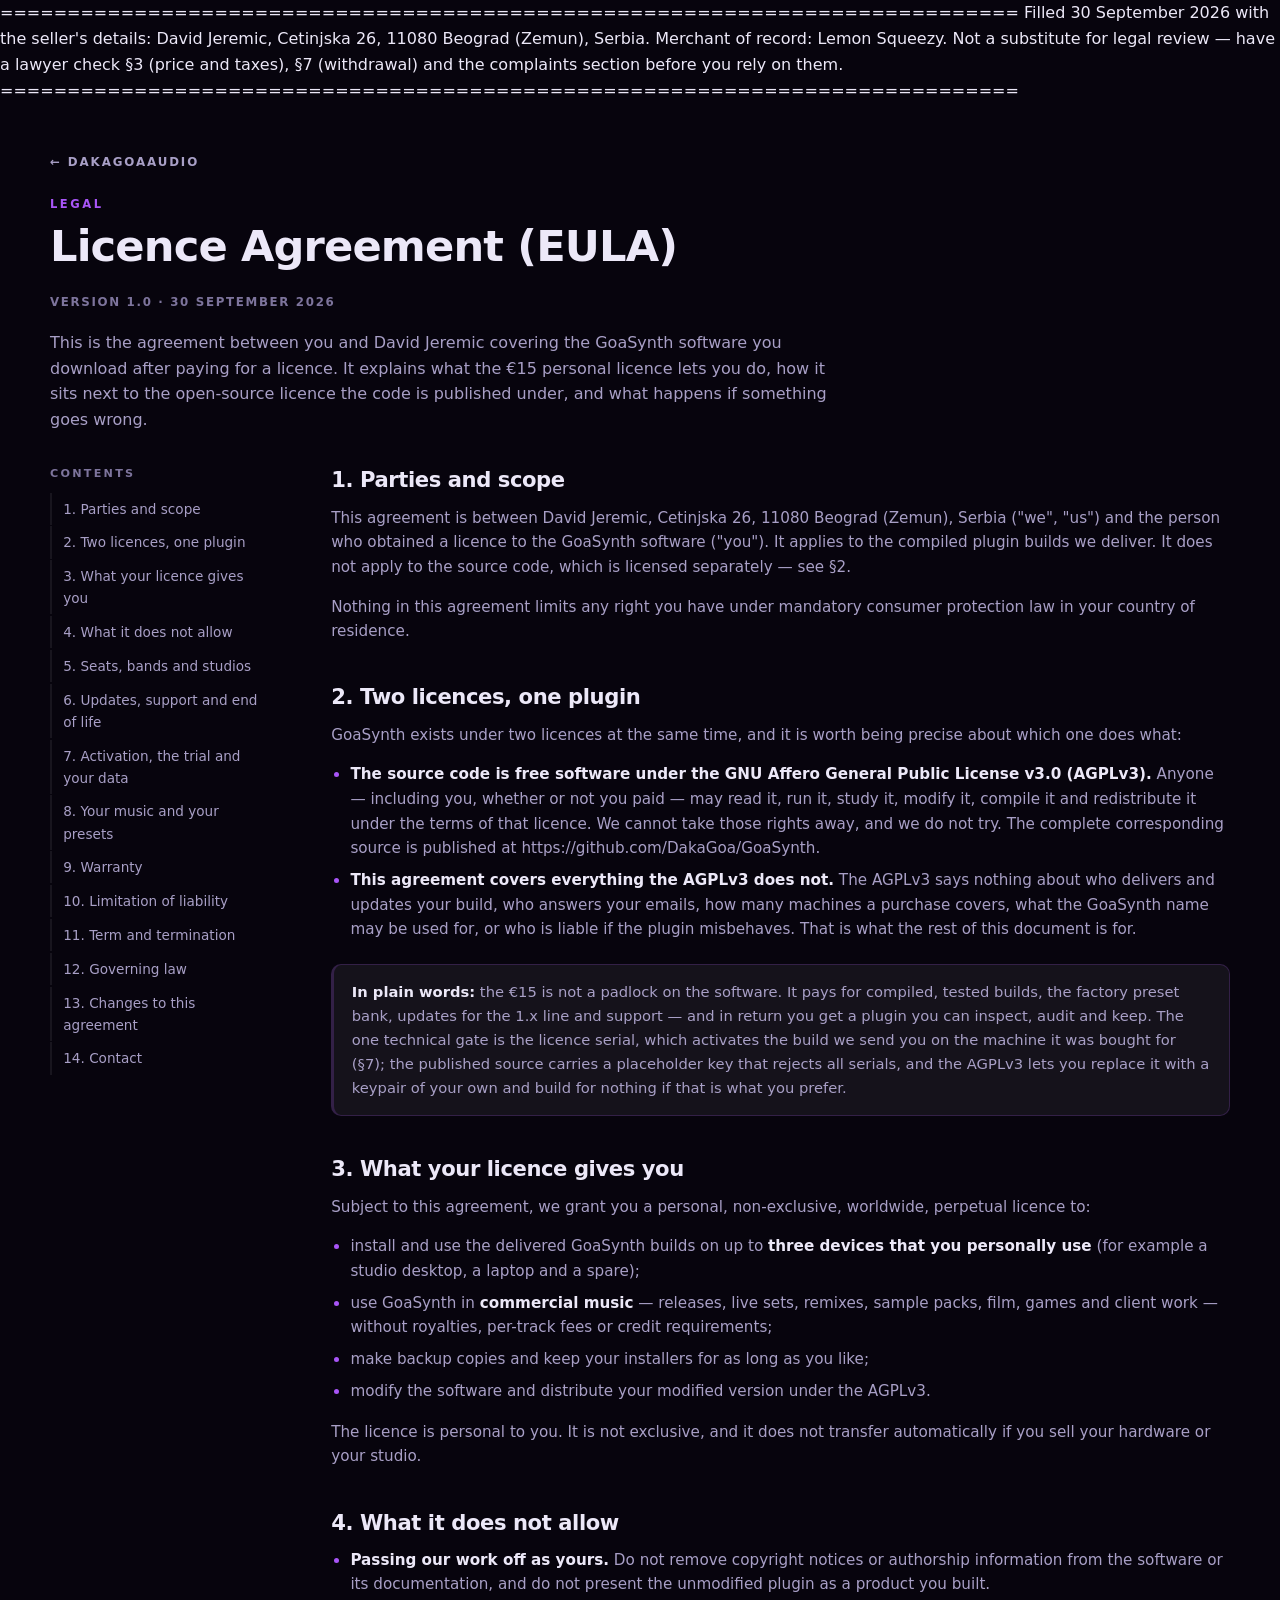
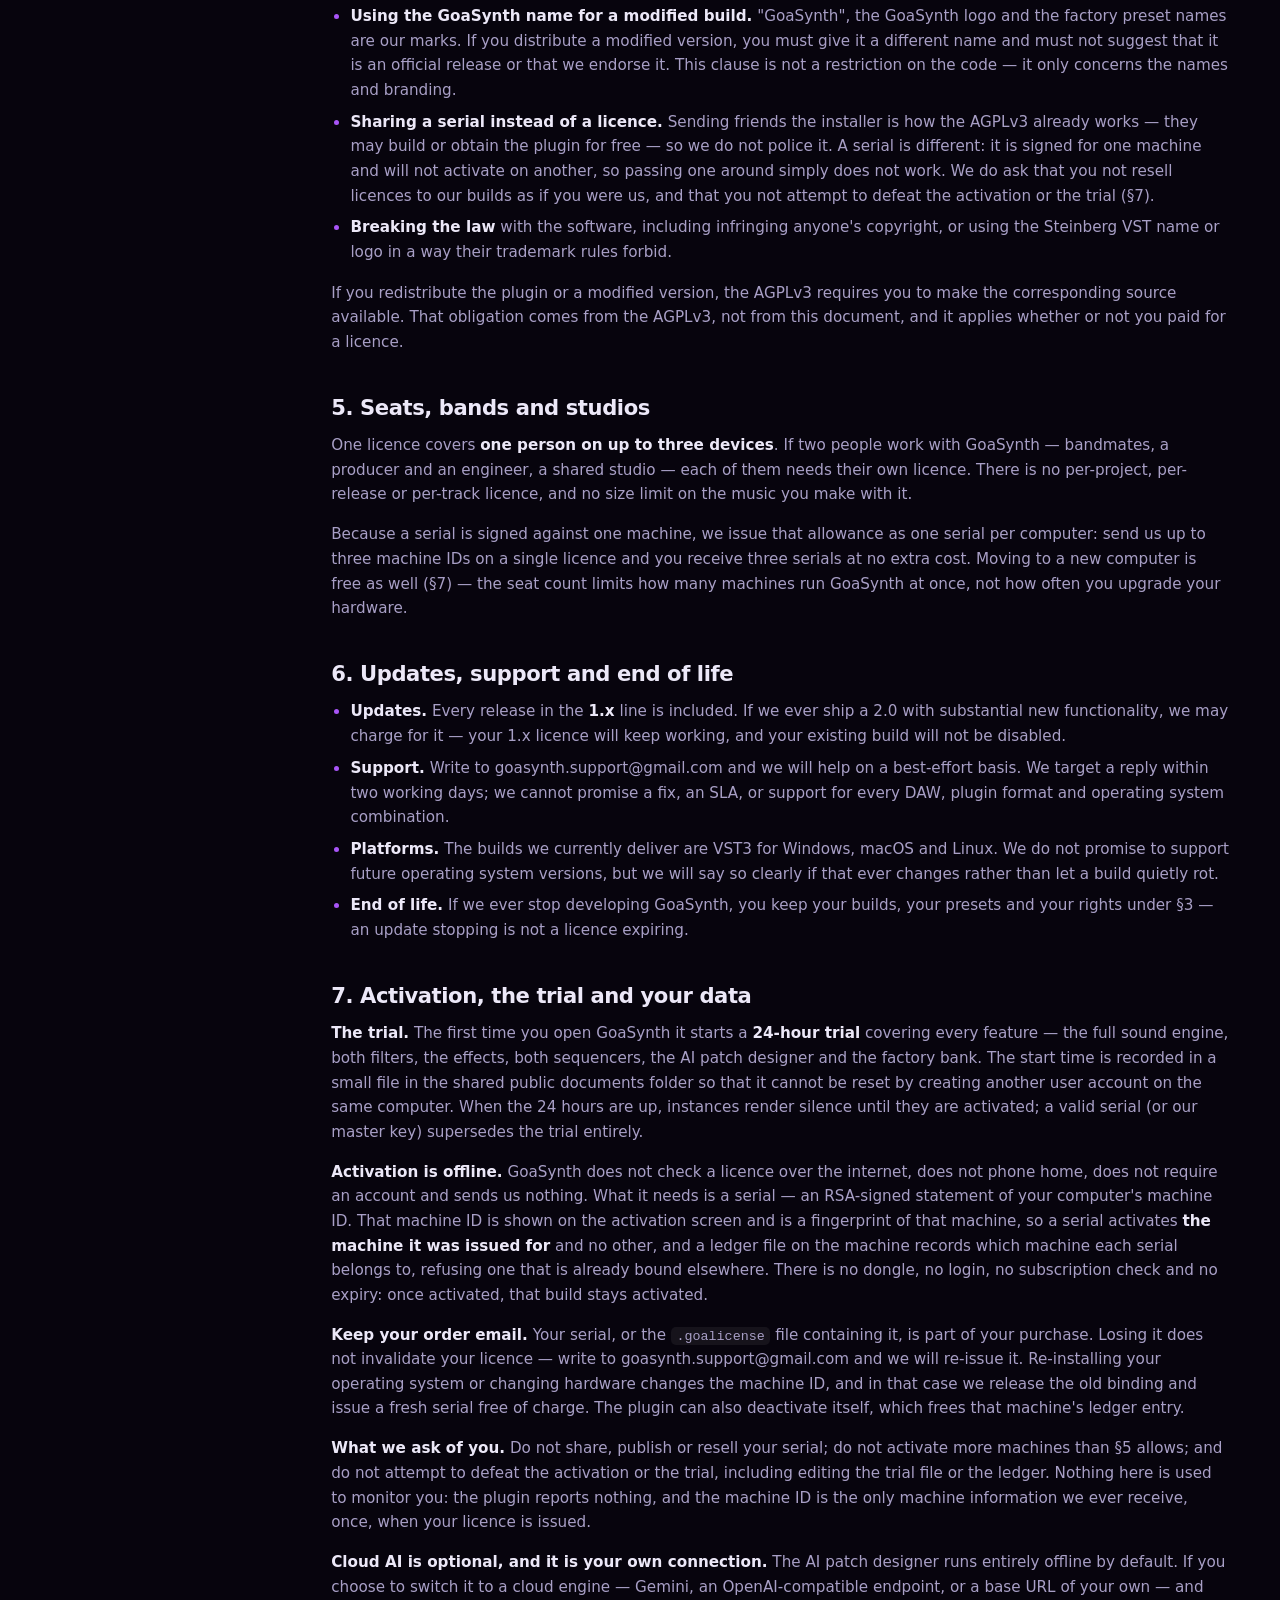
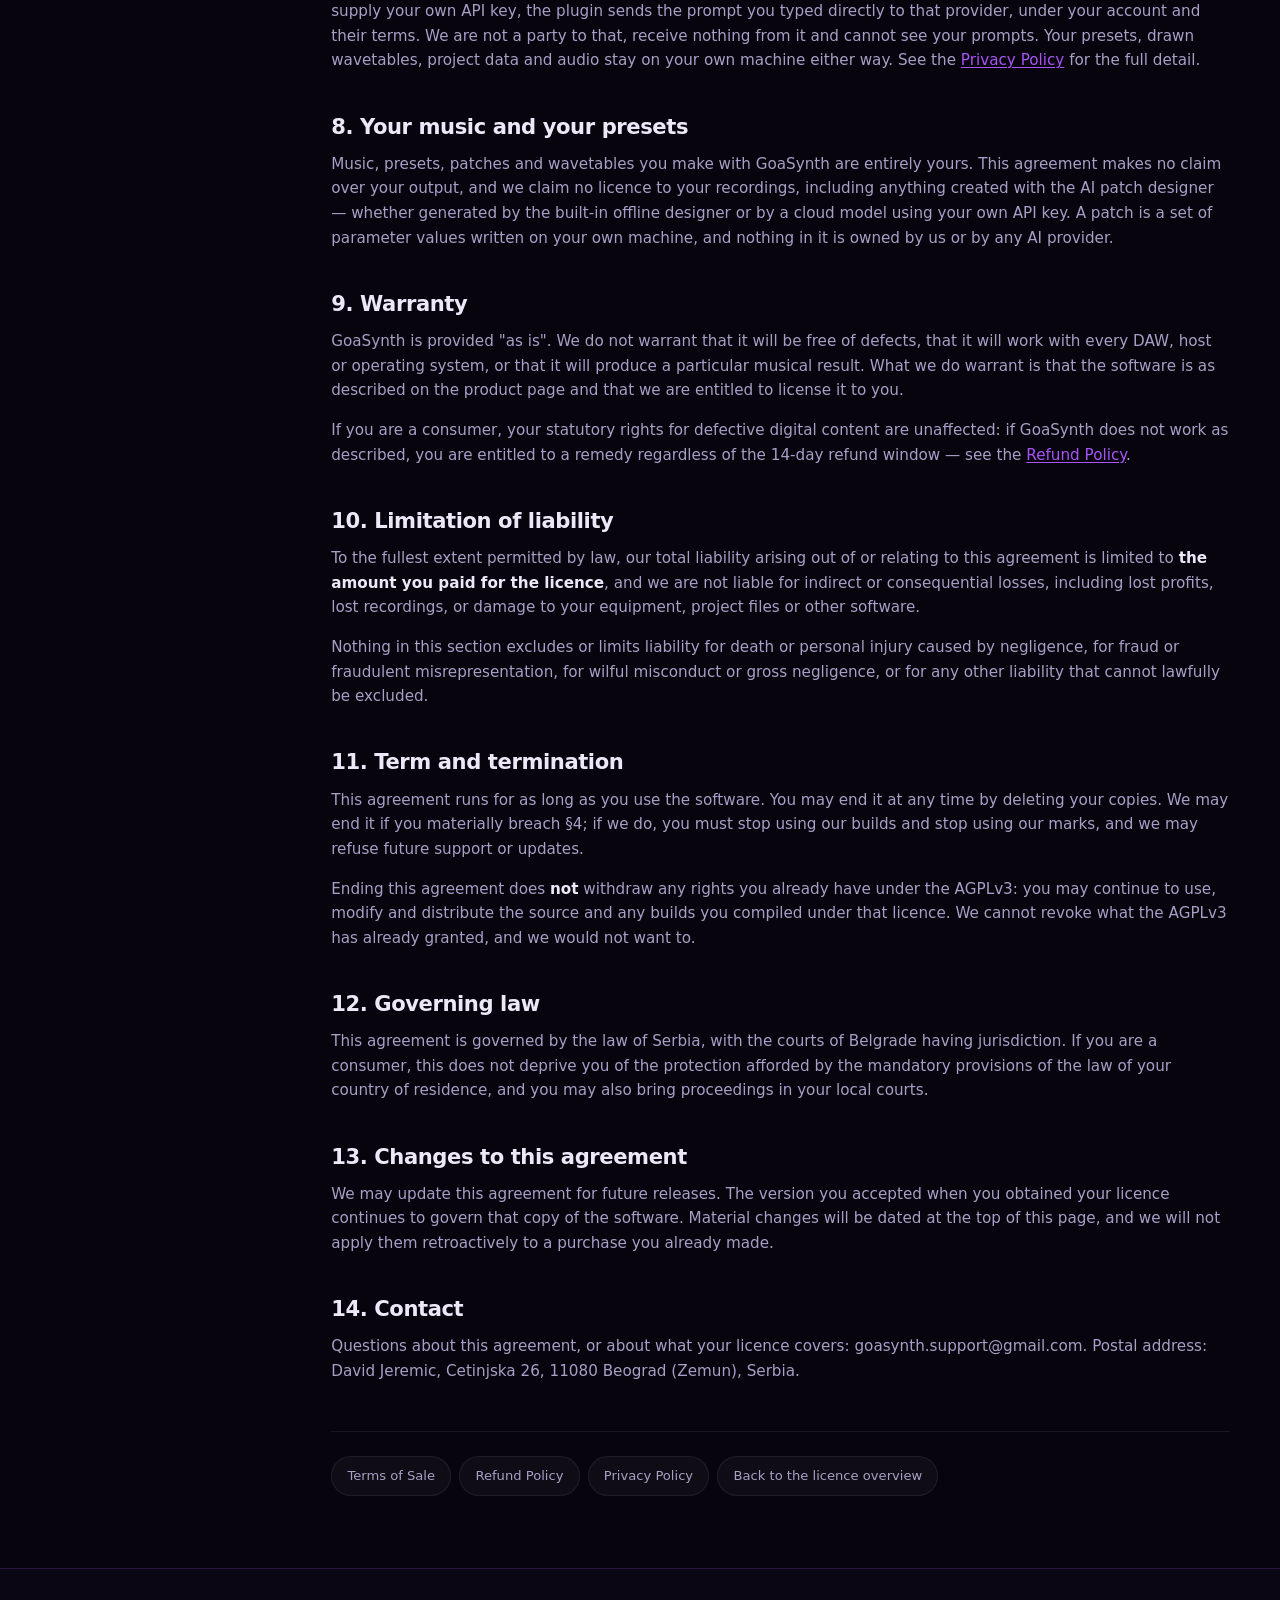
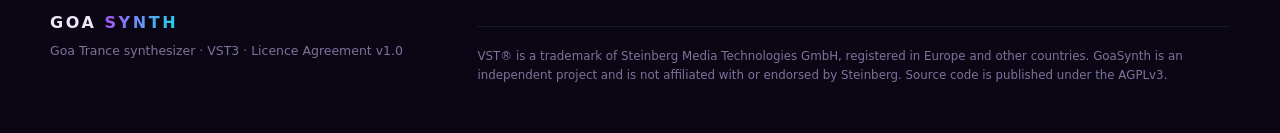
<file: docs/legal/eula.html>
<!DOCTYPE html>
============================================================================
  Filled 30 September 2026 with the seller's details: David Jeremic, Cetinjska 26, 11080 Beograd (Zemun), Serbia.
  Merchant of record: Lemon Squeezy. Not a substitute for legal review — have a
  lawyer check §3 (price and taxes), §7 (withdrawal) and the complaints
  section before you rely on them.
  ============================================================================
<html lang="en" data-theme="uv">
<head>
<meta charset="utf-8">
<meta name="viewport" content="width=device-width, initial-scale=1">
<title>Licence Agreement (EULA) — GoaSynth</title>
<meta name="description" content="The GoaSynth end user licence agreement: what the €15 personal licence covers, how it sits alongside the AGPLv3 source, seats, updates, support, warranty and liability.">
<meta name="robots" content="index, follow">
<link rel="canonical" href="https://dakagoa.github.io/GoaSynth/legal/eula.html">
<meta property="og:type" content="article">
<meta property="og:site_name" content="DakaGoaAudio">
<meta property="og:url" content="https://dakagoa.github.io/GoaSynth/legal/eula.html">
<meta property="og:title" content="Licence Agreement (EULA) — GoaSynth">
<meta property="og:description" content="The GoaSynth end user licence agreement: what the €15 personal licence covers, how it sits alongside the AGPLv3 source, seats, updates, support, warranty and liability.">
<meta name="twitter:card" content="summary">
<meta name="theme-color" content="#0b0714">
<link rel="icon" href="data:image/svg+xml,%3Csvg xmlns='http://www.w3.org/2000/svg' viewBox='0 0 64 64'%3E%3Cdefs%3E%3ClinearGradient id='g' x1='0' y1='0' x2='1' y2='1'%3E%3Cstop offset='0' stop-color='%23a855f7'/%3E%3Cstop offset='.5' stop-color='%2322d3ee'/%3E%3Cstop offset='1' stop-color='%23ec4899'/%3E%3C/linearGradient%3E%3C/defs%3E%3Crect width='64' height='64' rx='14' fill='%230b0714'/%3E%3Cpath d='M12 40c6-18 12-18 18 0s12 18 22-14' fill='none' stroke='url(%23g)' stroke-width='6' stroke-linecap='round'/%3E%3C/svg%3E">
<link rel="stylesheet" href="../styles.css">
<script>try { var s = localStorage.getItem('goasynth-skin'); if (s) document.documentElement.setAttribute('data-theme', s); } catch (e) {}</script>
</head>
<body>

<header class="wrap legal-head">
  <a class="legal-back" href="../">&larr; DakaGoaAudio</a>
  <p class="kicker">Legal</p>
  <h1>Licence Agreement (EULA)</h1>
  <p class="legal-updated">Version 1.0 · 30 September 2026</p>
  <p class="legal-lede">
    This is the agreement between you and David Jeremic covering the
    GoaSynth software you download after paying for a licence. It explains what the
    €15 personal licence lets you do, how it sits next to the open-source
    licence the code is published under, and what happens if something goes wrong.
  </p>
</header>

<main class="wrap legal-body">
  <div class="legal-grid">

    <nav class="legal-toc" aria-label="Contents">
      <h2>Contents</h2>
      <ol>
        <li><a href="#parties">1. Parties and scope</a></li>
        <li><a href="#two-licences">2. Two licences, one plugin</a></li>
        <li><a href="#grant">3. What your licence gives you</a></li>
        <li><a href="#limits">4. What it does not allow</a></li>
        <li><a href="#seats">5. Seats, bands and studios</a></li>
        <li><a href="#updates">6. Updates, support and end of life</a></li>
        <li><a href="#no-account">7. Activation, the trial and your data</a></li>
        <li><a href="#your-work">8. Your music and your presets</a></li>
        <li><a href="#warranty">9. Warranty</a></li>
        <li><a href="#liability">10. Limitation of liability</a></li>
        <li><a href="#term">11. Term and termination</a></li>
        <li><a href="#law">12. Governing law</a></li>
        <li><a href="#changes">13. Changes to this agreement</a></li>
        <li><a href="#contact">14. Contact</a></li>
      </ol>
    </nav>

    <article class="legal">

      <h2 id="parties">1. Parties and scope</h2>
      <p>
        This agreement is between David Jeremic,
        Cetinjska 26, 11080 Beograd (Zemun),
        Serbia ("we", "us") and the person who obtained a licence to the
        GoaSynth software ("you"). It applies to the compiled plugin builds we deliver. It does not
        apply to the source code, which is licensed separately — see §2.
      </p>
      <p>
        Nothing in this agreement limits any right you have under mandatory consumer protection law
        in your country of residence.
      </p>

      <h2 id="two-licences">2. Two licences, one plugin</h2>
      <p>
        GoaSynth exists under two licences at the same time, and it is worth being precise about which
        one does what:
      </p>
      <ul>
        <li>
          <b>The source code is free software under the GNU Affero General Public License v3.0
          (AGPLv3).</b> Anyone — including you, whether or not you paid — may read it, run it, study
          it, modify it, compile it and redistribute it under the terms of that licence. We cannot
          take those rights away, and we do not try. The complete corresponding source is published
          at https://github.com/DakaGoa/GoaSynth.
        </li>
        <li>
          <b>This agreement covers everything the AGPLv3 does not.</b> The AGPLv3 says nothing about
          who delivers and updates your build, who answers your emails, how many machines a purchase
          covers, what the GoaSynth name may be used for, or who is liable if the plugin misbehaves.
          That is what the rest of this document is for.
        </li>
      </ul>
      <div class="legal-note">
        <b>In plain words:</b> the €15 is not a padlock on the software. It pays for compiled, tested
        builds, the factory preset bank, updates for the 1.x line and support — and in return you get a
        plugin you can inspect, audit and keep. The one technical gate is the licence serial, which
        activates the build we send you on the machine it was bought for (§7); the published source carries
        a placeholder key that rejects all serials, and the AGPLv3 lets you replace it with a keypair of
        your own and build for nothing if that is what you prefer.
      </div>

      <h2 id="grant">3. What your licence gives you</h2>
      <p>Subject to this agreement, we grant you a personal, non-exclusive, worldwide, perpetual licence to:</p>
      <ul>
        <li>install and use the delivered GoaSynth builds on up to <b>three devices that you personally
            use</b> (for example a studio desktop, a laptop and a spare);</li>
        <li>use GoaSynth in <b>commercial music</b> — releases, live sets, remixes, sample packs,
            film, games and client work — without royalties, per-track fees or credit requirements;</li>
        <li>make backup copies and keep your installers for as long as you like;</li>
        <li>modify the software and distribute your modified version under the AGPLv3.</li>
      </ul>
      <p>
        The licence is personal to you. It is not exclusive, and it does not transfer automatically if
        you sell your hardware or your studio.
      </p>

      <h2 id="limits">4. What it does not allow</h2>
      <ul>
        <li>
          <b>Passing our work off as yours.</b> Do not remove copyright notices or authorship
          information from the software or its documentation, and do not present the unmodified plugin
          as a product you built.
        </li>
        <li>
          <b>Using the GoaSynth name for a modified build.</b> "GoaSynth", the GoaSynth logo and the
          factory preset names are our marks. If you distribute a modified version, you must give it a
          different name and must not suggest that it is an official release or that we endorse it.
          This clause is not a restriction on the code — it only concerns the names and branding.
        </li>
        <li>
          <b>Sharing a serial instead of a licence.</b> Sending friends the installer is how the AGPLv3
          already works — they may build or obtain the plugin for free — so we do not police it. A serial
          is different: it is signed for one machine and will not activate on another, so passing one
          around simply does not work. We do ask that you not resell licences to our builds as if you were
          us, and that you not attempt to defeat the activation or the trial (§7).
        </li>
        <li>
          <b>Breaking the law</b> with the software, including infringing anyone's copyright, or
          using the Steinberg VST name or logo in a way their trademark rules forbid.
        </li>
      </ul>
      <p>
        If you redistribute the plugin or a modified version, the AGPLv3 requires you to make the
        corresponding source available. That obligation comes from the AGPLv3, not from this document,
        and it applies whether or not you paid for a licence.
      </p>

      <h2 id="seats">5. Seats, bands and studios</h2>
      <p>
        One licence covers <b>one person on up to three devices</b>. If two people work with GoaSynth —
        bandmates, a producer and an engineer, a shared studio — each of them needs their own licence.
        There is no per-project, per-release or per-track licence, and no size limit on the music you
        make with it.
      </p>
      <p>
        Because a serial is signed against one machine, we issue that allowance as one serial per computer:
        send us up to three machine IDs on a single licence and you receive three serials at no extra cost.
        Moving to a new computer is free as well (§7) — the seat count limits how many machines run
        GoaSynth at once, not how often you upgrade your hardware.
      </p>

      <h2 id="updates">6. Updates, support and end of life</h2>
      <ul>
        <li><b>Updates.</b> Every release in the <b>1.x</b> line is included. If we ever ship a 2.0
            with substantial new functionality, we may charge for it — your 1.x licence will keep
            working, and your existing build will not be disabled.</li>
        <li><b>Support.</b> Write to goasynth.support@gmail.com and we will help on a
            best-effort basis. We target a reply within two working days; we cannot promise a fix, an
            SLA, or support for every DAW, plugin format and operating system combination.</li>
        <li><b>Platforms.</b> The builds we currently deliver are VST3 for Windows, macOS and Linux. We
            do not promise to support future operating system versions, but we will say so clearly if
            that ever changes rather than let a build quietly rot.</li>
        <li><b>End of life.</b> If we ever stop developing GoaSynth, you keep your builds, your
            presets and your rights under §3 — an update stopping is not a licence expiring.</li>
      </ul>

      <h2 id="no-account">7. Activation, the trial and your data</h2>
      <p>
        <b>The trial.</b> The first time you open GoaSynth it starts a <b>24-hour trial</b> covering every
        feature — the full sound engine, both filters, the effects, both sequencers, the AI patch designer
        and the factory bank. The start time is recorded in a small file in the shared public documents
        folder so that it cannot be reset by creating another user account on the same computer. When the
        24 hours are up, instances render silence until they are activated; a valid serial (or our master
        key) supersedes the trial entirely.
      </p>
      <p>
        <b>Activation is offline.</b> GoaSynth does not check a licence over the internet, does not phone
        home, does not require an account and sends us nothing. What it needs is a serial — an RSA-signed
        statement of your computer's machine ID. That machine ID is shown on the activation screen and is a
        fingerprint of that machine, so a serial activates <b>the machine it was issued for</b> and no
        other, and a ledger file on the machine records which machine each serial belongs to, refusing one
        that is already bound elsewhere. There is no dongle, no login, no subscription check and no expiry:
        once activated, that build stays activated.
      </p>
      <p>
        <b>Keep your order email.</b> Your serial, or the <code>.goalicense</code> file containing it, is
        part of your purchase. Losing it does not invalidate your licence — write to
        goasynth.support@gmail.com and we will re-issue it. Re-installing your operating
        system or changing hardware changes the machine ID, and in that case we release the old binding and
        issue a fresh serial free of charge. The plugin can also deactivate itself, which frees that
        machine's ledger entry.
      </p>
      <p>
        <b>What we ask of you.</b> Do not share, publish or resell your serial; do not activate more
        machines than §5 allows; and do not attempt to defeat the activation or the trial, including
        editing the trial file or the ledger. Nothing here is used to monitor you: the plugin reports
        nothing, and the machine ID is the only machine information we ever receive, once, when your
        licence is issued.
      </p>
      <p>
        <b>Cloud AI is optional, and it is your own connection.</b> The AI patch designer runs entirely
        offline by default. If you choose to switch it to a cloud engine — Gemini, an OpenAI-compatible
        endpoint, or a base URL of your own — and supply your own API key, the plugin sends the prompt you
        typed directly to that provider, under your account and their terms. We are not a party to that,
        receive nothing from it and cannot see your prompts. Your presets, drawn wavetables, project data
        and audio stay on your own machine either way. See the
        <a href="privacy.html">Privacy Policy</a> for the full detail.
      </p>

      <h2 id="your-work">8. Your music and your presets</h2>
      <p>
        Music, presets, patches and wavetables you make with GoaSynth are entirely yours. This agreement
        makes no claim over your output, and we claim no licence to your recordings, including anything
        created with the AI patch designer — whether generated by the built-in offline designer or by a
        cloud model using your own API key. A patch is a set of parameter values written on your own
        machine, and nothing in it is owned by us or by any AI provider.
      </p>

      <h2 id="warranty">9. Warranty</h2>
      <p>
        GoaSynth is provided "as is". We do not warrant that it will be free of defects, that it will
        work with every DAW, host or operating system, or that it will produce a particular musical
        result. What we do warrant is that the software is as described on the product page and that
        we are entitled to license it to you.
      </p>
      <p>
        If you are a consumer, your statutory rights for defective digital content are unaffected:
        if GoaSynth does not work as described, you are entitled to a remedy regardless of the 14-day
        refund window — see the <a href="refunds.html">Refund Policy</a>.
      </p>

      <h2 id="liability">10. Limitation of liability</h2>
      <p>
        To the fullest extent permitted by law, our total liability arising out of or relating to this
        agreement is limited to <b>the amount you paid for the licence</b>, and we are not liable for
        indirect or consequential losses, including lost profits, lost recordings, or damage to your
        equipment, project files or other software.
      </p>
      <p>
        Nothing in this section excludes or limits liability for death or personal injury caused by
        negligence, for fraud or fraudulent misrepresentation, for wilful misconduct or gross
        negligence, or for any other liability that cannot lawfully be excluded.
      </p>

      <h2 id="term">11. Term and termination</h2>
      <p>
        This agreement runs for as long as you use the software. You may end it at any time by
        deleting your copies. We may end it if you materially breach §4; if we do, you must stop using
        our builds and stop using our marks, and we may refuse future support or updates.
      </p>
      <p>
        Ending this agreement does <b>not</b> withdraw any rights you already have under the AGPLv3:
        you may continue to use, modify and distribute the source and any builds you compiled under
        that licence. We cannot revoke what the AGPLv3 has already granted, and we would not want to.
      </p>

      <h2 id="law">12. Governing law</h2>
      <p>
        This agreement is governed by the law of Serbia, with the
        courts of Belgrade having jurisdiction. If you are a consumer, this
        does not deprive you of the protection afforded by the mandatory provisions of the law of your
        country of residence, and you may also bring proceedings in your local courts.
      </p>

      <h2 id="changes">13. Changes to this agreement</h2>
      <p>
        We may update this agreement for future releases. The version you accepted when you obtained
        your licence continues to govern that copy of the software. Material changes will be dated at
        the top of this page, and we will not apply them retroactively to a purchase you already made.
      </p>

      <h2 id="contact">14. Contact</h2>
      <p>
        Questions about this agreement, or about what your licence covers:
        goasynth.support@gmail.com. Postal address:
        David Jeremic, Cetinjska 26, 11080 Beograd (Zemun), Serbia.
      </p>

      <div class="legal-cross">
        <a href="terms.html">Terms of Sale</a>
        <a href="refunds.html">Refund Policy</a>
        <a href="privacy.html">Privacy Policy</a>
        <a href="../goasynth/#licence">Back to the licence overview</a>
      </div>
    </article>

  </div>
</main>

<footer class="footer">
  <div class="wrap footer-inner">
    <div class="footer-brand">
      <strong>GOA <span>SYNTH</span></strong>
      <p>Goa Trance synthesizer · VST3 · Licence Agreement v1.0</p>
    </div>
    <p class="footer-legal">
      VST® is a trademark of Steinberg Media Technologies GmbH, registered in Europe and other
      countries. GoaSynth is an independent project and is not affiliated with or endorsed by
      Steinberg. Source code is published under the AGPLv3.
    </p>
  </div>
</footer>

</body>
</html>
</file>
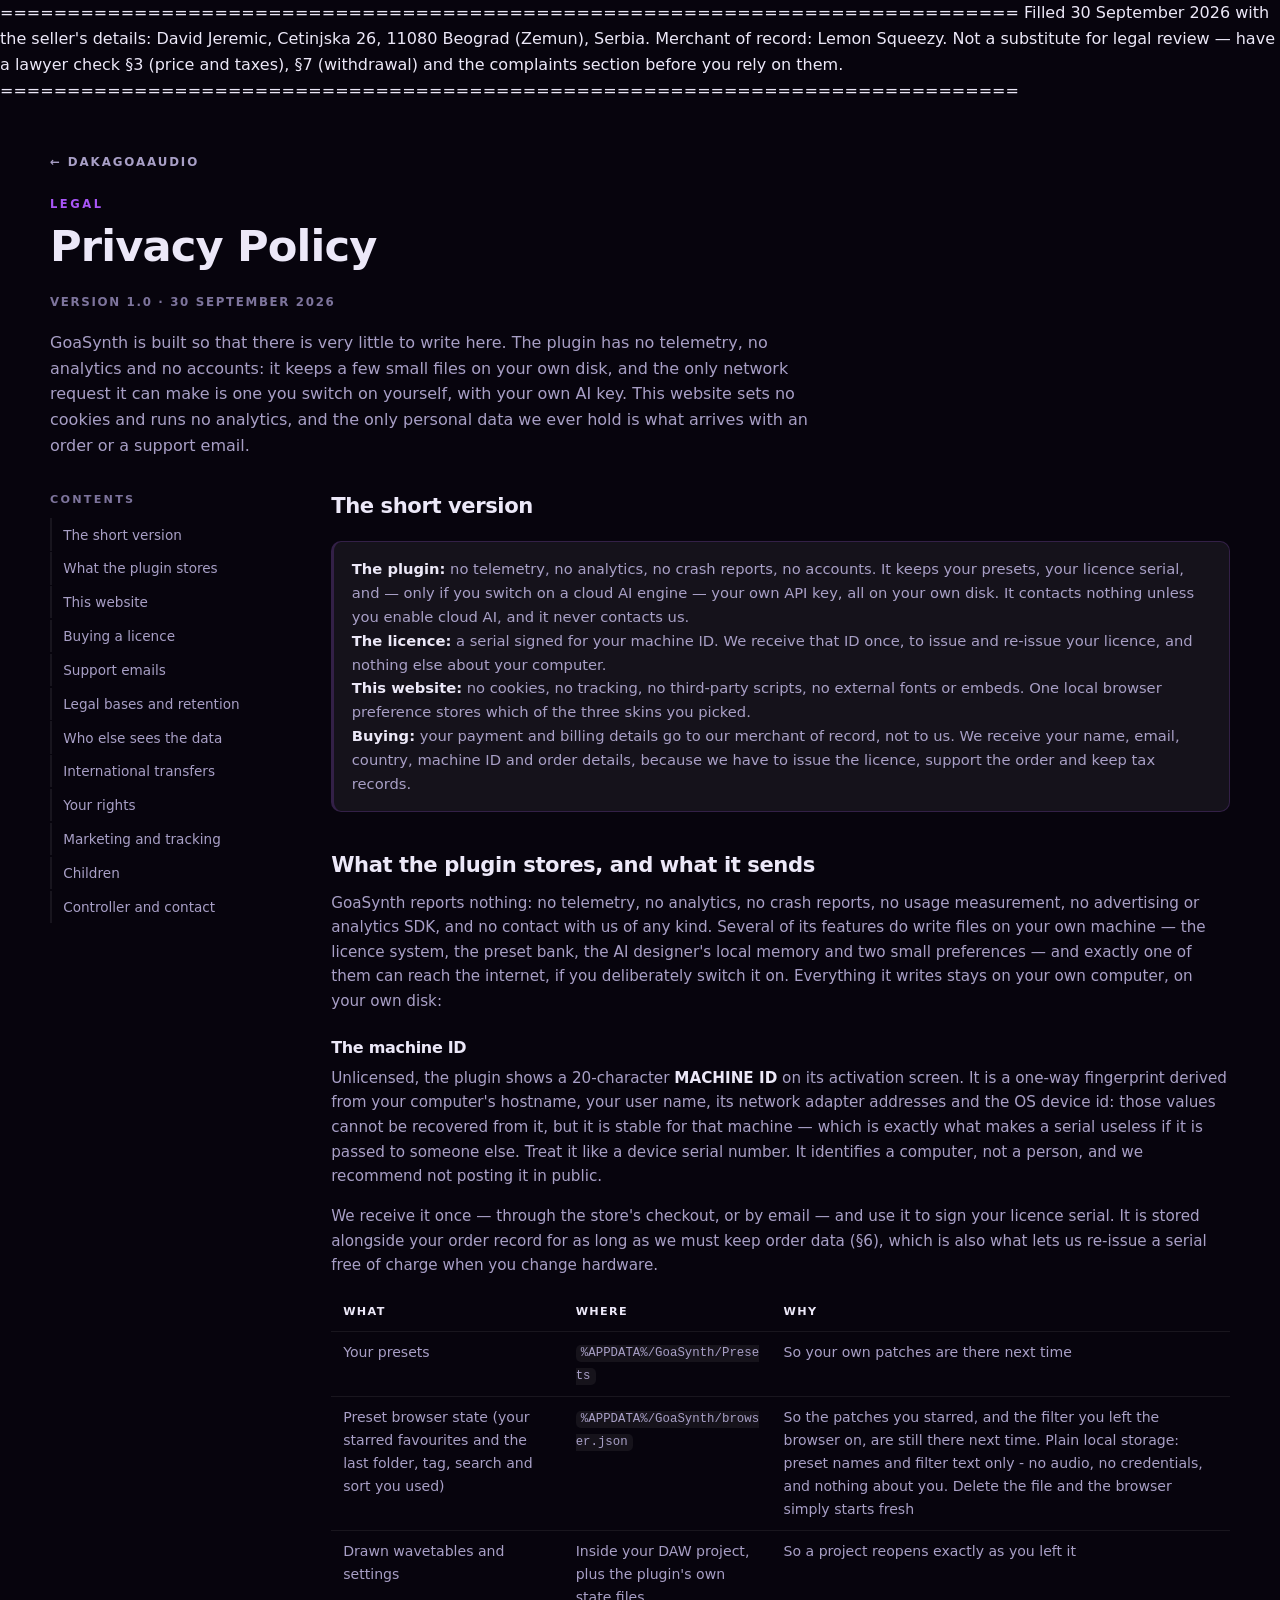
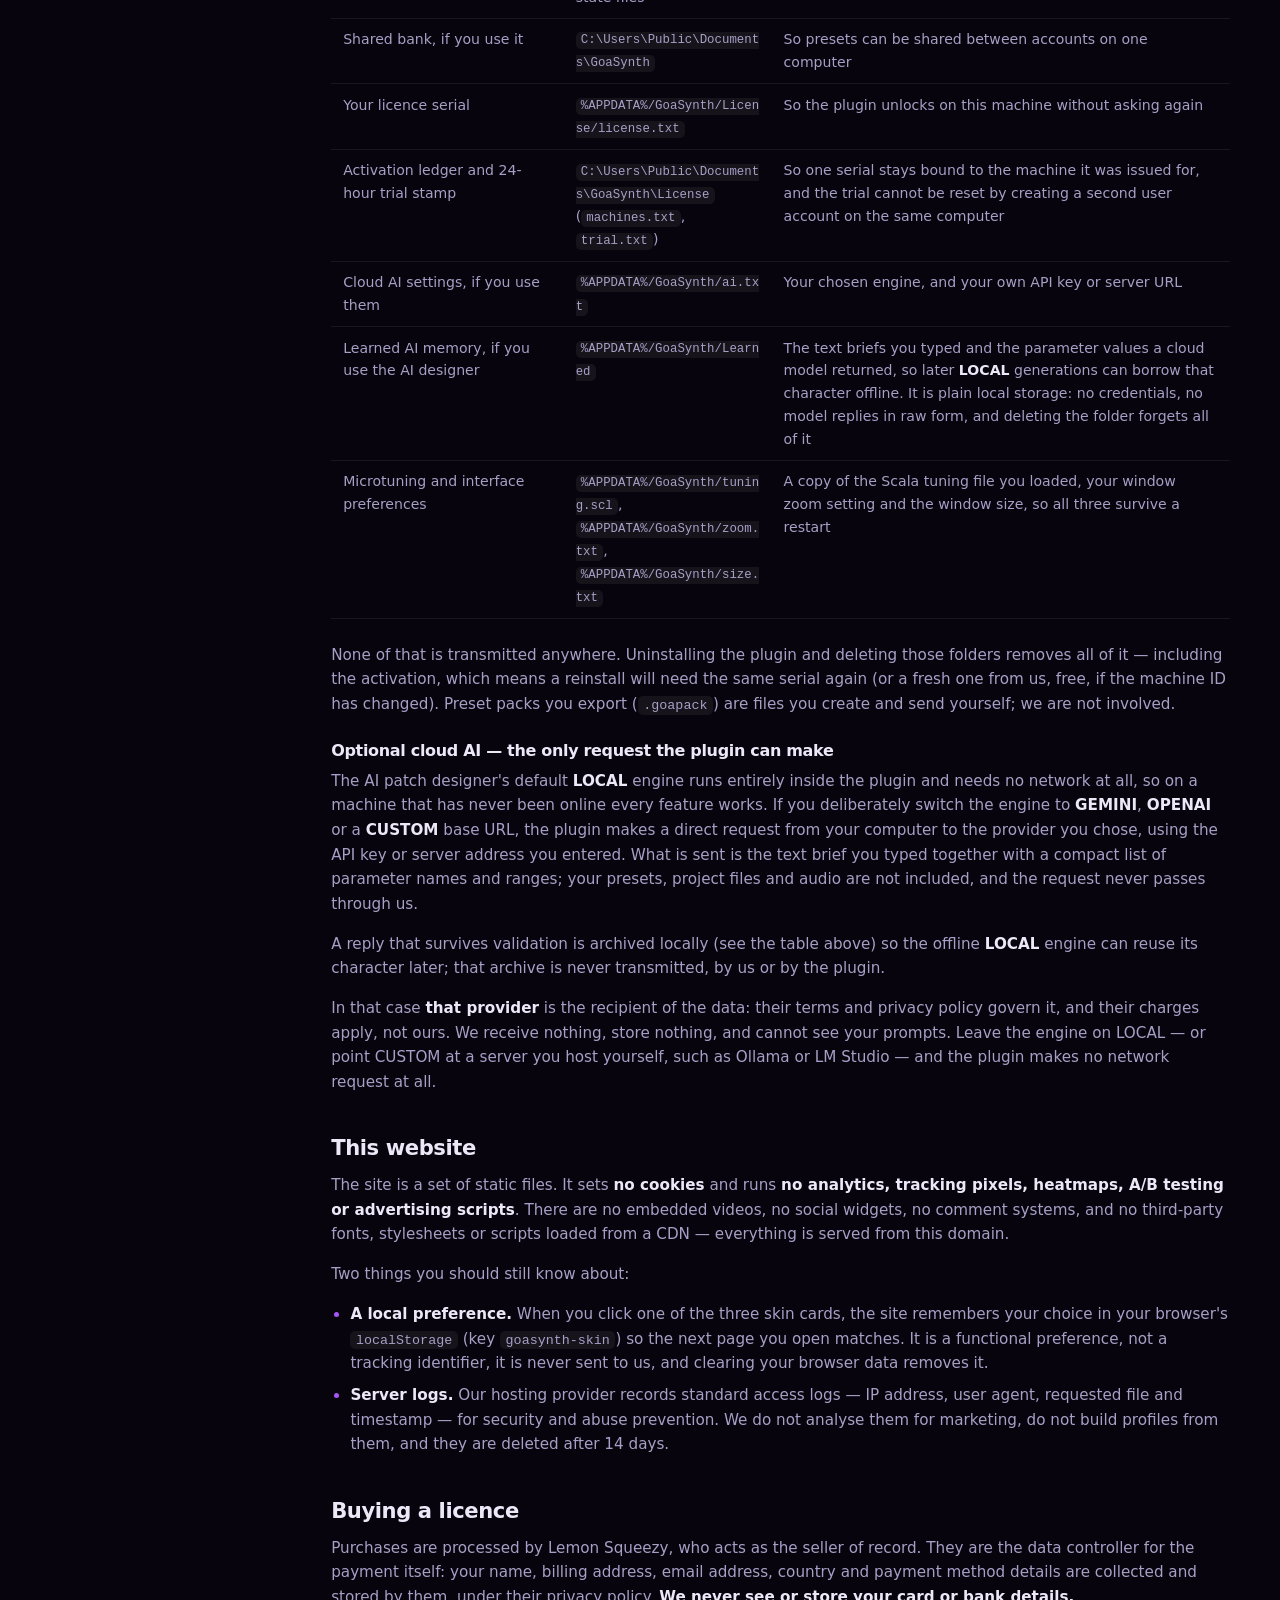
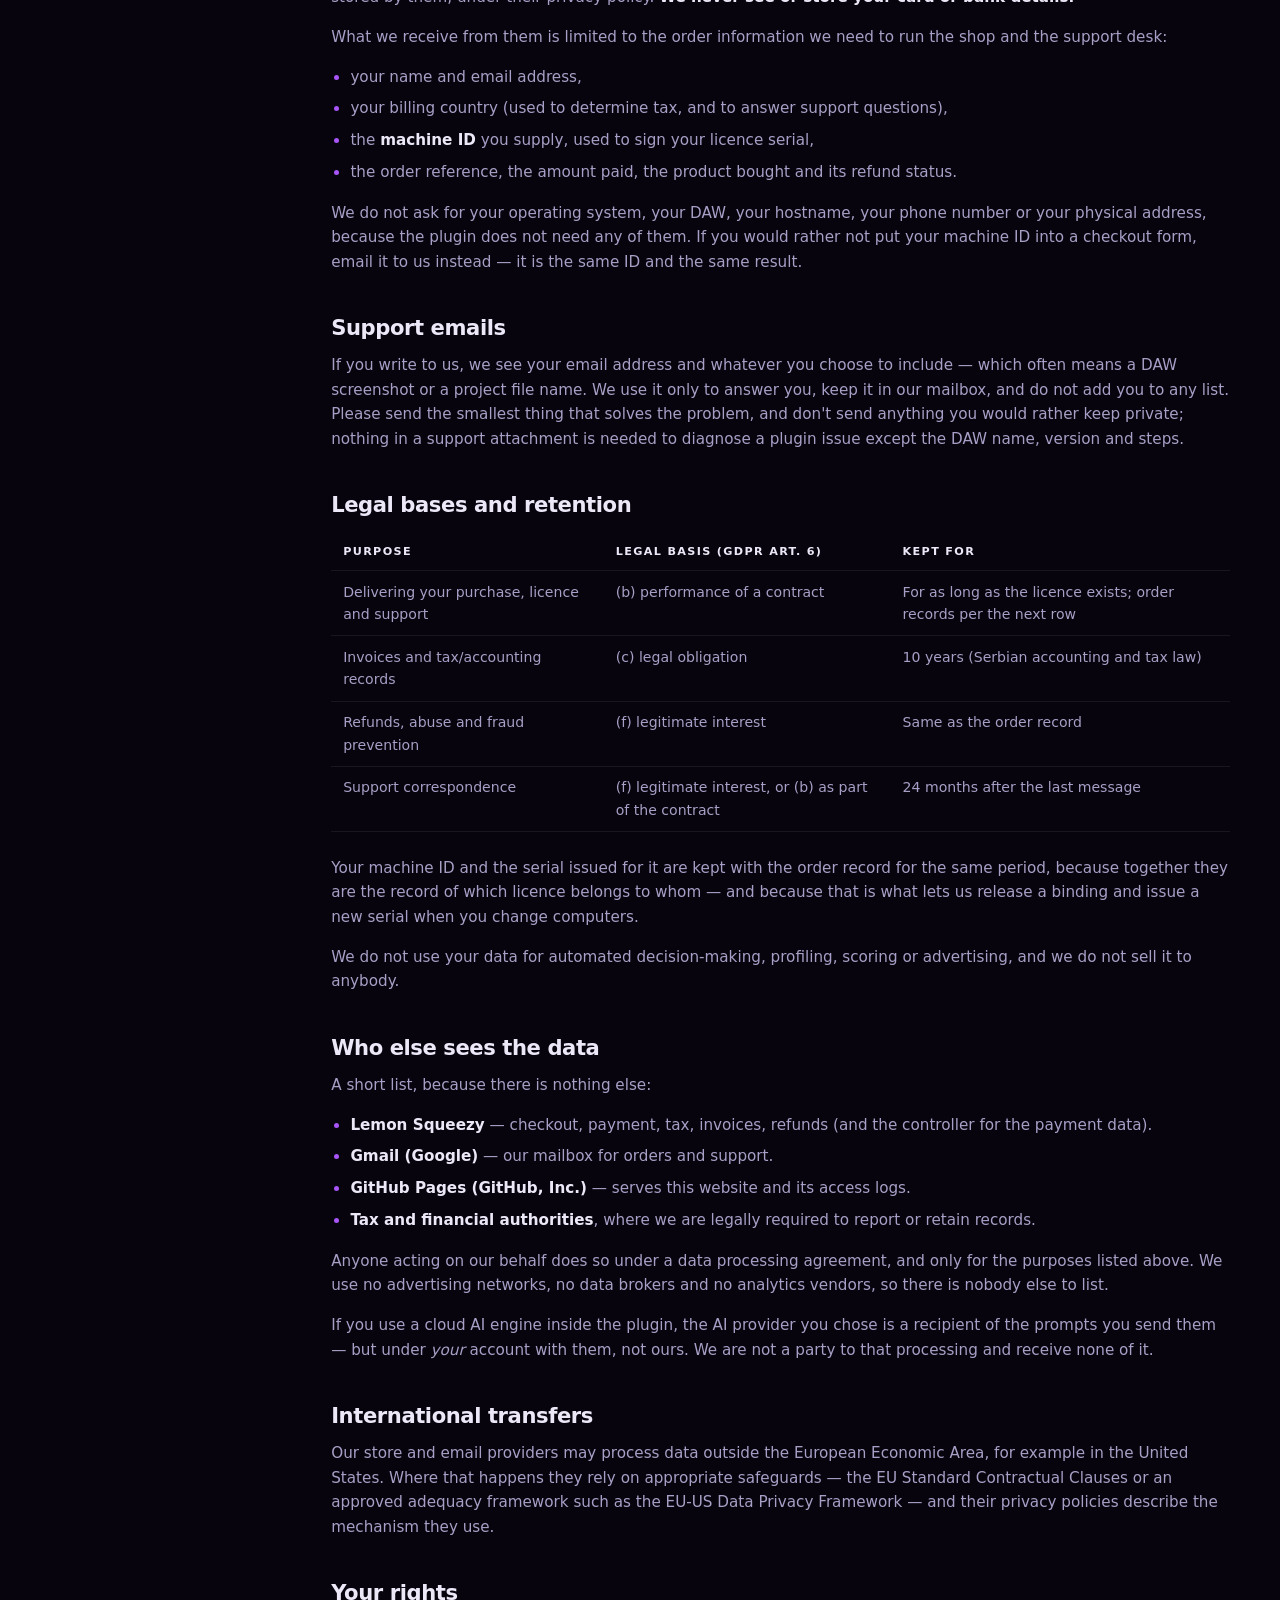
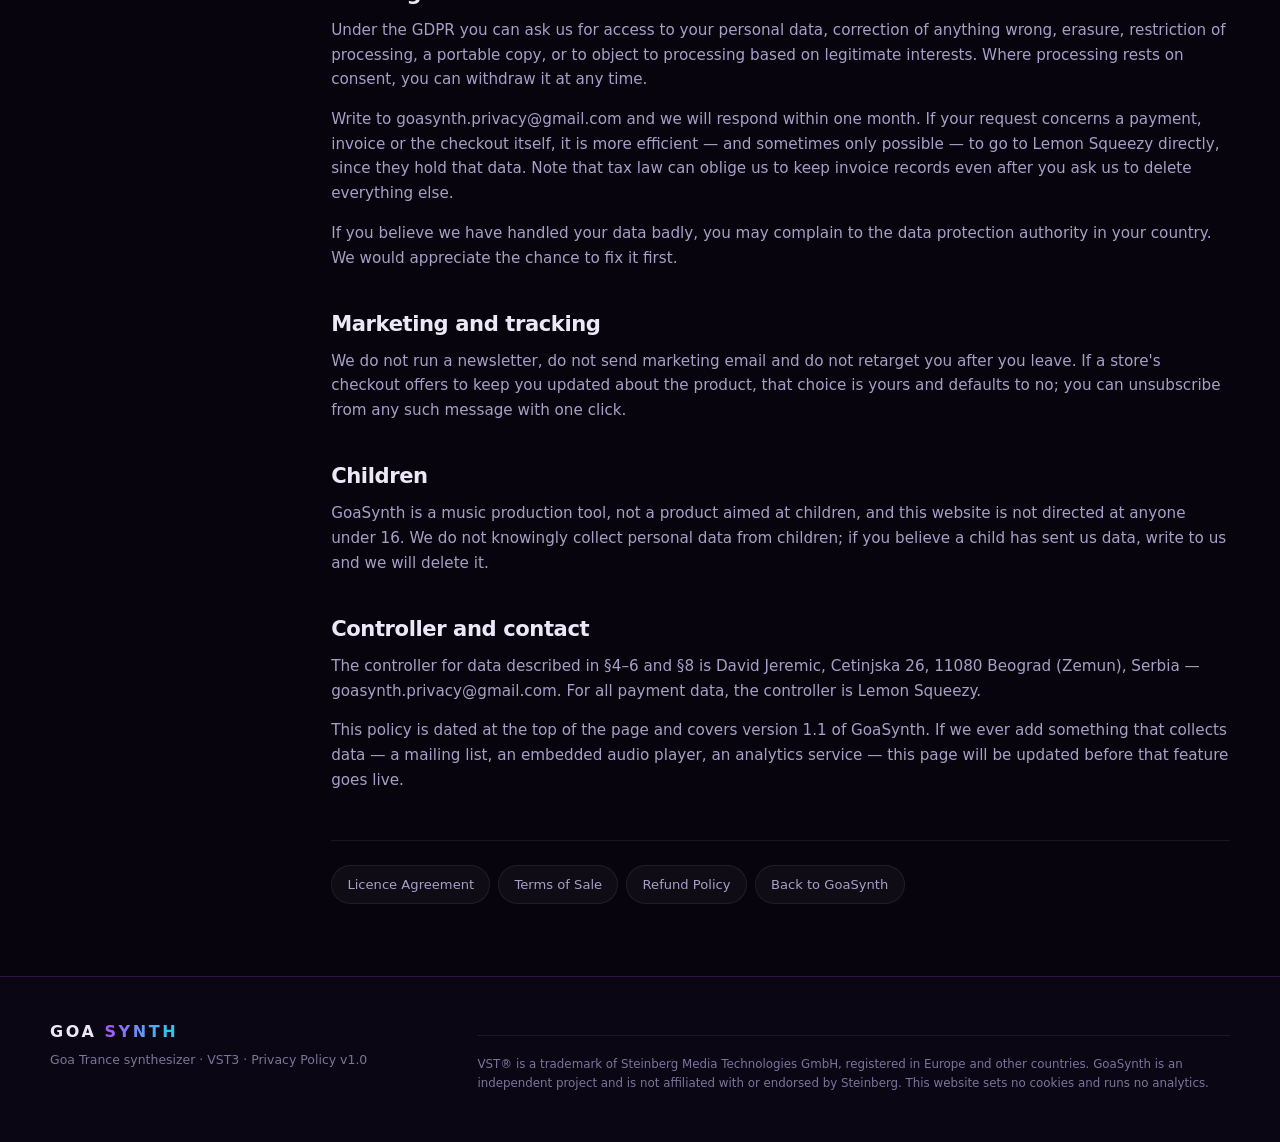
<file: docs/legal/privacy.html>
<!DOCTYPE html>
============================================================================
  Filled 30 September 2026 with the seller's details: David Jeremic, Cetinjska 26, 11080 Beograd (Zemun), Serbia.
  Merchant of record: Lemon Squeezy. Not a substitute for legal review — have a
  lawyer check §3 (price and taxes), §7 (withdrawal) and the complaints
  section before you rely on them.
  ============================================================================
<html lang="en" data-theme="uv">
<head>
<meta charset="utf-8">
<meta name="viewport" content="width=device-width, initial-scale=1">
<title>Privacy Policy — GoaSynth</title>
<meta name="description" content="GoaSynth privacy: the plugin stores your presets, your licence serial and your optional AI key on your own machine, contacts nothing unless you enable cloud AI, the website sets no cookies, and only the checkout store handles your payment data.">
<meta name="robots" content="index, follow">
<link rel="canonical" href="https://dakagoa.github.io/GoaSynth/legal/privacy.html">
<meta property="og:type" content="article">
<meta property="og:site_name" content="DakaGoaAudio">
<meta property="og:url" content="https://dakagoa.github.io/GoaSynth/legal/privacy.html">
<meta property="og:title" content="Privacy Policy — GoaSynth">
<meta property="og:description" content="GoaSynth privacy: the plugin stores your presets, your licence serial and your optional AI key on your own machine, contacts nothing unless you enable cloud AI, the website sets no cookies, and only the checkout store handles your payment data.">
<meta name="twitter:card" content="summary">
<meta name="theme-color" content="#0b0714">
<link rel="icon" href="data:image/svg+xml,%3Csvg xmlns='http://www.w3.org/2000/svg' viewBox='0 0 64 64'%3E%3Cdefs%3E%3ClinearGradient id='g' x1='0' y1='0' x2='1' y2='1'%3E%3Cstop offset='0' stop-color='%23a855f7'/%3E%3Cstop offset='.5' stop-color='%2322d3ee'/%3E%3Cstop offset='1' stop-color='%23ec4899'/%3E%3C/linearGradient%3E%3C/defs%3E%3Crect width='64' height='64' rx='14' fill='%230b0714'/%3E%3Cpath d='M12 40c6-18 12-18 18 0s12 18 22-14' fill='none' stroke='url(%23g)' stroke-width='6' stroke-linecap='round'/%3E%3C/svg%3E">
<link rel="stylesheet" href="../styles.css">
<script>try { var s = localStorage.getItem('goasynth-skin'); if (s) document.documentElement.setAttribute('data-theme', s); } catch (e) {}</script>
</head>
<body>

<header class="wrap legal-head">
  <a class="legal-back" href="../">&larr; DakaGoaAudio</a>
  <p class="kicker">Legal</p>
  <h1>Privacy Policy</h1>
  <p class="legal-updated">Version 1.0 · 30 September 2026</p>
  <p class="legal-lede">
    GoaSynth is built so that there is very little to write here. The plugin has no telemetry, no
    analytics and no accounts: it keeps a few small files on your own disk, and the only network request
    it can make is one you switch on yourself, with your own AI key. This website sets no cookies and
    runs no analytics, and the only personal data we ever hold is what arrives with an order or a
    support email.
  </p>
</header>

<main class="wrap legal-body">
  <div class="legal-grid">

    <nav class="legal-toc" aria-label="Contents">
      <h2>Contents</h2>
      <ol>
        <li><a href="#short">The short version</a></li>
        <li><a href="#plugin">What the plugin stores</a></li>
        <li><a href="#site">This website</a></li>
        <li><a href="#purchase">Buying a licence</a></li>
        <li><a href="#support">Support emails</a></li>
        <li><a href="#basis">Legal bases and retention</a></li>
        <li><a href="#recipients">Who else sees the data</a></li>
        <li><a href="#transfers">International transfers</a></li>
        <li><a href="#rights">Your rights</a></li>
        <li><a href="#marketing">Marketing and tracking</a></li>
        <li><a href="#children">Children</a></li>
        <li><a href="#controller">Controller and contact</a></li>
      </ol>
    </nav>

    <article class="legal">

      <h2 id="short">The short version</h2>
      <div class="legal-note">
        <b>The plugin:</b> no telemetry, no analytics, no crash reports, no accounts. It keeps your presets,
        your licence serial, and — only if you switch on a cloud AI engine — your own API key, all on your
        own disk. It contacts nothing unless you enable cloud AI, and it never contacts us.<br>
        <b>The licence:</b> a serial signed for your machine ID. We receive that ID once, to issue and
        re-issue your licence, and nothing else about your computer.<br>
        <b>This website:</b> no cookies, no tracking, no third-party scripts, no external fonts or
        embeds. One local browser preference stores which of the three skins you picked.<br>
        <b>Buying:</b> your payment and billing details go to our merchant of record, not to us. We
        receive your name, email, country, machine ID and order details, because we have to issue the
        licence, support the order and keep tax records.
      </div>

      <h2 id="plugin">What the plugin stores, and what it sends</h2>
      <p>
        GoaSynth reports nothing: no telemetry, no analytics, no crash reports, no usage measurement, no
        advertising or analytics SDK, and no contact with us of any kind. Several of its features do write
        files on your own machine — the licence system, the preset bank, the AI designer's local memory
        and two small preferences — and exactly one of them can reach the internet, if you deliberately
        switch it on. Everything it writes stays on your own computer, on your own disk:
      </p>
      <h3 id="machineid">The machine ID</h3>
      <p>
        Unlicensed, the plugin shows a 20-character <b>MACHINE ID</b> on its activation screen. It is a
        one-way fingerprint derived from your computer's hostname, your user name, its network adapter
        addresses and the OS device id: those values cannot be recovered from it, but it is stable for
        that machine — which is exactly what makes a serial useless if it is passed to someone else.
        Treat it like a device serial number. It identifies a computer, not a person, and we recommend
        not posting it in public.
      </p>
      <p>
        We receive it once — through the store's checkout, or by email — and use it to sign your licence
        serial. It is stored alongside your order record for as long as we must keep order data (§6), which
        is also what lets us re-issue a serial free of charge when you change hardware.
      </p>
      <table>
        <tr><th>What</th><th>Where</th><th>Why</th></tr>
        <tr>
          <td>Your presets</td>
          <td><code>%APPDATA%/GoaSynth/Presets</code></td>
          <td>So your own patches are there next time</td>
        </tr>
        <tr>
          <td>Preset browser state (your starred favourites and the last folder, tag, search and sort you used)</td>
          <td><code>%APPDATA%/GoaSynth/browser.json</code></td>
          <td>So the patches you starred, and the filter you left the browser on, are still there next
              time. Plain local storage: preset names and filter text only - no audio, no credentials,
              and nothing about you. Delete the file and the browser simply starts fresh</td>
        </tr>
        <tr>
          <td>Drawn wavetables and settings</td>
          <td>Inside your DAW project, plus the plugin's own state files</td>
          <td>So a project reopens exactly as you left it</td>
        </tr>
        <tr>
          <td>Shared bank, if you use it</td>
          <td><code>C:\Users\Public\Documents\GoaSynth</code></td>
          <td>So presets can be shared between accounts on one computer</td>
        </tr>
        <tr>
          <td>Your licence serial</td>
          <td><code>%APPDATA%/GoaSynth/License/license.txt</code></td>
          <td>So the plugin unlocks on this machine without asking again</td>
        </tr>
        <tr>
          <td>Activation ledger and 24-hour trial stamp</td>
          <td><code>C:\Users\Public\Documents\GoaSynth\License</code> (<code>machines.txt</code>, <code>trial.txt</code>)</td>
          <td>So one serial stays bound to the machine it was issued for, and the trial cannot be reset by creating a second user account on the same computer</td>
        </tr>
        <tr>
          <td>Cloud AI settings, if you use them</td>
          <td><code>%APPDATA%/GoaSynth/ai.txt</code></td>
          <td>Your chosen engine, and your own API key or server URL</td>
        </tr>
        <tr>
          <td>Learned AI memory, if you use the AI designer</td>
          <td><code>%APPDATA%/GoaSynth/Learned</code></td>
          <td>The text briefs you typed and the parameter values a cloud model returned, so later
              <b>LOCAL</b> generations can borrow that character offline. It is plain local storage: no
              credentials, no model replies in raw form, and deleting the folder forgets all of it</td>
        </tr>
        <tr>
          <td>Microtuning and interface preferences</td>
          <td><code>%APPDATA%/GoaSynth/tuning.scl</code>, <code>%APPDATA%/GoaSynth/zoom.txt</code>, <code>%APPDATA%/GoaSynth/size.txt</code></td>
          <td>A copy of the Scala tuning file you loaded, your window zoom setting and the window size, so all three survive a
              restart</td>
        </tr>
      </table>
      <p>
        None of that is transmitted anywhere. Uninstalling the plugin and deleting those folders removes
        all of it — including the activation, which means a reinstall will need the same serial again (or a
        fresh one from us, free, if the machine ID has changed). Preset packs you export
        (<code>.goapack</code>) are files you create and send yourself; we are not involved.
      </p>

      <h3 id="cloud">Optional cloud AI — the only request the plugin can make</h3>
      <p>
        The AI patch designer's default <b>LOCAL</b> engine runs entirely inside the plugin and needs no
        network at all, so on a machine that has never been online every feature works. If you deliberately
        switch the engine to <b>GEMINI</b>, <b>OPENAI</b> or a <b>CUSTOM</b> base URL, the plugin makes a
        direct request from your computer to the provider you chose, using the API key or server address
        you entered. What is sent is the text brief you typed together with a compact list of parameter
        names and ranges; your presets, project files and audio are not included, and the request never
        passes through us.
      </p>
      <p>
        A reply that survives validation is archived locally (see the table above) so the offline
        <b>LOCAL</b> engine can reuse its character later; that archive is never transmitted, by us or by
        the plugin.
      </p>
      <p>
        In that case <b>that provider</b> is the recipient of the data: their terms and privacy policy
        govern it, and their charges apply, not ours. We receive nothing, store nothing, and cannot see
        your prompts. Leave the engine on LOCAL — or point CUSTOM at a server you host yourself, such as
        Ollama or LM Studio — and the plugin makes no network request at all.
      </p>

      <h2 id="site">This website</h2>
      <p>
        The site is a set of static files. It sets <b>no cookies</b> and runs <b>no analytics,
        tracking pixels, heatmaps, A/B testing or advertising scripts</b>. There are no embedded
        videos, no social widgets, no comment systems, and no third-party fonts, stylesheets or
        scripts loaded from a CDN — everything is served from this domain.
      </p>
      <p>
        Two things you should still know about:
      </p>
      <ul>
        <li>
          <b>A local preference.</b> When you click one of the three skin cards, the site remembers
          your choice in your browser's <code>localStorage</code> (key <code>goasynth-skin</code>) so
          the next page you open matches. It is a functional preference, not a tracking identifier, it
          is never sent to us, and clearing your browser data removes it.
        </li>
        <li>
          <b>Server logs.</b> Our hosting provider records standard access logs — IP address, user
          agent, requested file and timestamp — for security and abuse prevention. We do not analyse
          them for marketing, do not build profiles from them, and they are deleted after
          14 days.
        </li>
      </ul>

      <h2 id="purchase">Buying a licence</h2>
      <p>
        Purchases are processed by Lemon Squeezy, who acts
        as the seller of record. They are the data controller for the payment itself: your name,
        billing address, email address, country and payment method details are collected and stored by
        them, under their privacy policy. <b>We never see or store your card or bank details.</b>
      </p>
      <p>
        What we receive from them is limited to the order information we need to run the shop and the
        support desk:
      </p>
      <ul>
        <li>your name and email address,</li>
        <li>your billing country (used to determine tax, and to answer support questions),</li>
        <li>the <b>machine ID</b> you supply, used to sign your licence serial,</li>
        <li>the order reference, the amount paid, the product bought and its refund status.</li>
      </ul>
      <p>
        We do not ask for your operating system, your DAW, your hostname, your phone number or your
        physical address, because the plugin does not need any of them. If you would rather not put your
        machine ID into a checkout form, email it to us instead — it is the same ID and the same result.
      </p>

      <h2 id="support">Support emails</h2>
      <p>
        If you write to us, we see your email address and whatever you choose to include — which often
        means a DAW screenshot or a project file name. We use it only to answer you, keep it in our
        mailbox, and do not add you to any list. Please send the smallest thing that solves the
        problem, and don't send anything you would rather keep private; nothing in a support
        attachment is needed to diagnose a plugin issue except the DAW name, version and steps.
      </p>

      <h2 id="basis">Legal bases and retention</h2>
      <table>
        <tr><th>Purpose</th><th>Legal basis (GDPR Art. 6)</th><th>Kept for</th></tr>
        <tr>
          <td>Delivering your purchase, licence and support</td>
          <td>(b) performance of a contract</td>
          <td>For as long as the licence exists; order records per the next row</td>
        </tr>
        <tr>
          <td>Invoices and tax/accounting records</td>
          <td>(c) legal obligation</td>
          <td>10 years (Serbian accounting and tax law)</td>
        </tr>
        <tr>
          <td>Refunds, abuse and fraud prevention</td>
          <td>(f) legitimate interest</td>
          <td>Same as the order record</td>
        </tr>
        <tr>
          <td>Support correspondence</td>
          <td>(f) legitimate interest, or (b) as part of the contract</td>
          <td>24 months after the last message</td>
        </tr>
      </table>
      <p>
        Your machine ID and the serial issued for it are kept with the order record for the same period,
        because together they are the record of which licence belongs to whom — and because that is what
        lets us release a binding and issue a new serial when you change computers.
      </p>
      <p>
        We do not use your data for automated decision-making, profiling, scoring or advertising, and
        we do not sell it to anybody.
      </p>

      <h2 id="recipients">Who else sees the data</h2>
      <p>
        A short list, because there is nothing else:
      </p>
      <ul>
        <li><b>Lemon Squeezy</b> — checkout, payment, tax, invoices, refunds
            (and the controller for the payment data).</li>
        <li><b>Gmail (Google)</b> — our mailbox for orders and support.</li>
        <li><b>GitHub Pages (GitHub, Inc.)</b> — serves this website and its access
            logs.</li>
        <li><b>Tax and financial authorities</b>, where we are legally required to report or retain
            records.</li>
      </ul>
      <p>
        Anyone acting on our behalf does so under a data processing agreement, and only for the
        purposes listed above. We use no advertising networks, no data brokers and no analytics
        vendors, so there is nobody else to list.
      </p>
      <p>
        If you use a cloud AI engine inside the plugin, the AI provider you chose is a recipient of the
        prompts you send them — but under <em>your</em> account with them, not ours. We are not a party to
        that processing and receive none of it.
      </p>

      <h2 id="transfers">International transfers</h2>
      <p>
        Our store and email providers may process data outside the European Economic Area, for example
        in the United States. Where that happens they rely on appropriate safeguards — the EU Standard
        Contractual Clauses or an approved adequacy framework such as the EU-US Data Privacy
        Framework — and their privacy policies describe the mechanism they use.
      </p>

      <h2 id="rights">Your rights</h2>
      <p>
        Under the GDPR you can ask us for access to your personal data, correction of anything wrong,
        erasure, restriction of processing, a portable copy, or to object to processing based on
        legitimate interests. Where processing rests on consent, you can withdraw it at any time.
      </p>
      <p>
        Write to goasynth.privacy@gmail.com and we will respond within one month. If
        your request concerns a payment, invoice or the checkout itself, it is more efficient — and
        sometimes only possible — to go to Lemon Squeezy directly, since they
        hold that data. Note that tax law can oblige us to keep invoice records even after you ask us
        to delete everything else.
      </p>
      <p>
        If you believe we have handled your data badly, you may complain to the data protection
        authority in your country. We would appreciate the chance to fix it first.
      </p>

      <h2 id="marketing">Marketing and tracking</h2>
      <p>
        We do not run a newsletter, do not send marketing email and do not retarget you after you
        leave. If a store's checkout offers to keep you updated about the product, that choice is
        yours and defaults to no; you can unsubscribe from any such message with one click.
      </p>

      <h2 id="children">Children</h2>
      <p>
        GoaSynth is a music production tool, not a product aimed at children, and this website is not
        directed at anyone under 16. We do not knowingly collect personal data from children; if you
        believe a child has sent us data, write to us and we will delete it.
      </p>

      <h2 id="controller">Controller and contact</h2>
      <p>
        The controller for data described in §4–6 and §8 is
        David Jeremic, Cetinjska 26,
        11080 Beograd (Zemun), Serbia —
        goasynth.privacy@gmail.com. For all payment data, the controller is
        Lemon Squeezy.
      </p>
      <p>
        This policy is dated at the top of the page and covers version 1.1 of GoaSynth. If we ever add
        something that collects data — a mailing list, an embedded audio player, an analytics service —
        this page will be updated before that feature goes live.
      </p>

      <div class="legal-cross">
        <a href="eula.html">Licence Agreement</a>
        <a href="terms.html">Terms of Sale</a>
        <a href="refunds.html">Refund Policy</a>
        <a href="../goasynth/">Back to GoaSynth</a>
      </div>
    </article>

  </div>
</main>

<footer class="footer">
  <div class="wrap footer-inner">
    <div class="footer-brand">
      <strong>GOA <span>SYNTH</span></strong>
      <p>Goa Trance synthesizer · VST3 · Privacy Policy v1.0</p>
    </div>
    <p class="footer-legal">
      VST® is a trademark of Steinberg Media Technologies GmbH, registered in Europe and other
      countries. GoaSynth is an independent project and is not affiliated with or endorsed by
      Steinberg. This website sets no cookies and runs no analytics.
    </p>
  </div>
</footer>

</body>
</html>
</file>
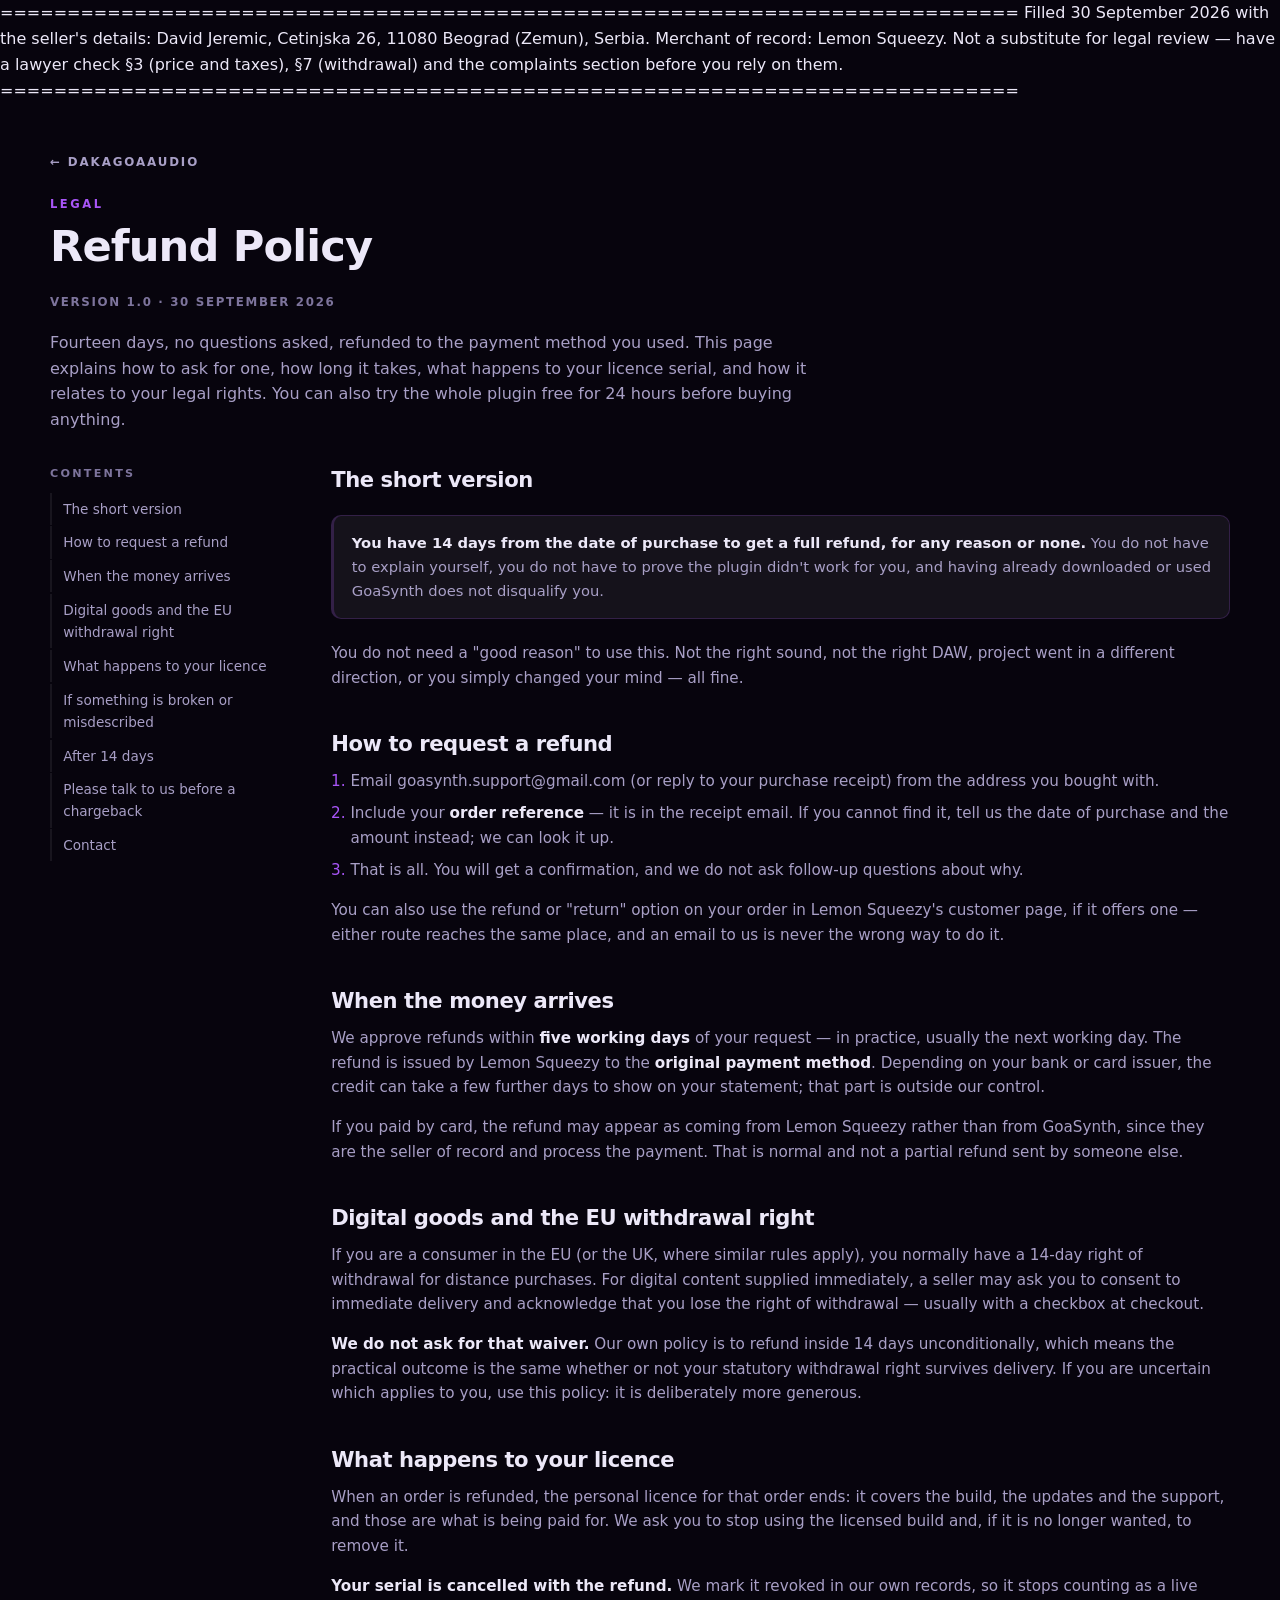
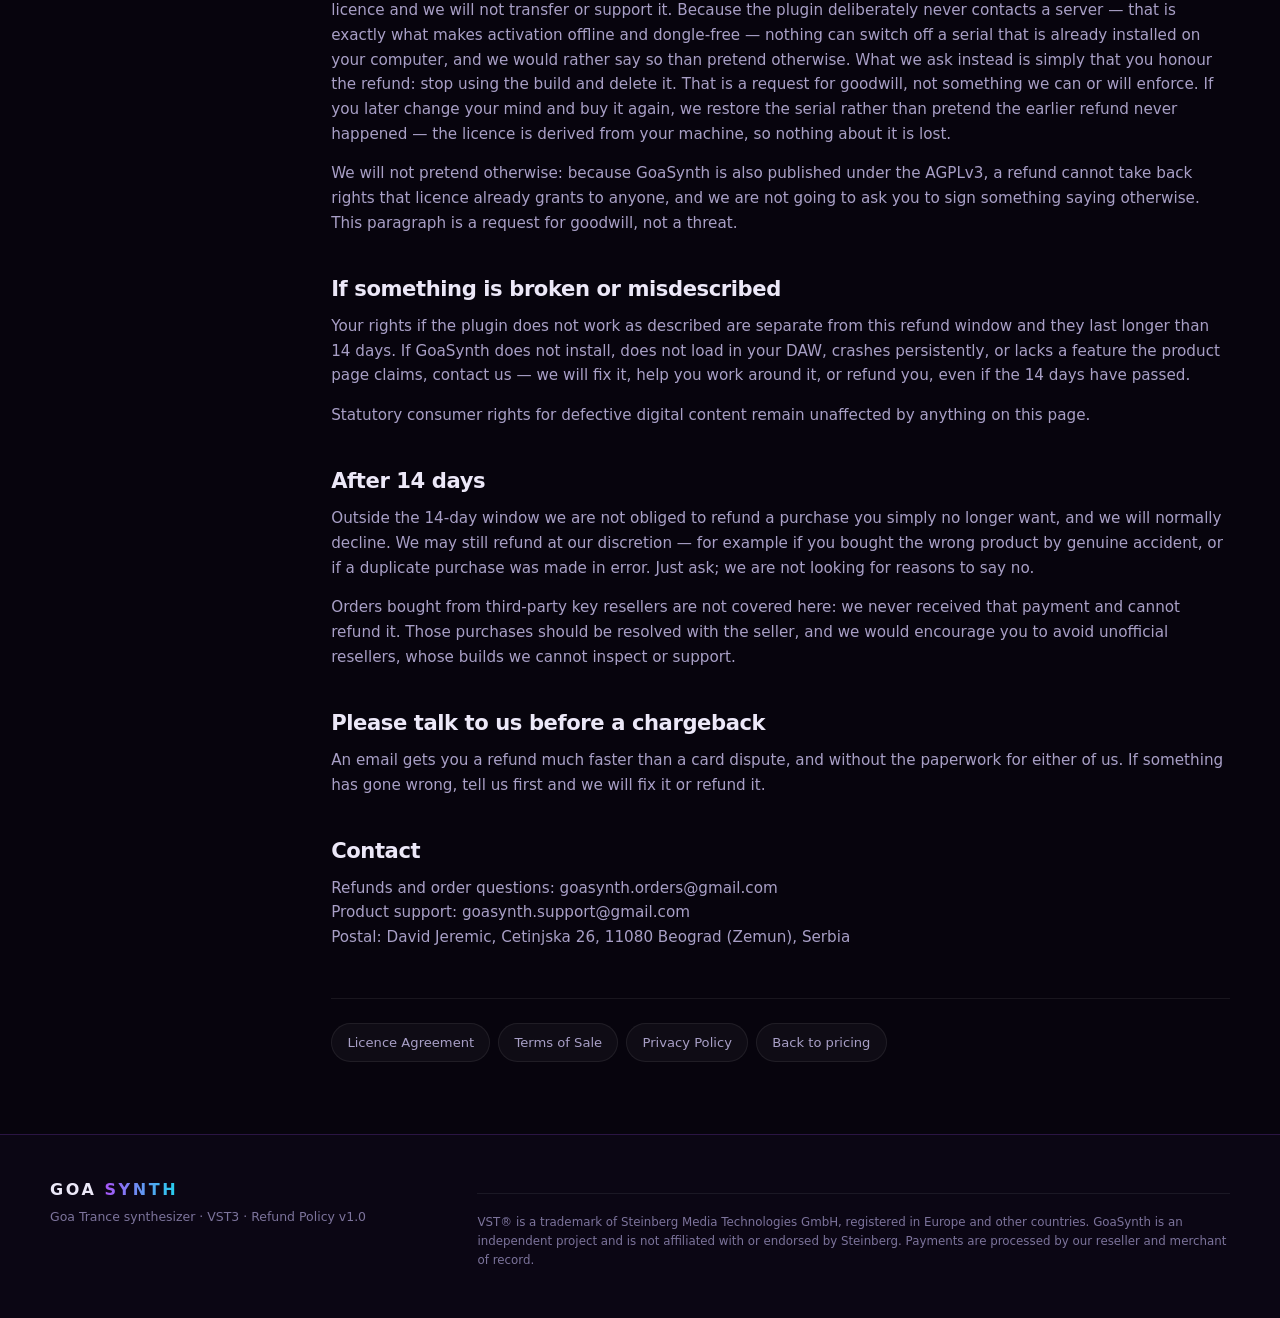
<file: docs/legal/refunds.html>
<!DOCTYPE html>
============================================================================
  Filled 30 September 2026 with the seller's details: David Jeremic, Cetinjska 26, 11080 Beograd (Zemun), Serbia.
  Merchant of record: Lemon Squeezy. Not a substitute for legal review — have a
  lawyer check §3 (price and taxes), §7 (withdrawal) and the complaints
  section before you rely on them.
  ============================================================================
<html lang="en" data-theme="uv">
<head>
<meta charset="utf-8">
<meta name="viewport" content="width=device-width, initial-scale=1">
<title>Refund Policy — GoaSynth</title>
<meta name="description" content="GoaSynth refund policy: 14 days, no questions asked, refunded to the original payment method. Includes how to request one, what happens to your licence serial, and how it relates to the EU right of withdrawal.">
<meta name="robots" content="index, follow">
<link rel="canonical" href="https://dakagoa.github.io/GoaSynth/legal/refunds.html">
<meta property="og:type" content="article">
<meta property="og:site_name" content="DakaGoaAudio">
<meta property="og:url" content="https://dakagoa.github.io/GoaSynth/legal/refunds.html">
<meta property="og:title" content="Refund Policy — GoaSynth">
<meta property="og:description" content="GoaSynth refund policy: 14 days, no questions asked, refunded to the original payment method. Includes how to request one, what happens to your licence serial, and how it relates to the EU right of withdrawal.">
<meta name="twitter:card" content="summary">
<meta name="theme-color" content="#0b0714">
<link rel="icon" href="data:image/svg+xml,%3Csvg xmlns='http://www.w3.org/2000/svg' viewBox='0 0 64 64'%3E%3Cdefs%3E%3ClinearGradient id='g' x1='0' y1='0' x2='1' y2='1'%3E%3Cstop offset='0' stop-color='%23a855f7'/%3E%3Cstop offset='.5' stop-color='%2322d3ee'/%3E%3Cstop offset='1' stop-color='%23ec4899'/%3E%3C/linearGradient%3E%3C/defs%3E%3Crect width='64' height='64' rx='14' fill='%230b0714'/%3E%3Cpath d='M12 40c6-18 12-18 18 0s12 18 22-14' fill='none' stroke='url(%23g)' stroke-width='6' stroke-linecap='round'/%3E%3C/svg%3E">
<link rel="stylesheet" href="../styles.css">
<script>try { var s = localStorage.getItem('goasynth-skin'); if (s) document.documentElement.setAttribute('data-theme', s); } catch (e) {}</script>
</head>
<body>

<header class="wrap legal-head">
  <a class="legal-back" href="../">&larr; DakaGoaAudio</a>
  <p class="kicker">Legal</p>
  <h1>Refund Policy</h1>
  <p class="legal-updated">Version 1.0 · 30 September 2026</p>
  <p class="legal-lede">
    Fourteen days, no questions asked, refunded to the payment method you used. This page explains how to
    ask for one, how long it takes, what happens to your licence serial, and how it relates to your legal
    rights. You can also try the whole plugin free for 24 hours before buying anything.
  </p>
</header>

<main class="wrap legal-body">
  <div class="legal-grid">

    <nav class="legal-toc" aria-label="Contents">
      <h2>Contents</h2>
      <ol>
        <li><a href="#short">The short version</a></li>
        <li><a href="#how">How to request a refund</a></li>
        <li><a href="#when">When the money arrives</a></li>
        <li><a href="#eu">Digital goods and the EU withdrawal right</a></li>
        <li><a href="#after">What happens to your licence</a></li>
        <li><a href="#defects">If something is broken or misdescribed</a></li>
        <li><a href="#outside">After 14 days</a></li>
        <li><a href="#chargeback">Please talk to us before a chargeback</a></li>
        <li><a href="#contact">Contact</a></li>
      </ol>
    </nav>

    <article class="legal">

      <h2 id="short">The short version</h2>
      <div class="legal-note">
        <b>You have 14 days from the date of purchase to get a full refund, for any reason or none.</b>
        You do not have to explain yourself, you do not have to prove the plugin didn't work for you,
        and having already downloaded or used GoaSynth does not disqualify you.
      </div>
      <p>
        You do not need a "good reason" to use this. Not the right sound, not the right DAW, project
        went in a different direction, or you simply changed your mind — all fine.
      </p>

      <h2 id="how">How to request a refund</h2>
      <ol>
        <li>
          Email goasynth.support@gmail.com (or reply to your purchase receipt) from
          the address you bought with.
        </li>
        <li>
          Include your <b>order reference</b> — it is in the receipt email. If you cannot find it, tell
          us the date of purchase and the amount instead; we can look it up.
        </li>
        <li>
          That is all. You will get a confirmation, and we do not ask follow-up questions about why.
        </li>
      </ol>
      <p>
        You can also use the refund or "return" option on your order in
        Lemon Squeezy's customer page, if it offers one —
        either route reaches the same place, and an email to us is never the wrong way to do it.
      </p>

      <h2 id="when">When the money arrives</h2>
      <p>
        We approve refunds within <b>five working days</b> of your request — in practice, usually the
        next working day. The refund is issued by Lemon Squeezy to the
        <b>original payment method</b>. Depending on your bank or card issuer, the credit can take a
        few further days to show on your statement; that part is outside our control.
      </p>
      <p>
        If you paid by card, the refund may appear as coming from Lemon Squeezy
        rather than from GoaSynth, since they are the seller of record and process the payment. That is
        normal and not a partial refund sent by someone else.
      </p>

      <h2 id="eu">Digital goods and the EU withdrawal right</h2>
      <p>
        If you are a consumer in the EU (or the UK, where similar rules apply), you normally have a
        14-day right of withdrawal for distance purchases. For digital content supplied immediately,
        a seller may ask you to consent to immediate delivery and acknowledge that you lose the right
        of withdrawal — usually with a checkbox at checkout.
      </p>
      <p>
        <b>We do not ask for that waiver.</b> Our own policy is to refund inside 14 days
        unconditionally, which means the practical outcome is the same whether or not your statutory
        withdrawal right survives delivery. If you are uncertain which applies to you, use this policy:
        it is deliberately more generous.
      </p>

      <h2 id="after">What happens to your licence</h2>
      <p>
        When an order is refunded, the personal licence for that order ends: it covers the build, the
        updates and the support, and those are what is being paid for. We ask you to stop using the
        licensed build and, if it is no longer wanted, to remove it.
      </p>
      <p>
        <b>Your serial is cancelled with the refund.</b> We mark it revoked in our own records, so it stops
        counting as a live licence and we will not transfer or support it. Because the plugin deliberately
        never contacts a server — that is exactly what makes activation offline and dongle-free — nothing
        can switch off a serial that is already installed on your computer, and we would rather say so
        than pretend otherwise. What we ask instead is simply that you honour the refund: stop using the
        build and delete it. That is a request for goodwill, not something we can or will enforce. If you
        later change your mind and buy it again, we restore the serial rather than pretend the earlier
        refund never happened — the licence is derived from your machine, so nothing about it is lost.
      </p>
      <p>
        We will not pretend otherwise: because GoaSynth is also published under the AGPLv3, a refund
        cannot take back rights that licence already grants to anyone, and we are not going to ask you
        to sign something saying otherwise. This paragraph is a request for goodwill, not a threat.
      </p>

      <h2 id="defects">If something is broken or misdescribed</h2>
      <p>
        Your rights if the plugin does not work as described are separate from this refund window and
        they last longer than 14 days. If GoaSynth does not install, does not load in your DAW, crashes
        persistently, or lacks a feature the product page claims, contact us — we will fix it, help you
        work around it, or refund you, even if the 14 days have passed.
      </p>
      <p>
        Statutory consumer rights for defective digital content remain unaffected by anything on this
        page.
      </p>

      <h2 id="outside">After 14 days</h2>
      <p>
        Outside the 14-day window we are not obliged to refund a purchase you simply no longer want,
        and we will normally decline. We may still refund at our discretion — for example if you bought
        the wrong product by genuine accident, or if a duplicate purchase was made in error. Just ask;
        we are not looking for reasons to say no.
      </p>
      <p>
        Orders bought from third-party key resellers are not covered here: we never received that
        payment and cannot refund it. Those purchases should be resolved with the seller, and we would
        encourage you to avoid unofficial resellers, whose builds we cannot inspect or support.
      </p>

      <h2 id="chargeback">Please talk to us before a chargeback</h2>
      <p>
        An email gets you a refund much faster than a card dispute, and without the paperwork for
        either of us. If something has gone wrong, tell us first and we will fix it or refund it.
      </p>

      <h2 id="contact">Contact</h2>
      <p>
        Refunds and order questions: goasynth.orders@gmail.com<br>
        Product support: goasynth.support@gmail.com<br>
        Postal: David Jeremic, Cetinjska 26, 11080 Beograd (Zemun), Serbia
      </p>

      <div class="legal-cross">
        <a href="eula.html">Licence Agreement</a>
        <a href="terms.html">Terms of Sale</a>
        <a href="privacy.html">Privacy Policy</a>
        <a href="../goasynth/#buy">Back to pricing</a>
      </div>
    </article>

  </div>
</main>

<footer class="footer">
  <div class="wrap footer-inner">
    <div class="footer-brand">
      <strong>GOA <span>SYNTH</span></strong>
      <p>Goa Trance synthesizer · VST3 · Refund Policy v1.0</p>
    </div>
    <p class="footer-legal">
      VST® is a trademark of Steinberg Media Technologies GmbH, registered in Europe and other
      countries. GoaSynth is an independent project and is not affiliated with or endorsed by
      Steinberg. Payments are processed by our reseller and merchant of record.
    </p>
  </div>
</footer>

</body>
</html>
</file>
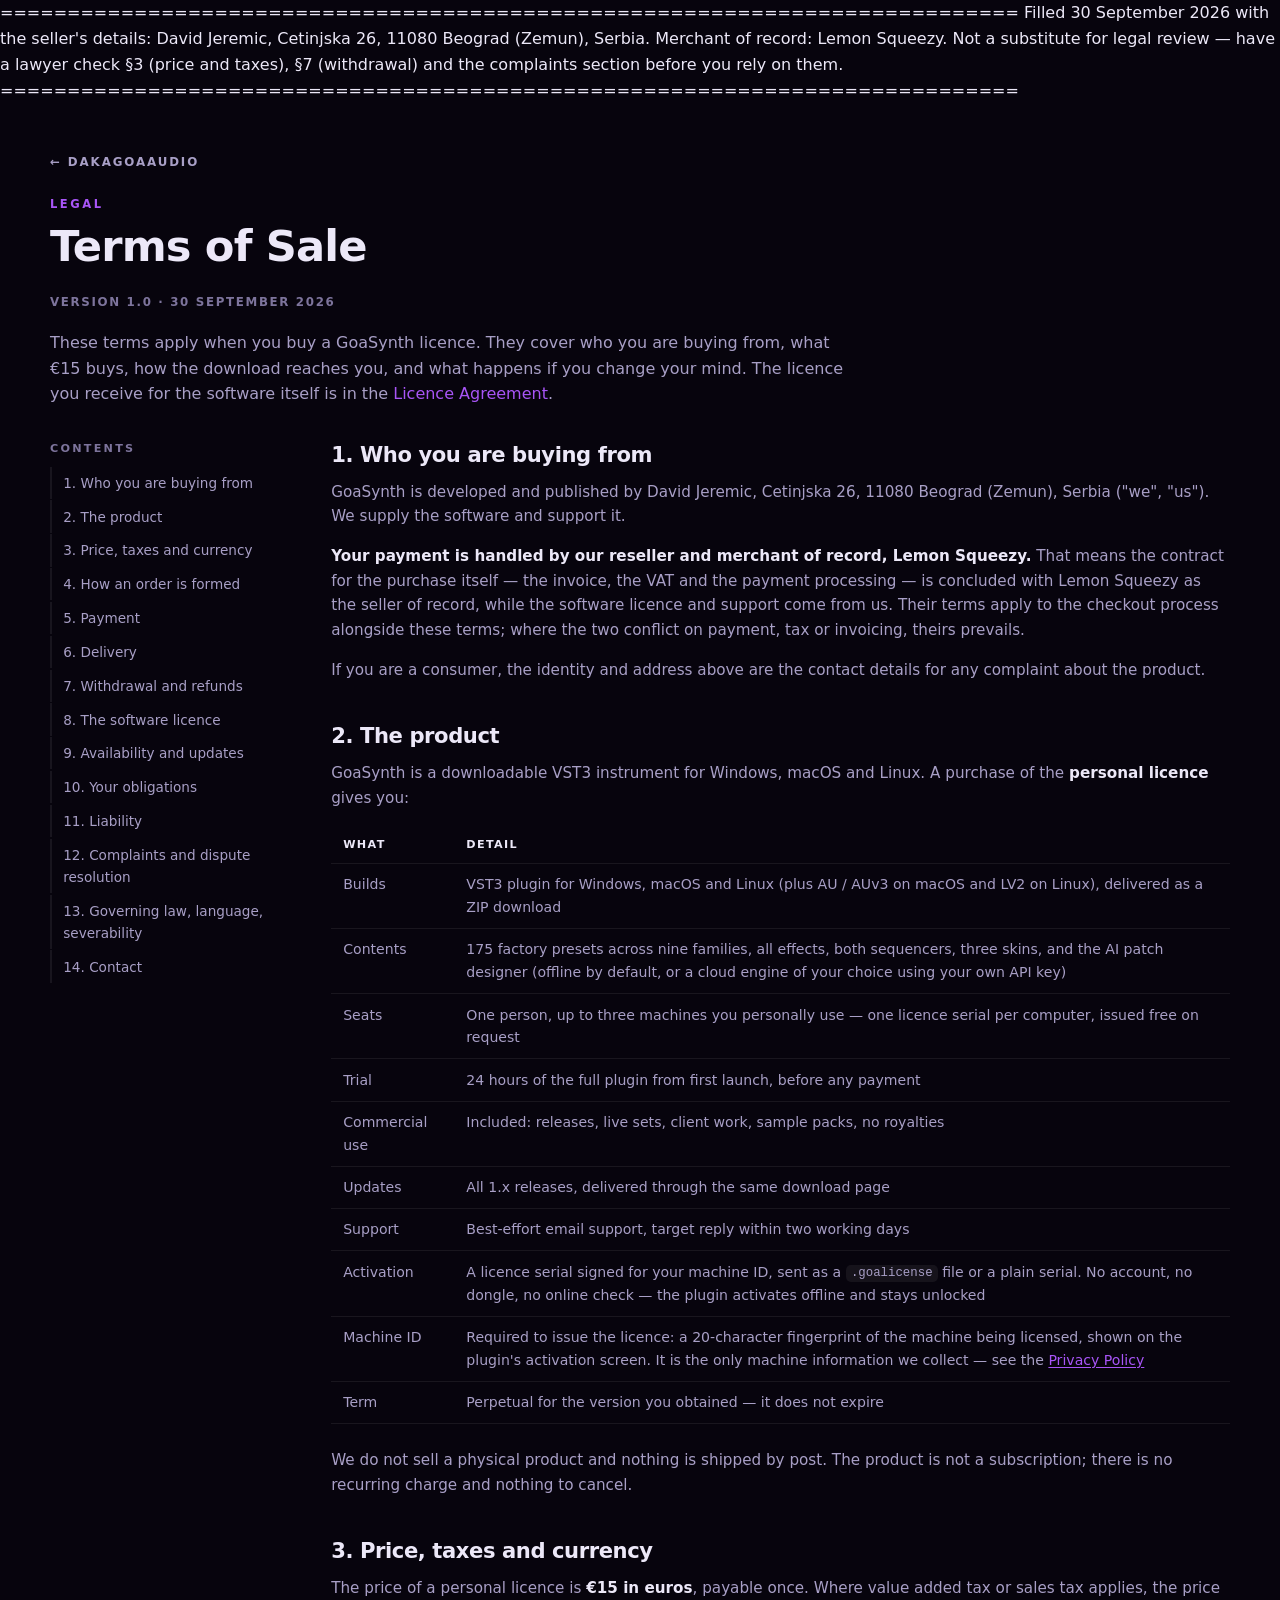
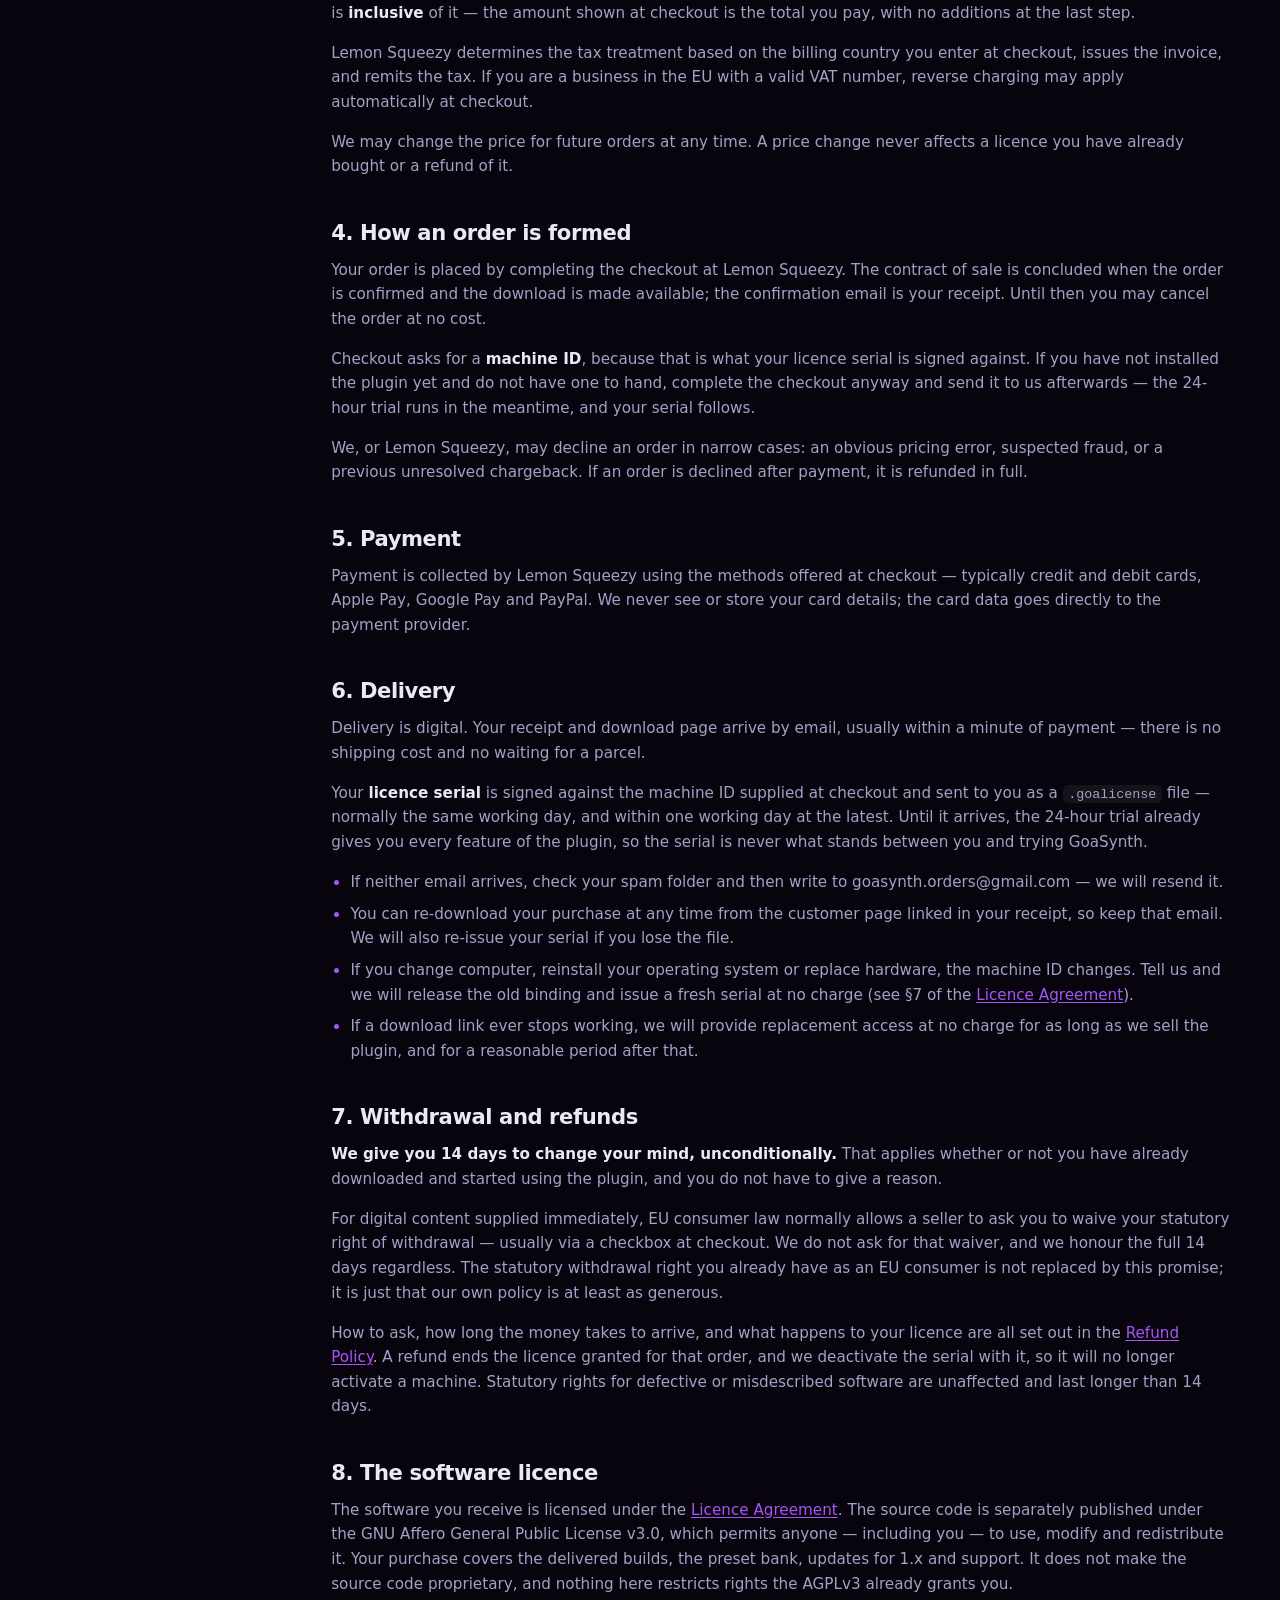
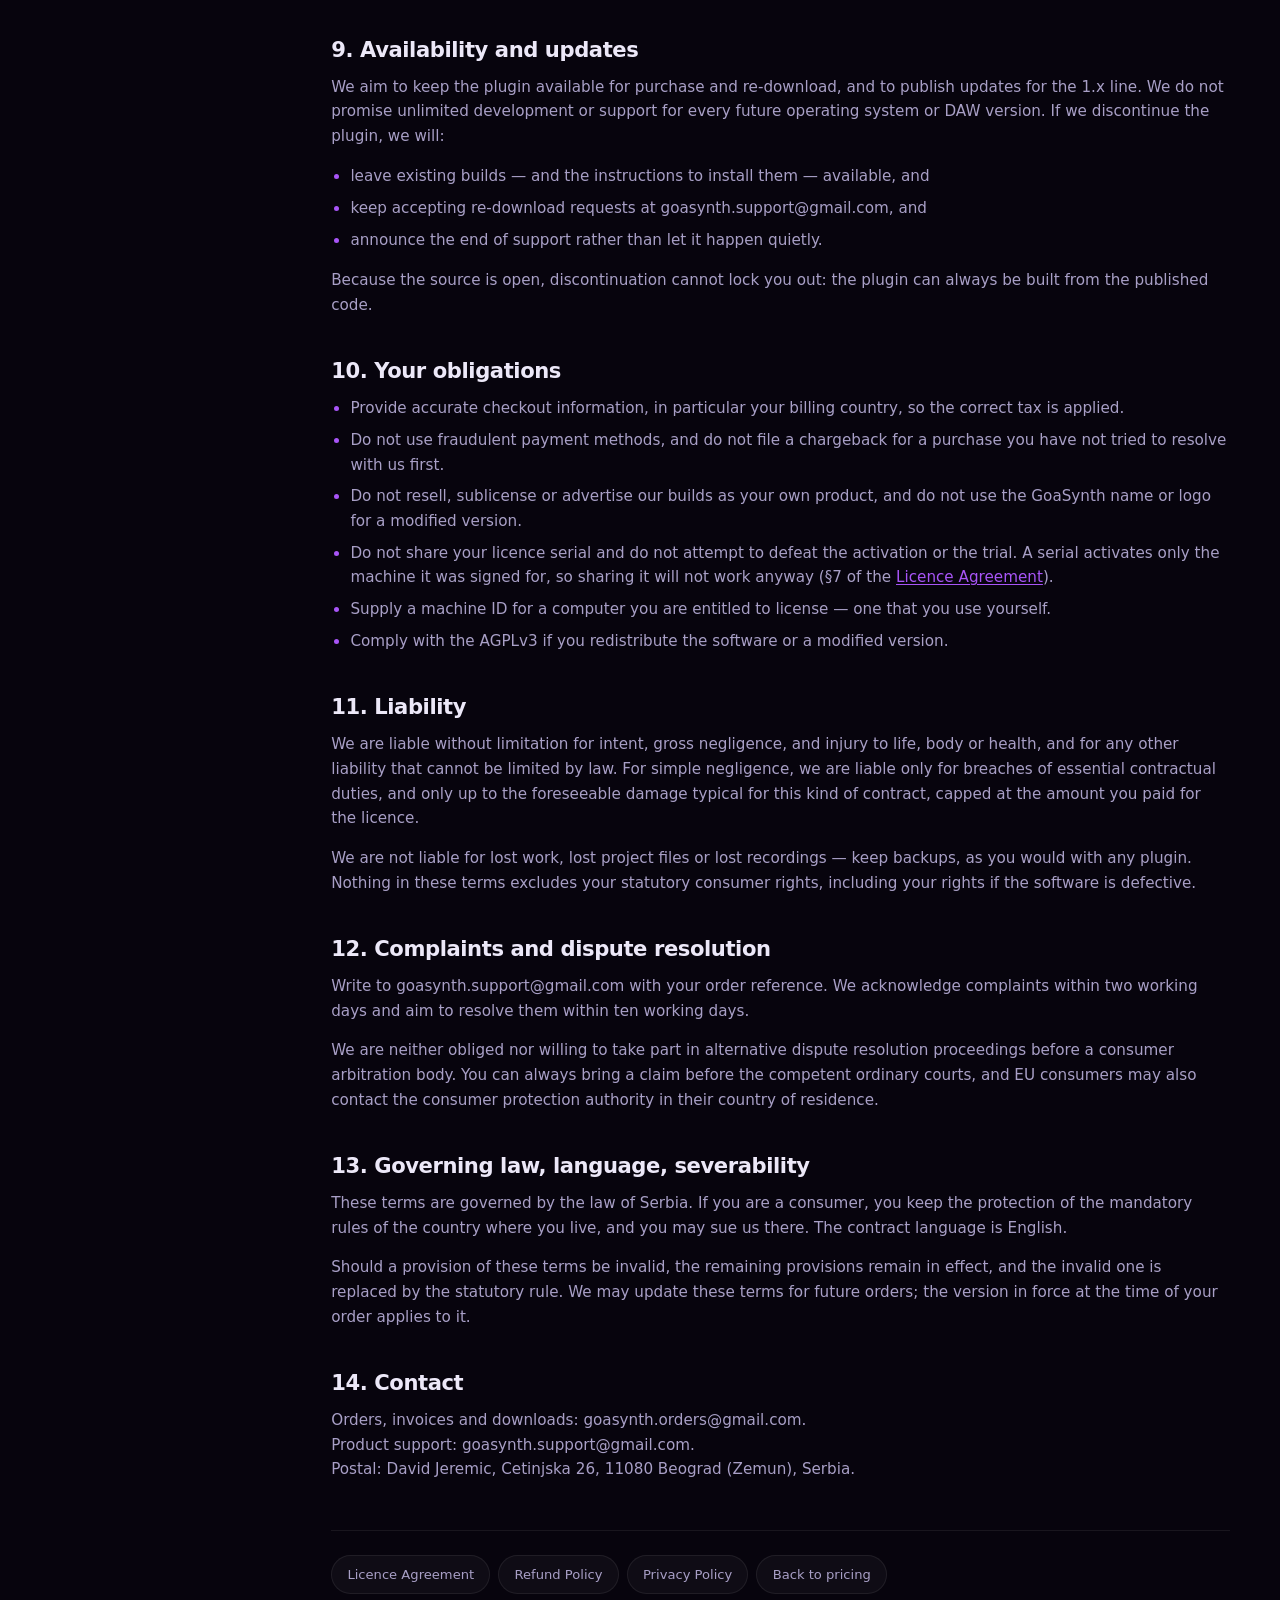
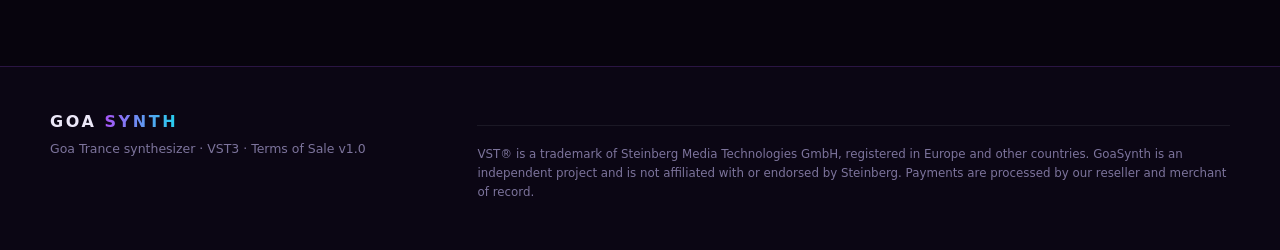
<file: docs/legal/terms.html>
<!DOCTYPE html>
============================================================================
  Filled 30 September 2026 with the seller's details: David Jeremic, Cetinjska 26, 11080 Beograd (Zemun), Serbia.
  Merchant of record: Lemon Squeezy. Not a substitute for legal review — have a
  lawyer check §3 (price and taxes), §7 (withdrawal) and the complaints
  section before you rely on them.
  ============================================================================
<html lang="en" data-theme="uv">
<head>
<meta charset="utf-8">
<meta name="viewport" content="width=device-width, initial-scale=1">
<title>Terms of Sale — GoaSynth</title>
<meta name="description" content="Terms of Sale for the GoaSynth licence: what you buy for €15, who the seller is, how your machine ID becomes a licence serial, how delivery works, your right of withdrawal and refunds, and dispute resolution.">
<meta name="robots" content="index, follow">
<link rel="canonical" href="https://dakagoa.github.io/GoaSynth/legal/terms.html">
<meta property="og:type" content="article">
<meta property="og:site_name" content="DakaGoaAudio">
<meta property="og:url" content="https://dakagoa.github.io/GoaSynth/legal/terms.html">
<meta property="og:title" content="Terms of Sale — GoaSynth">
<meta property="og:description" content="Terms of Sale for the GoaSynth licence: what you buy for €15, who the seller is, how your machine ID becomes a licence serial, how delivery works, your right of withdrawal and refunds, and dispute resolution.">
<meta name="twitter:card" content="summary">
<meta name="theme-color" content="#0b0714">
<link rel="icon" href="data:image/svg+xml,%3Csvg xmlns='http://www.w3.org/2000/svg' viewBox='0 0 64 64'%3E%3Cdefs%3E%3ClinearGradient id='g' x1='0' y1='0' x2='1' y2='1'%3E%3Cstop offset='0' stop-color='%23a855f7'/%3E%3Cstop offset='.5' stop-color='%2322d3ee'/%3E%3Cstop offset='1' stop-color='%23ec4899'/%3E%3C/linearGradient%3E%3C/defs%3E%3Crect width='64' height='64' rx='14' fill='%230b0714'/%3E%3Cpath d='M12 40c6-18 12-18 18 0s12 18 22-14' fill='none' stroke='url(%23g)' stroke-width='6' stroke-linecap='round'/%3E%3C/svg%3E">
<link rel="stylesheet" href="../styles.css">
<script>try { var s = localStorage.getItem('goasynth-skin'); if (s) document.documentElement.setAttribute('data-theme', s); } catch (e) {}</script>
</head>
<body>

<header class="wrap legal-head">
  <a class="legal-back" href="../">&larr; DakaGoaAudio</a>
  <p class="kicker">Legal</p>
  <h1>Terms of Sale</h1>
  <p class="legal-updated">Version 1.0 · 30 September 2026</p>
  <p class="legal-lede">
    These terms apply when you buy a GoaSynth licence. They cover who you are buying from, what
    €15 buys, how the download reaches you, and what happens if you change
    your mind. The licence you receive for the software itself is in the
    <a href="eula.html">Licence Agreement</a>.
  </p>
</header>

<main class="wrap legal-body">
  <div class="legal-grid">

    <nav class="legal-toc" aria-label="Contents">
      <h2>Contents</h2>
      <ol>
        <li><a href="#who">1. Who you are buying from</a></li>
        <li><a href="#product">2. The product</a></li>
        <li><a href="#price">3. Price, taxes and currency</a></li>
        <li><a href="#order">4. How an order is formed</a></li>
        <li><a href="#payment">5. Payment</a></li>
        <li><a href="#delivery">6. Delivery</a></li>
        <li><a href="#withdrawal">7. Withdrawal and refunds</a></li>
        <li><a href="#licence">8. The software licence</a></li>
        <li><a href="#availability">9. Availability and updates</a></li>
        <li><a href="#obligations">10. Your obligations</a></li>
        <li><a href="#liability">11. Liability</a></li>
        <li><a href="#complaints">12. Complaints and dispute resolution</a></li>
        <li><a href="#law">13. Governing law, language, severability</a></li>
        <li><a href="#contact">14. Contact</a></li>
      </ol>
    </nav>

    <article class="legal">

      <h2 id="who">1. Who you are buying from</h2>
      <p>
        GoaSynth is developed and published by David Jeremic,
        Cetinjska 26, 11080 Beograd (Zemun),
        Serbia ("we", "us"). We supply the software and support it.
      </p>
      <p>
        <b>Your payment is handled by our reseller and merchant of record,
        Lemon Squeezy.</b> That means the contract for the
        purchase itself — the invoice, the VAT and the payment processing — is concluded with
        Lemon Squeezy as the seller of record, while the software licence and
        support come from us. Their terms apply to the checkout process alongside these terms; where
        the two conflict on payment, tax or invoicing, theirs prevails.
      </p>
      <p>
        If you are a consumer, the identity and address above are the contact details for any
        complaint about the product.
      </p>

      <h2 id="product">2. The product</h2>
      <p>
        GoaSynth is a downloadable VST3 instrument for Windows, macOS and Linux. A purchase of the
        <b>personal licence</b> gives you:
      </p>
      <table>
        <tr><th>What</th><th>Detail</th></tr>
        <tr>
          <td>Builds</td>
          <td>VST3 plugin for Windows, macOS and Linux (plus AU / AUv3 on macOS and LV2 on Linux), delivered as a ZIP download</td>
        </tr>
        <tr>
          <td>Contents</td>
          <td>175 factory presets across nine families, all effects, both sequencers, three skins, and the AI patch designer (offline by default, or a cloud engine of your choice using your own API key)</td>
        </tr>
        <tr>
          <td>Seats</td>
          <td>One person, up to three machines you personally use — one licence serial per computer, issued free on request</td>
        </tr>
        <tr>
          <td>Trial</td>
          <td>24 hours of the full plugin from first launch, before any payment</td>
        </tr>
        <tr>
          <td>Commercial use</td>
          <td>Included: releases, live sets, client work, sample packs, no royalties</td>
        </tr>
        <tr>
          <td>Updates</td>
          <td>All 1.x releases, delivered through the same download page</td>
        </tr>
        <tr>
          <td>Support</td>
          <td>Best-effort email support, target reply within two working days</td>
        </tr>
        <tr>
          <td>Activation</td>
          <td>A licence serial signed for your machine ID, sent as a <code>.goalicense</code> file or a plain serial. No account, no dongle, no online check — the plugin activates offline and stays unlocked</td>
        </tr>
        <tr>
          <td>Machine ID</td>
          <td>Required to issue the licence: a 20-character fingerprint of the machine being licensed, shown on the plugin's activation screen. It is the only machine information we collect — see the <a href="privacy.html">Privacy Policy</a></td>
        </tr>
        <tr>
          <td>Term</td>
          <td>Perpetual for the version you obtained — it does not expire</td>
        </tr>
      </table>
      <p>
        We do not sell a physical product and nothing is shipped by post. The product is not a
        subscription; there is no recurring charge and nothing to cancel.
      </p>

      <h2 id="price">3. Price, taxes and currency</h2>
      <p>
        The price of a personal licence is <b>€15 in euros</b>, payable once.
        Where value added tax or sales tax applies, the price is <b>inclusive</b> of it — the amount
        shown at checkout is the total you pay, with no additions at the last step.
      </p>
      <p>
        Lemon Squeezy determines the tax treatment based on the billing country
        you enter at checkout, issues the invoice, and remits the tax. If you are a business in the EU
        with a valid VAT number, reverse charging may apply automatically at checkout.
      </p>
      <p>
        We may change the price for future orders at any time. A price change never affects a licence
        you have already bought or a refund of it.
      </p>

      <h2 id="order">4. How an order is formed</h2>
      <p>
        Your order is placed by completing the checkout at Lemon Squeezy. The
        contract of sale is concluded when the order is confirmed and the download is made available;
        the confirmation email is your receipt. Until then you may cancel the order at no cost.
      </p>
      <p>
        Checkout asks for a <b>machine ID</b>, because that is what your licence serial is signed against.
        If you have not installed the plugin yet and do not have one to hand, complete the checkout anyway
        and send it to us afterwards — the 24-hour trial runs in the meantime, and your serial follows.
      </p>
      <p>
        We, or Lemon Squeezy, may decline an order in narrow cases: an obvious
        pricing error, suspected fraud, or a previous unresolved chargeback. If an order is declined
        after payment, it is refunded in full.
      </p>

      <h2 id="payment">5. Payment</h2>
      <p>
        Payment is collected by Lemon Squeezy using the methods offered at
        checkout — typically credit and debit cards, Apple&nbsp;Pay, Google&nbsp;Pay and PayPal. We
        never see or store your card details; the card data goes directly to the payment provider.
      </p>

      <h2 id="delivery">6. Delivery</h2>
      <p>
        Delivery is digital. Your receipt and download page arrive by email, usually within a minute of
        payment — there is no shipping cost and no waiting for a parcel.
      </p>
      <p>
        Your <b>licence serial</b> is signed against the machine ID supplied at checkout and sent to you as
        a <code>.goalicense</code> file — normally the same working day, and within one working day at the
        latest. Until it arrives, the 24-hour trial already gives you every feature of the plugin, so the
        serial is never what stands between you and trying GoaSynth.
      </p>
      <ul>
        <li>If neither email arrives, check your spam folder and then write to
            goasynth.orders@gmail.com — we will resend it.</li>
        <li>You can re-download your purchase at any time from the customer page linked in your receipt,
            so keep that email. We will also re-issue your serial if you lose the file.</li>
        <li>If you change computer, reinstall your operating system or replace hardware, the machine ID
            changes. Tell us and we will release the old binding and issue a fresh serial at no charge
            (see §7 of the <a href="eula.html">Licence Agreement</a>).</li>
        <li>If a download link ever stops working, we will provide replacement access at no charge for as
            long as we sell the plugin, and for a reasonable period after that.</li>
      </ul>

      <h2 id="withdrawal">7. Withdrawal and refunds</h2>
      <p>
        <b>We give you 14 days to change your mind, unconditionally.</b> That applies whether or not
        you have already downloaded and started using the plugin, and you do not have to give a
        reason.
      </p>
      <p>
        For digital content supplied immediately, EU consumer law normally allows a seller to ask you
        to waive your statutory right of withdrawal — usually via a checkbox at checkout. We do not
        ask for that waiver, and we honour the full 14 days regardless. The statutory withdrawal right
        you already have as an EU consumer is not replaced by this promise; it is just that our own
        policy is at least as generous.
      </p>
      <p>
        How to ask, how long the money takes to arrive, and what happens to your licence are all set
        out in the <a href="refunds.html">Refund Policy</a>. A refund ends the licence granted for that
        order, and we deactivate the serial with it, so it will no longer activate a machine. Statutory
        rights for defective or misdescribed software are unaffected and last longer than 14 days.
      </p>

      <h2 id="licence">8. The software licence</h2>
      <p>
        The software you receive is licensed under the <a href="eula.html">Licence Agreement</a>. The
        source code is separately published under the GNU Affero General Public License v3.0, which
        permits anyone — including you — to use, modify and redistribute it. Your purchase covers the
        delivered builds, the preset bank, updates for 1.x and support. It does not make the source
        code proprietary, and nothing here restricts rights the AGPLv3 already grants you.
      </p>

      <h2 id="availability">9. Availability and updates</h2>
      <p>
        We aim to keep the plugin available for purchase and re-download, and to publish updates for
        the 1.x line. We do not promise unlimited development or support for every future operating
        system or DAW version. If we discontinue the plugin, we will:
      </p>
      <ul>
        <li>leave existing builds — and the instructions to install them — available, and</li>
        <li>keep accepting re-download requests at goasynth.support@gmail.com,
            and</li>
        <li>announce the end of support rather than let it happen quietly.</li>
      </ul>
      <p>
        Because the source is open, discontinuation cannot lock you out: the plugin can always be
        built from the published code.
      </p>

      <h2 id="obligations">10. Your obligations</h2>
      <ul>
        <li>Provide accurate checkout information, in particular your billing country, so the correct
            tax is applied.</li>
        <li>Do not use fraudulent payment methods, and do not file a chargeback for a purchase you
            have not tried to resolve with us first.</li>
        <li>Do not resell, sublicense or advertise our builds as your own product, and do not use the
            GoaSynth name or logo for a modified version.</li>
        <li>Do not share your licence serial and do not attempt to defeat the activation or the trial.
            A serial activates only the machine it was signed for, so sharing it will not work anyway
            (§7 of the <a href="eula.html">Licence Agreement</a>).</li>
        <li>Supply a machine ID for a computer you are entitled to license — one that you use yourself.</li>
        <li>Comply with the AGPLv3 if you redistribute the software or a modified version.</li>
      </ul>

      <h2 id="liability">11. Liability</h2>
      <p>
        We are liable without limitation for intent, gross negligence, and injury to life, body or
        health, and for any other liability that cannot be limited by law. For simple negligence, we
        are liable only for breaches of essential contractual duties, and only up to the foreseeable
        damage typical for this kind of contract, capped at the amount you paid for the licence.
      </p>
      <p>
        We are not liable for lost work, lost project files or lost recordings — keep backups, as you
        would with any plugin. Nothing in these terms excludes your statutory consumer rights,
        including your rights if the software is defective.
      </p>

      <h2 id="complaints">12. Complaints and dispute resolution</h2>
      <p>
        Write to goasynth.support@gmail.com with your order reference. We acknowledge
        complaints within two working days and aim to resolve them within ten working days.
      </p>
      <p>
        We are neither obliged nor willing to take part in alternative dispute resolution proceedings
        before a consumer arbitration body. You can always bring a claim before the competent ordinary
        courts, and EU consumers may also contact the consumer protection authority in their country
        of residence.
      </p>

      <h2 id="law">13. Governing law, language, severability</h2>
      <p>
        These terms are governed by the law of Serbia. If you are a
        consumer, you keep the protection of the mandatory rules of the country where you live, and
        you may sue us there. The contract language is English.
      </p>
      <p>
        Should a provision of these terms be invalid, the remaining provisions remain in effect, and
        the invalid one is replaced by the statutory rule. We may update these terms for future
        orders; the version in force at the time of your order applies to it.
      </p>

      <h2 id="contact">14. Contact</h2>
      <p>
        Orders, invoices and downloads: goasynth.orders@gmail.com.<br>
        Product support: goasynth.support@gmail.com.<br>
        Postal: David Jeremic, Cetinjska 26, 11080 Beograd (Zemun), Serbia.
      </p>

      <div class="legal-cross">
        <a href="eula.html">Licence Agreement</a>
        <a href="refunds.html">Refund Policy</a>
        <a href="privacy.html">Privacy Policy</a>
        <a href="../goasynth/#buy">Back to pricing</a>
      </div>
    </article>

  </div>
</main>

<footer class="footer">
  <div class="wrap footer-inner">
    <div class="footer-brand">
      <strong>GOA <span>SYNTH</span></strong>
      <p>Goa Trance synthesizer · VST3 · Terms of Sale v1.0</p>
    </div>
    <p class="footer-legal">
      VST® is a trademark of Steinberg Media Technologies GmbH, registered in Europe and other
      countries. GoaSynth is an independent project and is not affiliated with or endorsed by
      Steinberg. Payments are processed by our reseller and merchant of record.
    </p>
  </div>
</footer>

</body>
</html>
</file>
<file: docs/styles.css>
/* =========================================================
   GoaSynth — site styles
   Three skins mirror the plugin: UV GOA / STEEL / WARM.
   ========================================================= */

*, *::before, *::after { box-sizing: border-box; }

html {
  scroll-behavior: smooth;
  scroll-padding-top: 88px;
  -webkit-text-size-adjust: 100%;
}

/* ---------- SKIN TOKENS ---------- */
html[data-theme="uv"] {
  --bg:        #07040d;
  --bg-2:      #0d0819;
  --surface:   rgba(255,255,255,.035);
  --surface-2: rgba(255,255,255,.06);
  --line:      rgba(168,85,247,.20);
  --line-soft: rgba(255,255,255,.07);
  --text:      #ece8f8;
  --dim:       #a89fc6;
  --faint:     #7d749c;
  --accent:    #a855f7;
  --accent-2:  #22d3ee;
  --accent-3:  #ec4899;
  --accent-ink:#ffffff;
  --glow:      rgba(168,85,247,.42);
  --glow-2:    rgba(34,211,238,.30);
  --shot-bg:   #08050f;
}
html[data-theme="steel"] {
  --bg:        #070b10;
  --bg-2:      #0b1118;
  --surface:   rgba(255,255,255,.04);
  --surface-2: rgba(255,255,255,.065);
  --line:      rgba(56,189,248,.20);
  --line-soft: rgba(255,255,255,.08);
  --text:      #e7eef5;
  --dim:       #96a7b6;
  --faint:     #74838f;
  --accent:    #38bdf8;
  --accent-2:  #fbbf24;
  --accent-3:  #7dd3fc;
  --accent-ink:#04141d;
  --glow:      rgba(56,189,248,.35);
  --glow-2:    rgba(251,191,36,.22);
  --shot-bg:   #070b10;
}
html[data-theme="warm"] {
  --bg:        #f6efe4;
  --bg-2:      #ece2d2;
  --surface:   rgba(120,68,20,.05);
  --surface-2: rgba(120,68,20,.09);
  --line:      rgba(180,83,9,.22);
  --line-soft: rgba(120,68,20,.14);
  --text:      #2c2115;
  --dim:       #6d5b47;
  --faint:     #8b7963;
  --accent:    #c2410c;
  --accent-2:  #a16207;
  --accent-3:  #9a3412;
  --accent-ink:#fff7ed;
  --glow:      rgba(194,65,12,.30);
  --glow-2:    rgba(161,98,7,.20);
  --shot-bg:   #1a1206;
}

:root {
  --wrap: 1180px;
  --r: 16px;
  --r-sm: 10px;
  --ease: cubic-bezier(.22,.68,.24,1);
  --font: "Segoe UI", system-ui, -apple-system, "Helvetica Neue", Roboto, Inter, sans-serif;
  --mono: "JetBrains Mono", "SFMono-Regular", ui-monospace, Consolas, "Liberation Mono", monospace;
}

body {
  margin: 0;
  font-family: var(--font);
  background: var(--bg);
  color: var(--text);
  line-height: 1.62;
  -webkit-font-smoothing: antialiased;
  overflow-x: hidden;
  transition: background .5s var(--ease), color .5s var(--ease);
}

img { max-width: 100%; display: block; }
a { color: var(--accent); text-decoration: none; }
a:hover { text-decoration: underline; }
code { font-family: var(--mono); font-size: .88em; background: var(--surface-2); padding: .12em .42em; border-radius: 5px; overflow-wrap: anywhere; }
h1, h2, h3, h4 { line-height: 1.15; margin: 0 0 .5em; font-weight: 700; letter-spacing: -.02em; }
h2 { font-size: clamp(1.7rem, 1.2rem + 1.9vw, 2.5rem); }
h3 { font-size: 1.14rem; }
h4 { font-size: .95rem; text-transform: uppercase; letter-spacing: .12em; color: var(--dim); font-weight: 700; }
p  { margin: 0 0 1em; }
ul, ol { margin: 0 0 1em; }
.wrap { width: min(100% - 2.5rem, var(--wrap)); margin-inline: auto; }
.muted { color: var(--faint); }
.fine { font-size: .87rem; color: var(--dim); }
.note { color: var(--dim); font-size: .94rem; }
::selection { background: var(--accent); color: var(--accent-ink); }

/* ---------- BACKGROUND SWIRL ---------- */
.swirl { position: fixed; inset: 0; z-index: 0; pointer-events: none; overflow: hidden; }
.swirl-layer {
  position: absolute; top: 50%; left: 50%;
  width: 190vmax; height: 190vmax; margin: -95vmax 0 0 -95vmax;
  border-radius: 50%;
  opacity: .3;
  filter: blur(26px);
  mix-blend-mode: screen;
}
html[data-theme="warm"] .swirl-layer { mix-blend-mode: multiply; opacity: .18; filter: blur(30px); }
.swirl-a {
  background:
    repeating-conic-gradient(from 0deg,
      transparent 0deg 8deg,
      color-mix(in srgb, var(--accent) 32%, transparent) 8deg 10deg,
      transparent 10deg 26deg);
  animation: spin 140s linear infinite;
  -webkit-mask-image: radial-gradient(closest-side, #000 8%, rgba(0,0,0,.28) 46%, transparent 72%);
          mask-image: radial-gradient(closest-side, #000 8%, rgba(0,0,0,.28) 46%, transparent 72%);
}
.swirl-b {
  background:
    repeating-conic-gradient(from 0deg,
      transparent 0deg 13deg,
      color-mix(in srgb, var(--accent-3) 26%, transparent) 13deg 15deg,
      transparent 15deg 34deg);
  animation: spin 210s linear infinite reverse;
  -webkit-mask-image: radial-gradient(closest-side, #000 6%, rgba(0,0,0,.22) 40%, transparent 66%);
          mask-image: radial-gradient(closest-side, #000 6%, rgba(0,0,0,.22) 40%, transparent 66%);
}
.swirl-glow {
  position: absolute; inset: -20%;
  background:
    radial-gradient(46% 38% at 18% 12%, var(--glow) 0%, transparent 70%),
    radial-gradient(40% 34% at 84% 22%, var(--glow-2) 0%, transparent 72%),
    radial-gradient(52% 44% at 50% 102%, color-mix(in srgb, var(--accent-3) 22%, transparent) 0%, transparent 70%);
  animation: breathe 11s ease-in-out infinite;
}
@keyframes spin { to { transform: rotate(360deg); } }
@keyframes breathe { 0%,100% { transform: scale(1); } 50% { transform: scale(1.09); } }
@media (prefers-reduced-motion: reduce) {
  .swirl-a, .swirl-b, .swirl-glow { animation: none; }
  html { scroll-behavior: auto; }
}

/* ---------- TOP BAR ---------- */
.topbar {
  position: sticky; top: 0; z-index: 40;
  backdrop-filter: blur(18px) saturate(150%);
  background: color-mix(in srgb, var(--bg) 78%, transparent);
  border-bottom: 1px solid transparent;
  transition: border-color .3s, background .3s;
}
.topbar.is-stuck { border-bottom-color: var(--line); background: color-mix(in srgb, var(--bg) 92%, transparent); }
.topbar-inner { display: flex; align-items: center; gap: 1.25rem; min-height: 68px; }

.brand { display: flex; align-items: center; gap: .65rem; color: var(--text); text-decoration: none; flex: none; }
.brand:hover { text-decoration: none; }
.brand-mark { display: grid; place-items: center; width: 34px; height: 34px; border-radius: 9px;
  background: var(--surface-2); border: 1px solid var(--line); }
.brand-text { display: flex; flex-direction: column; line-height: 1.1; }
.brand-text strong { font-size: .98rem; letter-spacing: .16em; }
.brand-text strong span {
  background: linear-gradient(90deg, var(--accent), var(--accent-2));
  -webkit-background-clip: text; background-clip: text; color: transparent;
}
.brand-text em { font-style: normal; font-size: .58rem; letter-spacing: .19em; text-transform: uppercase; color: var(--faint); }

.nav { display: flex; gap: .1rem; margin-left: auto; flex-wrap: wrap; }
.nav a {
  color: var(--dim); font-size: .82rem; font-weight: 600; padding: .45rem .62rem; border-radius: 8px;
  letter-spacing: .02em; text-decoration: none; transition: color .2s, background .2s;
}
.nav a:hover { color: var(--text); background: var(--surface); text-decoration: none; }
.nav a.is-active { color: var(--text); background: var(--surface-2); box-shadow: inset 0 -2px 0 var(--accent); }

.topbar-actions { display: flex; align-items: center; gap: .5rem; flex: none; }

.burger { display: none; width: 40px; height: 34px; border: 1px solid var(--line); border-radius: 9px;
  background: var(--surface); cursor: pointer; padding: 8px 9px;
  flex-direction: column; justify-content: space-between; align-items: stretch; }
.burger span { display: block; height: 2px; background: var(--text); border-radius: 2px; transition: transform .25s, opacity .25s; }
.burger[aria-expanded="true"] span:nth-child(1) { transform: translateY(6px) rotate(45deg); }
.burger[aria-expanded="true"] span:nth-child(2) { opacity: 0; }
.burger[aria-expanded="true"] span:nth-child(3) { transform: translateY(-6px) rotate(-45deg); }

/* ---------- BUTTONS ---------- */
.btn {
  display: inline-flex; align-items: center; justify-content: center; gap: .5rem;
  padding: .58rem 1.05rem; border-radius: 999px; font-size: .85rem; font-weight: 700;
  letter-spacing: .02em; text-decoration: none; cursor: pointer; border: 1px solid transparent;
  transition: transform .18s var(--ease), box-shadow .25s, background .25s, color .25s, border-color .25s;
  white-space: nowrap;
}
.btn:hover { text-decoration: none; transform: translateY(-1px); }
.btn-lg { padding: .82rem 1.5rem; font-size: .93rem; }
.btn-primary {
  color: var(--accent-ink);
  background: linear-gradient(100deg, var(--accent), var(--accent-3) 58%, var(--accent-2));
  box-shadow: 0 8px 30px -10px var(--glow), inset 0 1px 0 rgba(255,255,255,.25);
}
.btn-primary:hover { box-shadow: 0 12px 40px -10px var(--glow), inset 0 1px 0 rgba(255,255,255,.3); }
.btn-outline { color: var(--text); border-color: var(--line); background: var(--surface); }
.btn-outline:hover { border-color: var(--accent); background: var(--surface-2); }
.btn-ghost { color: var(--dim); }
.btn-ghost:hover { color: var(--text); background: var(--surface); }

/* ---------- HERO ---------- */
.hero { position: relative; z-index: 1; padding: clamp(2.5rem, 6vw, 5rem) 0 clamp(2rem, 4vw, 3.5rem); }
.hero-grid { display: grid; grid-template-columns: minmax(0, 1fr) minmax(0, 1.15fr); gap: clamp(1.5rem, 4vw, 3.5rem); align-items: center; }
.eyebrow {
  display: inline-flex; align-items: center; gap: .55rem; margin: 0 0 1.1rem;
  font-size: .72rem; font-weight: 700; letter-spacing: .16em; text-transform: uppercase; color: var(--dim);
  background: var(--surface); border: 1px solid var(--line); padding: .4rem .8rem; border-radius: 999px;
}
.eyebrow .dot { width: 7px; height: 7px; border-radius: 50%; background: var(--accent-2); box-shadow: 0 0 12px var(--accent-2); animation: blip 2.4s ease-in-out infinite; }
@keyframes blip { 0%,100% { opacity: 1; } 50% { opacity: .35; } }

.hero h1 {
  font-size: clamp(2.6rem, 1.6rem + 4.6vw, 4.6rem);
  letter-spacing: .01em; margin: 0 0 .35rem; line-height: .98;
}
.hero h1 .grad {
  background: linear-gradient(96deg, var(--accent), var(--accent-2) 48%, var(--accent-3));
  -webkit-background-clip: text; background-clip: text; color: transparent;
  filter: drop-shadow(0 0 26px var(--glow));
}
.hero h1 small { display: block; font-size: clamp(.95rem, .8rem + .5vw, 1.2rem); font-weight: 500; letter-spacing: .01em; color: var(--dim); margin-top: .8rem; line-height: 1.4; }
.lede { font-size: clamp(1rem, .95rem + .25vw, 1.12rem); color: var(--dim); max-width: 46ch; }
.cta-row { display: flex; gap: .7rem; flex-wrap: wrap; margin: 1.5rem 0 1.9rem; }
.cta-row.center { justify-content: center; }

.stat-strip { list-style: none; padding: 0; margin: 0; display: grid; grid-template-columns: repeat(4, minmax(0,1fr)); gap: .9rem; }
.stat-strip li { border-left: 2px solid var(--line); padding-left: .7rem; }
.stat-strip b { display: block; font-size: 1.35rem; letter-spacing: -.02em;
  background: linear-gradient(90deg, var(--accent), var(--accent-2));
  -webkit-background-clip: text; background-clip: text; color: transparent; }
.stat-strip span { font-size: .72rem; color: var(--faint); text-transform: uppercase; letter-spacing: .1em; }

/* ---------- DAKAGOAUDIO CATALOGUE ---------- */
.sr-only { position: absolute; width: 1px; height: 1px; padding: 0; margin: -1px; overflow: hidden; clip-path: inset(50%); white-space: nowrap; border: 0; }
.brand-text strong { letter-spacing: .035em; }
.product-overview h2 { font-size: clamp(2.6rem, 1.6rem + 4.6vw, 4.6rem); letter-spacing: .01em; margin: 0 0 .35rem; line-height: .98; }
.product-overview h2 a { color: var(--text); text-decoration: none; }
.product-overview h2 .grad { background: linear-gradient(96deg, var(--accent), var(--accent-2) 48%, var(--accent-3)); -webkit-background-clip: text; background-clip: text; color: transparent; }
.product-overview h2 small { display: block; font-size: clamp(.95rem, .8rem + .5vw, 1.2rem); font-weight: 500; letter-spacing: .01em; color: var(--dim); margin-top: .8rem; line-height: 1.4; }
.product-image-link { display: block; }
.product-image-link img { height: auto; cursor: pointer !important; }
.acid-overview { --accent: #b8ff38; --accent-2: #42e8da; --accent-3: #b290ff; --glow: rgba(184, 255, 56, .22); border-top: 1px solid var(--line); }
.product-overview :is(h2 a, .product-image-link):focus-visible { outline: 3px solid var(--accent-2); outline-offset: 6px; border-radius: 12px; }
@media (max-width: 560px) {
  .brand-text strong { letter-spacing: 0; }
  .product-overview .eyebrow { display: block; line-height: 1.7; letter-spacing: .08em; }
  .product-overview .eyebrow .dot { display: inline-block; margin-right: .35rem; }
}

/* ---------- SCREENSHOTS ---------- */
.hero-shot { margin: 0; }
.shot-frame {
  position: relative; border-radius: 14px; overflow: hidden; background: var(--shot-bg);
  border: 1px solid var(--line); padding: 6px;
  box-shadow: 0 30px 80px -28px rgba(0,0,0,.9), 0 0 60px -22px var(--glow);
  transition: transform .4s var(--ease), box-shadow .4s;
}
.shot-frame::after {
  content: ""; position: absolute; inset: 0; border-radius: 14px; pointer-events: none;
  background: linear-gradient(100deg, var(--accent), var(--accent-2), var(--accent-3));
  opacity: .5; z-index: -1;
}
.shot-frame img { border-radius: 9px; }
.hero-shot .shot-frame img, .shot .shot-frame img { cursor: zoom-in; }
.hero-shot:hover .shot-frame, .shot:hover .shot-frame { transform: translateY(-4px); box-shadow: 0 40px 90px -30px rgba(0,0,0,.95), 0 0 80px -20px var(--glow); }
figcaption { margin-top: .7rem; font-size: .78rem; color: var(--faint); letter-spacing: .04em; }
.shot { margin: 0; }

/* ---------- SECTIONS ---------- */
.section { position: relative; z-index: 1; padding: clamp(3rem, 7vw, 5.5rem) 0; }
.section.alt::before {
  content: ""; position: absolute; inset: 0; z-index: -1;
  background: linear-gradient(180deg, transparent, color-mix(in srgb, var(--bg-2) 88%, transparent) 12%, color-mix(in srgb, var(--bg-2) 88%, transparent) 88%, transparent);
}
.section-head { max-width: 74ch; margin-bottom: 2.4rem; }
.kicker { margin: 0 0 .5rem; font-size: .72rem; font-weight: 800; letter-spacing: .22em;
  text-transform: uppercase; color: var(--accent); }
.section-lede { color: var(--dim); font-size: 1.02rem; }

/* ---------- CARDS ---------- */
.card-grid { display: grid; grid-template-columns: repeat(auto-fit, minmax(272px, 1fr)); gap: 1.1rem; }
.card-grid.tight { margin-top: 1.6rem; }
.card {
  position: relative; padding: 1.4rem 1.35rem; border-radius: var(--r);
  background: var(--surface); border: 1px solid var(--line-soft);
  transition: transform .3s var(--ease), border-color .3s, background .3s;
}
.card::before {
  content: ""; position: absolute; left: 1.35rem; right: 1.35rem; top: 0; height: 1px;
  background: linear-gradient(90deg, transparent, var(--accent), transparent); opacity: .55;
}
.card:hover { transform: translateY(-3px); border-color: var(--line); background: var(--surface-2); }
.card h3 { margin-bottom: .45rem; }
.card p { margin: 0; color: var(--dim); font-size: .92rem; }
.card-wide { grid-column: 1 / -1; }
.card-wide p { max-width: 96ch; }
.card-icon { width: 40px; height: 40px; border-radius: 11px; display: grid; place-items: center; font-size: 1.15rem;
  margin-bottom: .9rem; border: 1px solid var(--line); background: var(--surface-2); }
.ic-uv  { color: var(--accent); }
.ic-teal{ color: var(--accent-2); }
.ic-pink{ color: var(--accent-3); }

/* ---------- SPLIT LAYOUTS ---------- */
.split { display: grid; grid-template-columns: minmax(0, 1.35fr) minmax(0, 1fr); gap: clamp(1.4rem, 3.5vw, 3rem); align-items: start; }
.split.reverse { grid-template-columns: minmax(0, 1fr) minmax(0, 1.1fr); }
.split.reverse > .split-text { order: 2; }
.split.reverse > figure,
.split.reverse > aside { order: 1; }
.split-text h3 { margin-top: 1.4rem; }
.split-text h3:first-child { margin-top: 0; }
.split-text p { color: var(--dim); }
.split-side { display: grid; gap: 1rem; }

.three-col { display: grid; grid-template-columns: repeat(auto-fit, minmax(260px, 1fr)); gap: 1.1rem; }
.shot { margin: 1.2rem 0 0; border: 1px solid var(--line); border-radius: 10px; overflow: hidden; background: var(--shot-bg, #08050f); }
.shot img { display: block; width: 100%; height: auto; }
.two-col { display: grid; grid-template-columns: repeat(auto-fit, minmax(320px, 1fr)); gap: 1.1rem; }
.two-col.packs { margin-top: 3rem; }

.panel {
  padding: 1.35rem; border-radius: var(--r); background: var(--surface);
  border: 1px solid var(--line-soft);
}
.panel h4 { margin-bottom: .7rem; }
.panel p { color: var(--dim); font-size: .92rem; }
.panel p:last-child { margin-bottom: 0; }
.panel-accent { border-color: var(--line); background: linear-gradient(160deg, var(--surface-2), transparent 70%); }
.deep { padding: 1.6rem; border-radius: var(--r); background: var(--surface); border: 1px solid var(--line-soft); }
.deep h3 { margin-bottom: .65rem; }
.deep h4 { margin-top: 1.2rem; }
.deep p { color: var(--dim); font-size: .94rem; }
.motion { margin-top: 1.5rem; }

/* definition lists */
.kv { margin: 0; display: grid; grid-template-columns: minmax(120px, auto) 1fr; gap: .45rem .9rem; font-size: .88rem; }
.kv dt { color: var(--accent); font-weight: 700; }
.kv dd { margin: 0; color: var(--dim); }

/* tick lists */
.tick { list-style: none; padding: 0; }
.tick li { position: relative; padding-left: 1.5rem; margin-bottom: .55rem; color: var(--dim); font-size: .93rem; }
.tick li::before {
  content: ""; position: absolute; left: 0; top: .55em; width: 8px; height: 8px; border-radius: 2px;
  background: linear-gradient(135deg, var(--accent), var(--accent-2)); transform: rotate(45deg);
}
.tick b, .tick em { color: var(--text); }

/* route list */
.route-list { display: grid; gap: .6rem; margin-bottom: 1.2rem; }
.route { border-left: 2px solid var(--accent); padding: .1rem 0 .1rem .8rem; font-size: .92rem; color: var(--dim); }
.route b { display: inline-block; min-width: 6.4rem; color: var(--text); letter-spacing: .06em; font-size: .8rem; text-transform: uppercase; }

/* chips */
.chips { list-style: none; padding: 0; display: flex; flex-wrap: wrap; gap: .4rem; }
.chips li {
  font-size: .8rem; font-weight: 600; padding: .3rem .68rem; border-radius: 999px;
  background: var(--surface-2); border: 1px solid var(--line); color: var(--text);
}
.chips li span { color: var(--faint); font-weight: 500; }
.chips.dense li { font-size: .74rem; padding: .22rem .55rem; }

/* matrix */
.matrix { display: grid; grid-template-columns: 1fr auto 1fr; gap: 1.5rem; align-items: center;
  margin-top: 1.6rem; padding: 1.5rem; border-radius: var(--r);
  background: linear-gradient(120deg, var(--surface-2), var(--surface)); border: 1px solid var(--line); }
.matrix-col h4 { margin-bottom: .8rem; }
.matrix-arrow { font-size: 1.6rem; color: var(--accent); }

/* ---------- FX CHAIN ---------- */
.chain { list-style: none; padding: 0; margin: 0 0 .5rem; display: flex; flex-wrap: wrap; align-items: center; gap: .55rem; }
.chain li {
  position: relative; font-size: .84rem; font-weight: 700; letter-spacing: .04em;
  padding: .55rem .95rem; border-radius: 999px; background: var(--surface); border: 1px solid var(--line-soft);
}
.chain li.hot { border-color: var(--accent); background: var(--surface-2); box-shadow: 0 0 22px -8px var(--glow); }
.chain li:not(:last-child)::after { content: "→"; position: absolute; right: -.62rem; color: var(--faint); font-weight: 400; }

/* ---------- PRESETS ---------- */
.preset-grid { display: grid; grid-template-columns: repeat(auto-fit, minmax(230px, 1fr)); gap: 1rem; margin-bottom: 3rem; }
@media (min-width: 900px) { .preset-grid { grid-template-columns: repeat(3, minmax(0, 1fr)); } }
.preset { padding: 1.1rem 1.15rem; border-radius: var(--r); background: var(--surface); border: 1px solid var(--line-soft); transition: border-color .3s, transform .3s var(--ease); }
.preset:hover { border-color: var(--line); transform: translateY(-2px); }
.preset h3 { display: flex; align-items: baseline; gap: .5rem; font-size: .95rem; letter-spacing: .12em; margin-bottom: .15rem; }
.preset h3 span { font-size: .66rem; color: var(--accent-ink); background: var(--accent); border-radius: 999px; padding: .1rem .45rem; letter-spacing: .06em; }
.preset p { font-size: .78rem; color: var(--faint); margin: 0 0 .7rem; }
.preset ul { list-style: none; padding: 0; margin: 0; display: grid; gap: .25rem; }
.preset li { font-family: var(--mono); font-size: .72rem; color: var(--dim); }
.pattern-list { list-style: none; padding: 0; display: grid; grid-template-columns: repeat(auto-fit, minmax(120px, 1fr)); gap: .4rem; }
.pattern-list li { font-size: .82rem; padding: .35rem .6rem; border-radius: var(--r-sm); background: var(--surface-2); border: 1px solid var(--line-soft); }
.pattern-list b { display: block; letter-spacing: .08em; font-size: .76rem; }
.pattern-list span { color: var(--faint); font-size: .72rem; }

/* ---------- THEME PICKER ---------- */
.theme-picker { display: grid; grid-template-columns: repeat(auto-fit, minmax(240px, 1fr)); gap: 1rem; }
.theme-card {
  text-align: left; cursor: pointer; padding: 1.3rem; border-radius: var(--r); font-family: inherit;
  background: var(--surface); border: 1px solid var(--line-soft); color: var(--text);
  transition: transform .25s var(--ease), border-color .25s, background .25s;
}
.theme-card:hover { transform: translateY(-3px); border-color: var(--line); }
.theme-card.is-active { border-color: var(--accent); background: var(--surface-2); box-shadow: 0 14px 40px -22px var(--glow); }
.theme-card b { display: block; letter-spacing: .16em; font-size: .88rem; margin-bottom: .3rem; }
.theme-card em { font-style: normal; font-size: .84rem; color: var(--dim); display: block; }
.swatch { display: flex; gap: .35rem; margin-bottom: .85rem; }
.swatch i { width: 100%; height: 22px; border-radius: 6px; }
.swatch-uv i:nth-child(1) { background: linear-gradient(120deg,#a855f7,#7c3aed); }
.swatch-uv i:nth-child(2) { background: linear-gradient(120deg,#22d3ee,#0891b2); }
.swatch-uv i:nth-child(3) { background: linear-gradient(120deg,#ec4899,#be185d); }
.swatch-steel i:nth-child(1) { background: linear-gradient(120deg,#38bdf8,#0369a1); }
.swatch-steel i:nth-child(2) { background: linear-gradient(120deg,#94a3b8,#475569); }
.swatch-steel i:nth-child(3) { background: linear-gradient(120deg,#fbbf24,#b45309); }
.swatch-warm i:nth-child(1) { background: linear-gradient(120deg,#fdf3e3,#e7d3b4); }
.swatch-warm i:nth-child(2) { background: linear-gradient(120deg,#ea580c,#9a3412); }
.swatch-warm i:nth-child(3) { background: linear-gradient(120deg,#a16207,#4d7c0f); }

/* ---------- PRICING ---------- */
.price-grid { display: grid; grid-template-columns: minmax(0, 1.02fr) minmax(0, 1fr); gap: 1.15rem; align-items: start; }
.price-card {
  position: relative; overflow: hidden; padding: 1.9rem 1.8rem;
  border-radius: var(--r); border: 1px solid var(--line);
  background: linear-gradient(165deg, var(--surface-2), var(--surface) 62%);
  box-shadow: 0 34px 90px -46px var(--glow);
}
.price-card::before {
  content: ""; position: absolute; inset: 0 0 auto; height: 3px;
  background: linear-gradient(90deg, var(--accent), var(--accent-2) 55%, var(--accent-3));
}
.price-badge {
  display: inline-block; margin-bottom: 1rem; padding: .24rem .62rem; border-radius: 999px;
  font-size: .66rem; font-weight: 800; letter-spacing: .2em; text-transform: uppercase;
  color: var(--accent-ink); background: linear-gradient(100deg, var(--accent), var(--accent-3));
}
.price-tag { display: flex; align-items: baseline; gap: .7rem; flex-wrap: wrap; margin: 0; }
.price-tag b {
  font-size: clamp(2.7rem, 1.9rem + 2.6vw, 3.6rem); line-height: 1; letter-spacing: -.045em;
  background: linear-gradient(100deg, var(--accent), var(--accent-2));
  -webkit-background-clip: text; background-clip: text; color: transparent;
}
.price-tag span { color: var(--faint); font-size: .8rem; letter-spacing: .04em; text-transform: uppercase; font-weight: 700; }
.price-tag-note { margin: .9rem 0 0; color: var(--dim); font-size: .95rem; }
.price-list { list-style: none; padding: 0; margin: 1.3rem 0 1.5rem; display: grid; gap: .55rem;
  padding-top: 1.3rem; border-top: 1px solid var(--line-soft); }
.price-list li { position: relative; padding-left: 1.7rem; font-size: .92rem; color: var(--dim); }
.price-list li::before {
  content: "✓"; position: absolute; left: 0; top: -.05em;
  color: var(--accent-2); font-weight: 800; font-size: .95rem;
}
.price-list b { color: var(--text); }
.price-card .cta-row { margin: 0 0 1rem; }
.buy-side { display: grid; gap: 1.15rem; }
.buy-side .panel h4 { margin-bottom: .6rem; }
.steps.tight { padding-left: 1.1rem; margin: 0; }
.steps.tight li { margin-bottom: .7rem; font-size: .9rem; }
.steps.tight li:last-child { margin-bottom: 0; }

/* ---------- SPEC TABLE ---------- */
.spec-table { display: grid; grid-template-columns: repeat(auto-fit, minmax(320px, 1fr)); gap: 0 2rem; }
.spec-table > div { display: grid; grid-template-columns: minmax(130px, .55fr) 1fr; gap: 1rem;
  padding: .62rem 0; border-bottom: 1px solid var(--line-soft); font-size: .89rem; }
.spec-table dt { color: var(--faint); font-weight: 700; letter-spacing: .05em; text-transform: uppercase; font-size: .72rem; align-self: center; }
.spec-table dd { margin: 0; color: var(--dim); }

/* ---------- INSTALL ---------- */
.os-tabs { display: flex; gap: .5rem; margin-bottom: 1.4rem; flex-wrap: wrap; }
.os-tab {
  font-family: inherit; cursor: pointer; font-size: .88rem; font-weight: 700; color: var(--dim);
  padding: .6rem 1.1rem; border-radius: 999px; background: var(--surface); border: 1px solid var(--line-soft);
  display: inline-flex; align-items: center; gap: .5rem; transition: all .22s;
}
.os-tab:hover { color: var(--text); border-color: var(--line); }
.os-tab.is-active { color: var(--accent-ink); background: linear-gradient(100deg, var(--accent), var(--accent-3)); border-color: transparent; }
.os-glyph { font-size: 1rem; }
.steps { padding-left: 1.2rem; }
.steps li { margin-bottom: .9rem; color: var(--dim); font-size: .94rem; }
.steps li::marker { color: var(--accent); font-weight: 700; }
.steps code.path { display: block; margin-top: .5rem; padding: .55rem .8rem; background: var(--surface-2);
  border: 1px solid var(--line-soft); border-radius: var(--r-sm); color: var(--text); }
.copy {
  font-family: inherit; font-size: .72rem; font-weight: 700; letter-spacing: .06em; text-transform: uppercase;
  cursor: pointer; margin-left: .4rem; padding: .22rem .6rem; border-radius: 999px;
  color: var(--accent); background: var(--surface-2); border: 1px solid var(--line);
}
.copy:hover { background: var(--accent); color: var(--accent-ink); }
.build { margin-top: 2.6rem; padding-top: 2rem; border-top: 1px solid var(--line-soft); }
.build p { color: var(--dim); font-size: .94rem; max-width: 82ch; }
.code-block { position: relative; margin: 1rem 0; }
.code-block pre {
  margin: 0; padding: 1.1rem 1.2rem; overflow-x: auto; border-radius: var(--r);
  background: var(--shot-bg); border: 1px solid var(--line);
}
html[data-theme="warm"] .code-block pre { background: #1b1108; }
.code-block code { background: none; padding: 0; color: #d9d3ef; font-size: .82rem; line-height: 1.75; }
.copy-code { position: absolute; top: .7rem; right: .7rem; }

/* ---------- FAQ ---------- */
.faq { display: grid; gap: .6rem; }
.faq details { border: 1px solid var(--line-soft); border-radius: var(--r); background: var(--surface); overflow: hidden; }
.faq details[open] { border-color: var(--line); background: var(--surface-2); }
.faq summary {
  cursor: pointer; list-style: none; padding: 1rem 1.2rem; font-weight: 700; font-size: .96rem;
  display: flex; align-items: center; gap: .8rem; transition: color .2s;
}
.faq summary::-webkit-details-marker { display: none; }
.faq summary::before { content: "+"; color: var(--accent); font-size: 1.15rem; font-weight: 700; }
.faq details[open] summary::before { content: "–"; }
.faq summary:hover { color: var(--accent); }
.faq p { padding: 0 1.2rem 1.1rem 2.4rem; margin: 0; color: var(--dim); font-size: .93rem; }

/* ---------- REVIEWS ---------- */
/* Generated by tools/make-reviews.py. The data-rating and data-incentive
   attributes are read by tests/DocsCheck.cpp, which fails when the stars here
   and the aggregateRating in the head disagree - so keep them in step. */
.review-grid { display: grid; grid-template-columns: repeat(auto-fit, minmax(268px, 1fr)); gap: 1.1rem; }
.review {
  position: relative; display: flex; flex-direction: column; gap: .55rem;
  padding: 1.35rem 1.3rem 1.2rem; border-radius: var(--r);
  background: var(--surface); border: 1px solid var(--line-soft);
  transition: transform .3s var(--ease), border-color .3s, background .3s;
}
.review::before {
  content: ""; position: absolute; left: 1.3rem; right: 1.3rem; top: 0; height: 1px;
  background: linear-gradient(90deg, transparent, var(--accent), transparent); opacity: .55;
}
.review:hover { transform: translateY(-3px); border-color: var(--line); background: var(--surface-2); }
.review-stars { margin: 0; color: var(--accent); font-size: .95rem; letter-spacing: .16em; }
.review-text { margin: 0; padding: 0; border: 0; color: var(--text); font-size: .96rem; line-height: 1.55; }
.review-text p { margin: 0; }
.review-by {
  margin: auto 0 0; padding-top: .5rem; display: flex; flex-wrap: wrap;
  justify-content: space-between; gap: .4rem .8rem;
  color: var(--faint); font-size: .82rem;
}
.review-by b { color: var(--dim); font-weight: 600; }
.review-disclosure { margin: .3rem 0 0; color: var(--faint); font-size: .76rem; font-style: italic; }

/* ---------- CALLOUT / CTA ---------- */
.callout {
  margin-top: 1.4rem; padding: 1rem 1.15rem; border-radius: var(--r);
  border: 1px solid var(--line); border-left-width: 3px;
  background: var(--surface-2); font-size: .9rem; color: var(--dim);
}
.callout b { color: var(--text); }
.section.cta { text-align: center; }
.cta-inner { max-width: 70ch; }
.cta-inner p { color: var(--dim); }

/* ---------- FOOTER ---------- */
.footer { position: relative; z-index: 1; border-top: 1px solid var(--line); padding: 2.6rem 0 3rem;
  background: color-mix(in srgb, var(--bg-2) 70%, transparent); }
.footer-inner { display: flex; flex-wrap: wrap; gap: 1.5rem; align-items: flex-start; justify-content: space-between; }
.footer-brand strong { letter-spacing: .16em; font-size: 1rem; }
.footer-brand strong span { background: linear-gradient(90deg, var(--accent), var(--accent-2));
  -webkit-background-clip: text; background-clip: text; color: transparent; }
.footer-brand p { margin: .3rem 0 0; font-size: .78rem; color: var(--faint); }
.footer-nav { display: flex; flex-wrap: wrap; gap: .35rem 1.1rem; }
.footer-nav a { color: var(--dim); font-size: .82rem; }
.footer-nav a:hover { color: var(--accent); }
.footer-legal { flex-basis: 100%; margin: 1rem 0 0; padding-top: 1.2rem; border-top: 1px solid var(--line-soft);
  font-size: .74rem; color: var(--faint); max-width: 100ch; }

/* ---------- LEGAL PAGES ---------- */
.legal-head { position: relative; z-index: 1; padding: clamp(1.6rem, 4vw, 2.8rem) 0 1.2rem; }
.legal-back {
  display: inline-flex; align-items: center; gap: .45rem; margin-bottom: 1.4rem;
  font-size: .74rem; font-weight: 800; letter-spacing: .16em; text-transform: uppercase; color: var(--dim);
}
.legal-back:hover { color: var(--accent); text-decoration: none; }
.legal-head h1 { font-size: clamp(1.8rem, 1.25rem + 2.2vw, 2.7rem); }
.legal-updated { margin: 0 0 1.1rem; font-size: .74rem; font-weight: 700; letter-spacing: .14em;
  text-transform: uppercase; color: var(--faint); }
.legal-lede { max-width: 78ch; color: var(--dim); font-size: 1rem; }
.legal-body { position: relative; z-index: 1; padding-bottom: clamp(2.5rem, 6vw, 4.5rem); }
.legal-grid { display: grid; grid-template-columns: minmax(0, 230px) minmax(0, 1fr);
  gap: clamp(1.5rem, 4vw, 3.5rem); align-items: start; }
.legal-toc { position: sticky; top: 1.5rem; }
.legal-toc h2 { font-size: .7rem; letter-spacing: .2em; text-transform: uppercase; color: var(--faint);
  font-weight: 800; margin-bottom: .7rem; }
.legal-toc ol { list-style: none; padding: 0; margin: 0; display: grid; gap: .1rem; }
.legal-toc a { display: block; padding: .32rem .7rem; font-size: .85rem; color: var(--dim);
  border-left: 2px solid var(--line-soft); }
.legal-toc a:hover { color: var(--text); border-left-color: var(--accent); background: var(--surface);
  text-decoration: none; }
.legal h2 { font-size: 1.32rem; margin: 2.6rem 0 .8rem; scroll-margin-top: 1.5rem; }
.legal h2:first-child { margin-top: 0; }
.legal h3 { font-size: 1rem; margin: 1.6rem 0 .5rem; }
.legal p, .legal li { color: var(--dim); font-size: .95rem; }
.legal ul, .legal ol { padding-left: 1.2rem; }
.legal li { margin-bottom: .45rem; }
.legal li::marker { color: var(--accent); }
.legal b, .legal strong { color: var(--text); }
.legal a { text-decoration: underline; text-underline-offset: 2px; }
.legal table { width: 100%; border-collapse: collapse; margin: 1rem 0 1.5rem; font-size: .88rem; }
.legal th, .legal td { text-align: left; padding: .58rem .75rem; border-bottom: 1px solid var(--line-soft);
  color: var(--dim); vertical-align: top; }
.legal th { color: var(--text); font-size: .7rem; font-weight: 800; letter-spacing: .12em;
  text-transform: uppercase; }
.legal-note { margin: 1.4rem 0; padding: .95rem 1.1rem; border-radius: var(--r-sm);
  border: 1px solid var(--line); border-left-width: 3px; background: var(--surface-2);
  font-size: .92rem; color: var(--dim); }
.legal-note b { color: var(--text); }
.legal-cross { display: flex; flex-wrap: wrap; gap: .5rem; margin-top: 3rem; padding-top: 1.5rem;
  border-top: 1px solid var(--line-soft); }
.legal-cross a { font-size: .82rem; color: var(--dim); padding: .5rem .95rem; border-radius: 999px;
  background: var(--surface); border: 1px solid var(--line-soft); text-decoration: none; }
.legal-cross a:hover { color: var(--text); border-color: var(--accent); }
.ph {
  color: var(--accent); font-weight: 700; background: color-mix(in srgb, var(--accent) 14%, transparent);
  padding: .05em .35em; border-radius: 4px;
}

/* ---------- LIGHTBOX ---------- */
.lightbox {
  position: fixed; inset: 0; z-index: 100; background: rgba(4,2,9,.94);
  display: grid; grid-template-rows: 1fr auto; place-items: center; padding: 3.5rem 1.5rem 1.5rem;
  animation: fade .2s ease;
}
.lightbox[hidden] { display: none; }
@keyframes fade { from { opacity: 0; } }
.lightbox img { max-height: 82vh; border-radius: 10px; border: 1px solid var(--line); box-shadow: 0 30px 90px -20px #000; }
.lightbox p { color: #b9b0d6; font-size: .82rem; margin: 0; }
.lightbox-close {
  position: absolute; top: 1.1rem; right: 1.3rem; width: 40px; height: 40px; border-radius: 50%;
  display: grid; place-items: center; line-height: 1;
  cursor: pointer; font-size: 1rem; color: #fff; background: rgba(255,255,255,.1); border: 1px solid rgba(255,255,255,.2);
}
.lightbox-close:hover { background: rgba(255,255,255,.2); }

/* ---------- TOAST ---------- */
.toast {
  position: fixed; left: 50%; bottom: 1.6rem; transform: translate(-50%, 1.5rem);
  z-index: 110; padding: .6rem 1.1rem; border-radius: 999px; font-size: .82rem; font-weight: 600;
  color: var(--accent-ink); background: linear-gradient(100deg, var(--accent), var(--accent-3));
  box-shadow: 0 16px 40px -16px var(--glow); opacity: 0; pointer-events: none; transition: opacity .25s, transform .25s var(--ease);
}
.toast.is-on { opacity: 1; transform: translate(-50%, 0); }

/* ---------- REVEAL ---------- */
.reveal { opacity: 0; transform: translateY(18px); }
.reveal.is-in { opacity: 1; transform: none; transition: opacity .7s var(--ease), transform .7s var(--ease); }
@media (prefers-reduced-motion: reduce) { .reveal { opacity: 1; transform: none; } }

/* ---------- RESPONSIVE ---------- */
@media (max-width: 1040px) {
  .hero-grid { grid-template-columns: 1fr; }
  .hero-copy { order: 1; }
  .hero-shot { order: 2; }
  .split, .split.reverse { grid-template-columns: 1fr; }
  .split.reverse > .split-text, .split.reverse > figure, .split.reverse > aside { order: initial; }
  .price-grid { grid-template-columns: 1fr; }
  .legal-grid { grid-template-columns: 1fr; }
  .legal-toc { position: static; margin-bottom: 1rem; }
  /* long tables of contents compress into columns instead of pushing §1 off-screen */
  .legal-toc ol { grid-template-columns: repeat(auto-fit, minmax(150px, 1fr)); gap: .1rem .8rem; }
  .legal-toc a { font-size: .82rem; }
  .stat-strip { grid-template-columns: repeat(2, minmax(0,1fr)); row-gap: 1.1rem; }
}
@media (max-width: 880px) {
  .nav {
    display: none; position: absolute; top: 68px; left: 0; right: 0; flex-direction: column;
    padding: .8rem 1.25rem 1.15rem; margin: 0; gap: .15rem;
    background: color-mix(in srgb, var(--bg) 97%, transparent);
    border-bottom: 1px solid var(--line); backdrop-filter: blur(18px);
  }
  .nav.is-open { display: flex; }
  .nav a { font-size: .95rem; padding: .6rem .7rem; }
  .burger { display: flex; }
  .matrix { grid-template-columns: 1fr; }
  .matrix-arrow { transform: rotate(90deg); }
  .topbar-actions .btn-ghost { display: none; }
}
@media (max-width: 560px) {
  /* phones: the wordmark's letter-spacing plus the tagline cost more than the
     gutter, which left the top bar's right edge 12px tight */
  .brand { gap: .5rem; }
  .brand-mark { width: 30px; height: 30px; }
  .brand-text strong { font-size: .88rem; letter-spacing: .09em; }
  .brand-text em { display: none; }
  .stat-strip { grid-template-columns: 1fr 1fr; }
  .cta-row { flex-direction: column; }
  .cta-row .btn { width: 100%; }
  .topbar-actions .btn { width: auto; padding: .5rem .8rem; font-size: .78rem; }
  .os-tab { flex: 1; justify-content: center; }
  .kv { grid-template-columns: 1fr; gap: .1rem 0; }
  .kv dd { margin-bottom: .5rem; }
  .spec-table > div { grid-template-columns: 1fr; gap: .2rem; }
  /* phones: a 14-item contents list would push §1 off the first two screens */
  .legal-toc { display: none; }
}

/* ---- Play section: interactive trancegate demo + patch of the week ------- */
.demo-grid {
  display: grid;
  grid-template-columns: repeat(16, 1fr);
  gap: 4px;
  margin: 1rem 0 .9rem;
}
.demo-grid button {
  aspect-ratio: 1 / 1;
  min-width: 0;
  padding: 0;
  border: 1px solid var(--line);
  border-radius: 4px;
  background: color-mix(in srgb, var(--bg) 70%, transparent);
  cursor: pointer;
}
.demo-grid button[data-on="1"] { background: var(--accent, #9b6cff); border-color: var(--accent, #9b6cff); }
.demo-grid button.demo-bcat { border-style: dashed; opacity: .55; }
.demo-grid button.demo-hcat { margin-bottom: 10px; }
.demo-controls { display: flex; align-items: center; gap: 1rem; flex-wrap: wrap; }
.demo-controls .demo-bpm { display: flex; align-items: center; gap: .5rem; font-size: .85rem; color: inherit; }
.demo-controls input[type="range"] { accent-color: var(--accent, #9b6cff); width: 110px; }

/* =========================================================
   Motion & 3D
   Four things move, and none of them needs a library, a build
   step or a network request:

     1. .tunnel     a 3D ring tunnel drawn on the canvas in .swirl,
                    so the background has real depth behind the two
                    flat swirl layers (geometry in app.js)
     2. .tilt       pointer-driven rotateX/rotateY plus a translateZ
                    pop on screenshots, cards, presets, theme cards,
                    .deep panels and the price card. app.js writes
                    the transform inline, which is why the reveal
                    animation below is left alone: until the pointer
                    actually lands on a block, its transform still
                    belongs to .reveal
     3. #demo-gate  the 16-step grid is a 3D staircase - an "on"
                    step rises out of the panel
     4. #sheen       a light sweep across the buy buttons, and a
                    pulse that walks down the FX chain

   Every one of them is switched off under prefers-reduced-motion.
   ========================================================= */

/* ---------- 1. the tunnel ---------- */
.tunnel {
  position: absolute; inset: 0; display: block; width: 100%; height: 100%;
  opacity: .5;
  /* strongest near the top, gone well before the sections below it, so the
     lines never compete with body copy */
  -webkit-mask-image: linear-gradient(180deg, #000 0%, rgba(0,0,0,.5) 42%, transparent 82%);
          mask-image: linear-gradient(180deg, #000 0%, rgba(0,0,0,.5) 42%, transparent 82%);
}
html[data-theme="warm"] .tunnel { opacity: .32; mix-blend-mode: multiply; }

/* ---------- 2. tilt ---------- */
.tilt { position: relative; transform-style: preserve-3d; }
.glare {
  position: absolute; inset: 0; z-index: 3; pointer-events: none; border-radius: inherit;
  opacity: 0; transition: opacity .4s var(--ease);
  background: radial-gradient(340px 250px at var(--mx, 50%) var(--my, 50%), rgba(255,255,255,.20), transparent 72%);
}
.tilt.is-over .glare { opacity: 1; }
html[data-theme="warm"] .glare {
  background: radial-gradient(340px 250px at var(--mx, 50%) var(--my, 50%), rgba(255,255,255,.55), transparent 72%);
}

/* ---------- 3. the gate grid as a staircase ---------- */
#demo-gate { perspective: 700px; }
#demo-gate button {
  transform: translateZ(0);
  transition: transform .16s var(--ease), background .18s, border-color .18s, box-shadow .3s;
}
#demo-gate button[data-on="1"] {
  transform: translateZ(15px);
  box-shadow: 0 9px 20px -11px var(--glow);
}
#demo-gate button:active { transform: translateZ(5px) scale(.94); }

/* ---------- 4. sheen on the buy buttons, pulse down the chain ---------- */
.btn-primary { position: relative; overflow: hidden; }
.btn-primary::after {
  content: ""; position: absolute; top: -70%; bottom: -70%; left: 0; width: 34%;
  pointer-events: none; transform: skewX(-18deg) translateX(-160%);
  background: linear-gradient(100deg, transparent, rgba(255,255,255,.38), transparent);
  transition: transform .7s var(--ease);
}
.btn-primary:hover::after, .btn-primary:focus-visible::after { transform: skewX(-18deg) translateX(360%); }

.chain li:not(.hot) { animation: chain-step 4.6s ease-in-out infinite; }
@keyframes chain-step {
  0%, 82%, 100% { transform: none; border-color: var(--line-soft); }
  88% { transform: translateY(-3px); border-color: var(--accent); }
}

@media (prefers-reduced-motion: reduce) {
  .tunnel { opacity: .38; }
  .glare { display: none; }
  .chain li, .btn-primary::after { animation: none !important; transition: none; transform: none; }
  #demo-gate button, #demo-gate button[data-on="1"] { transition: none; }
  #demo-gate button[data-on="1"], #demo-gate button:active { transform: none; }
}

/* --- generated release notes (tools/make-changelog.py) -------------------- */
#changelog, .release-entry h3 { scroll-margin-top: 100px; }
/* The GoaSynth notes sit straight under a section head rather than in a
   .release-entry, and the plugin's update dialog deep-links to them; clear the
   sticky header for those headings too so both product pages land alike. */
.section-head > h2[id] { scroll-margin-top: 100px; }
.release-entry { margin-top: 2rem; }
.release-entry h3 { display: flex; flex-wrap: wrap; align-items: baseline; gap: .6rem 1rem; padding-bottom: .65rem; border-bottom: 1px solid var(--line); }
.release-entry h3 > a { color: var(--text); }
.release-entry h3:target { border-color: var(--accent-2); }
.release-versions { display: flex; flex-wrap: wrap; gap: .5rem; color: var(--faint); }
.release-versions a { padding: .2rem .65rem; border: 1px solid var(--line); border-radius: 999px; }
.release-entry .ver-date { margin-left: 0; }
.ver-date {
  color: var(--dim);
  font-size: .55em;
  font-weight: 400;
  margin-left: 12px;
  letter-spacing: .02em;
}
.changelog {
  list-style: none;
  margin: 14px 0 0;
  padding: 0;
}
.changelog li {
  margin: 7px 0;
  padding-left: 18px;
  position: relative;
  color: var(--text);
}
.changelog li::before {
  content: "▸";
  position: absolute;
  left: 0;
  color: var(--accent);
}
.changelog .cat {
  color: var(--accent);
  font-size: .78em;
  font-weight: 600;
  text-transform: uppercase;
  letter-spacing: .06em;
  margin-right: 8px;
}
.release-downloads {
  margin: 16px 0 4px;
  color: var(--text);
}
.release-downloads .dl-label {
  color: var(--accent);
  font-size: .78em;
  font-weight: 600;
  text-transform: uppercase;
  letter-spacing: .06em;
  margin-right: 10px;
}
.release-downloads a {
  color: var(--accent-2);
  text-decoration: none;
  border-bottom: 1px solid transparent;
}
.release-downloads a:hover,
.release-downloads a:focus {
  border-bottom-color: var(--accent-2);
}
.release-downloads .sep {
  opacity: .45;
  margin: 0 7px;
}
.showcase-h { margin-top: 46px; }
</file>
